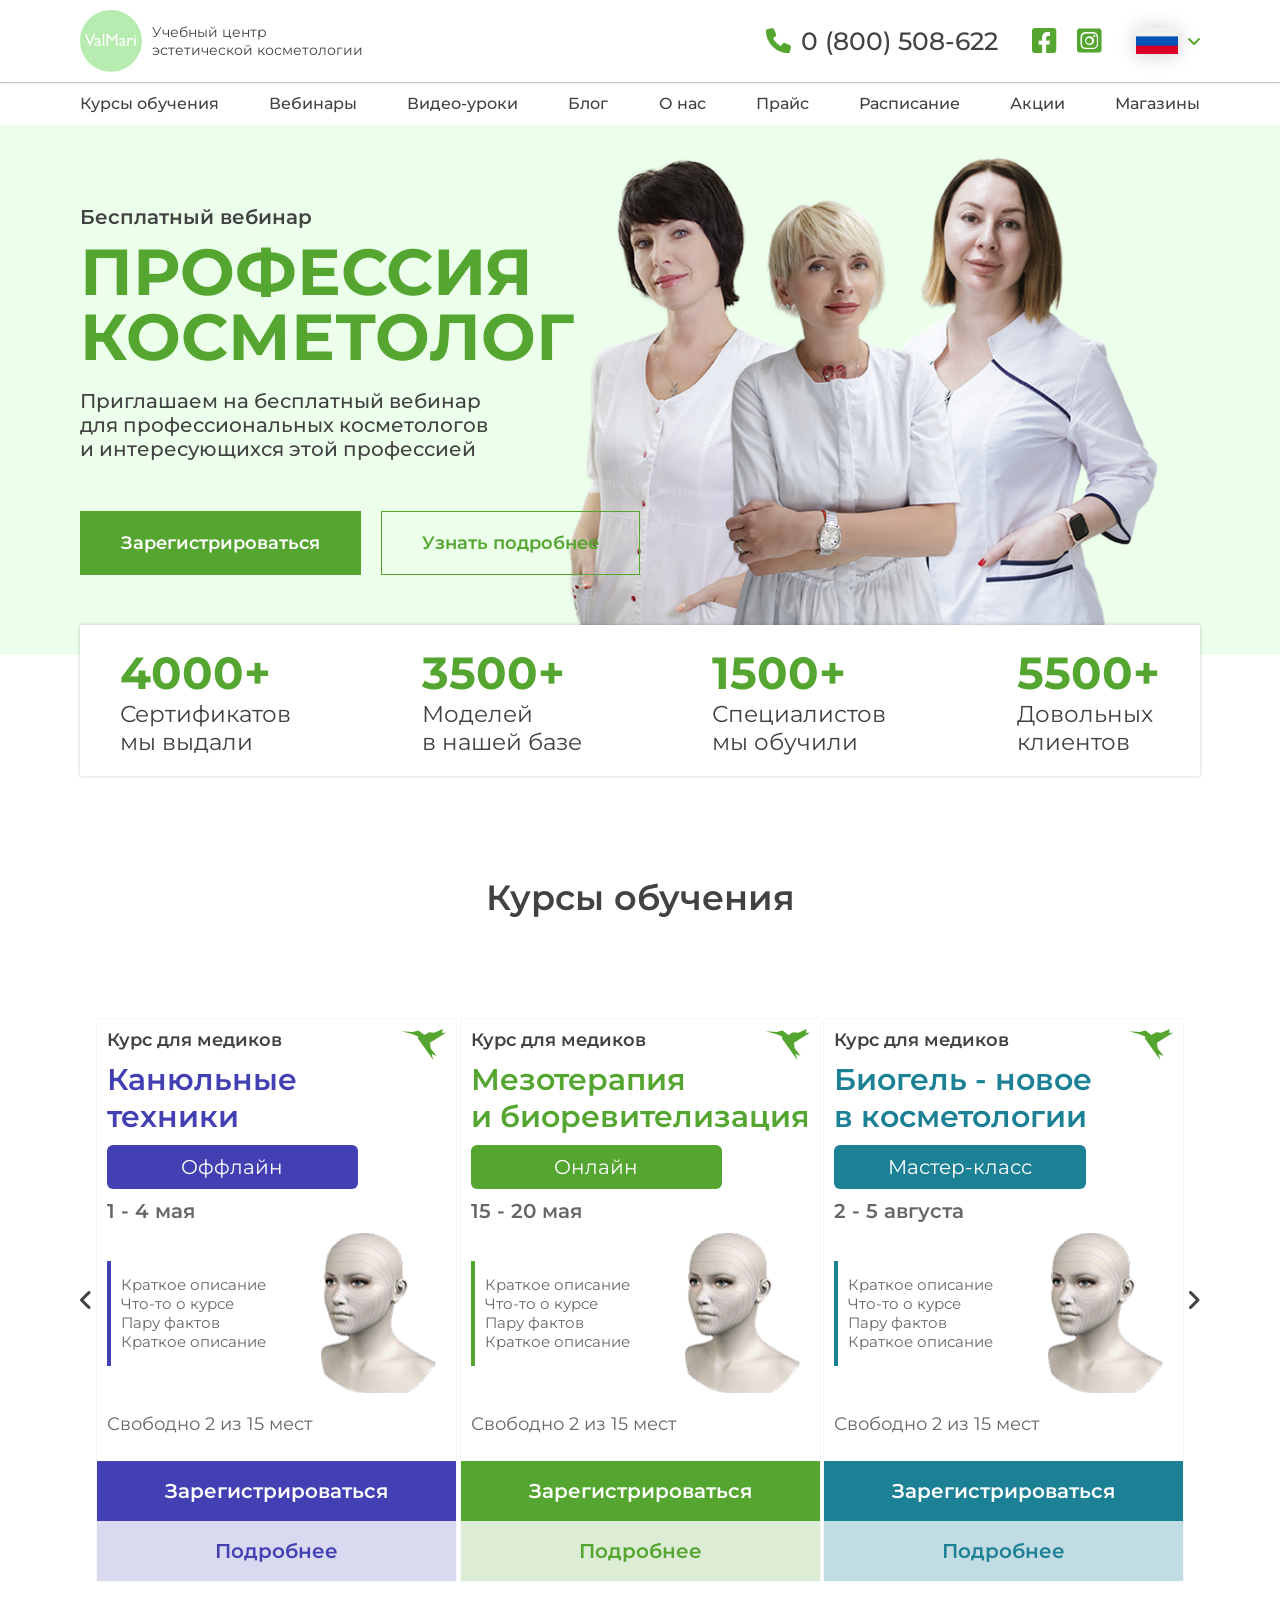
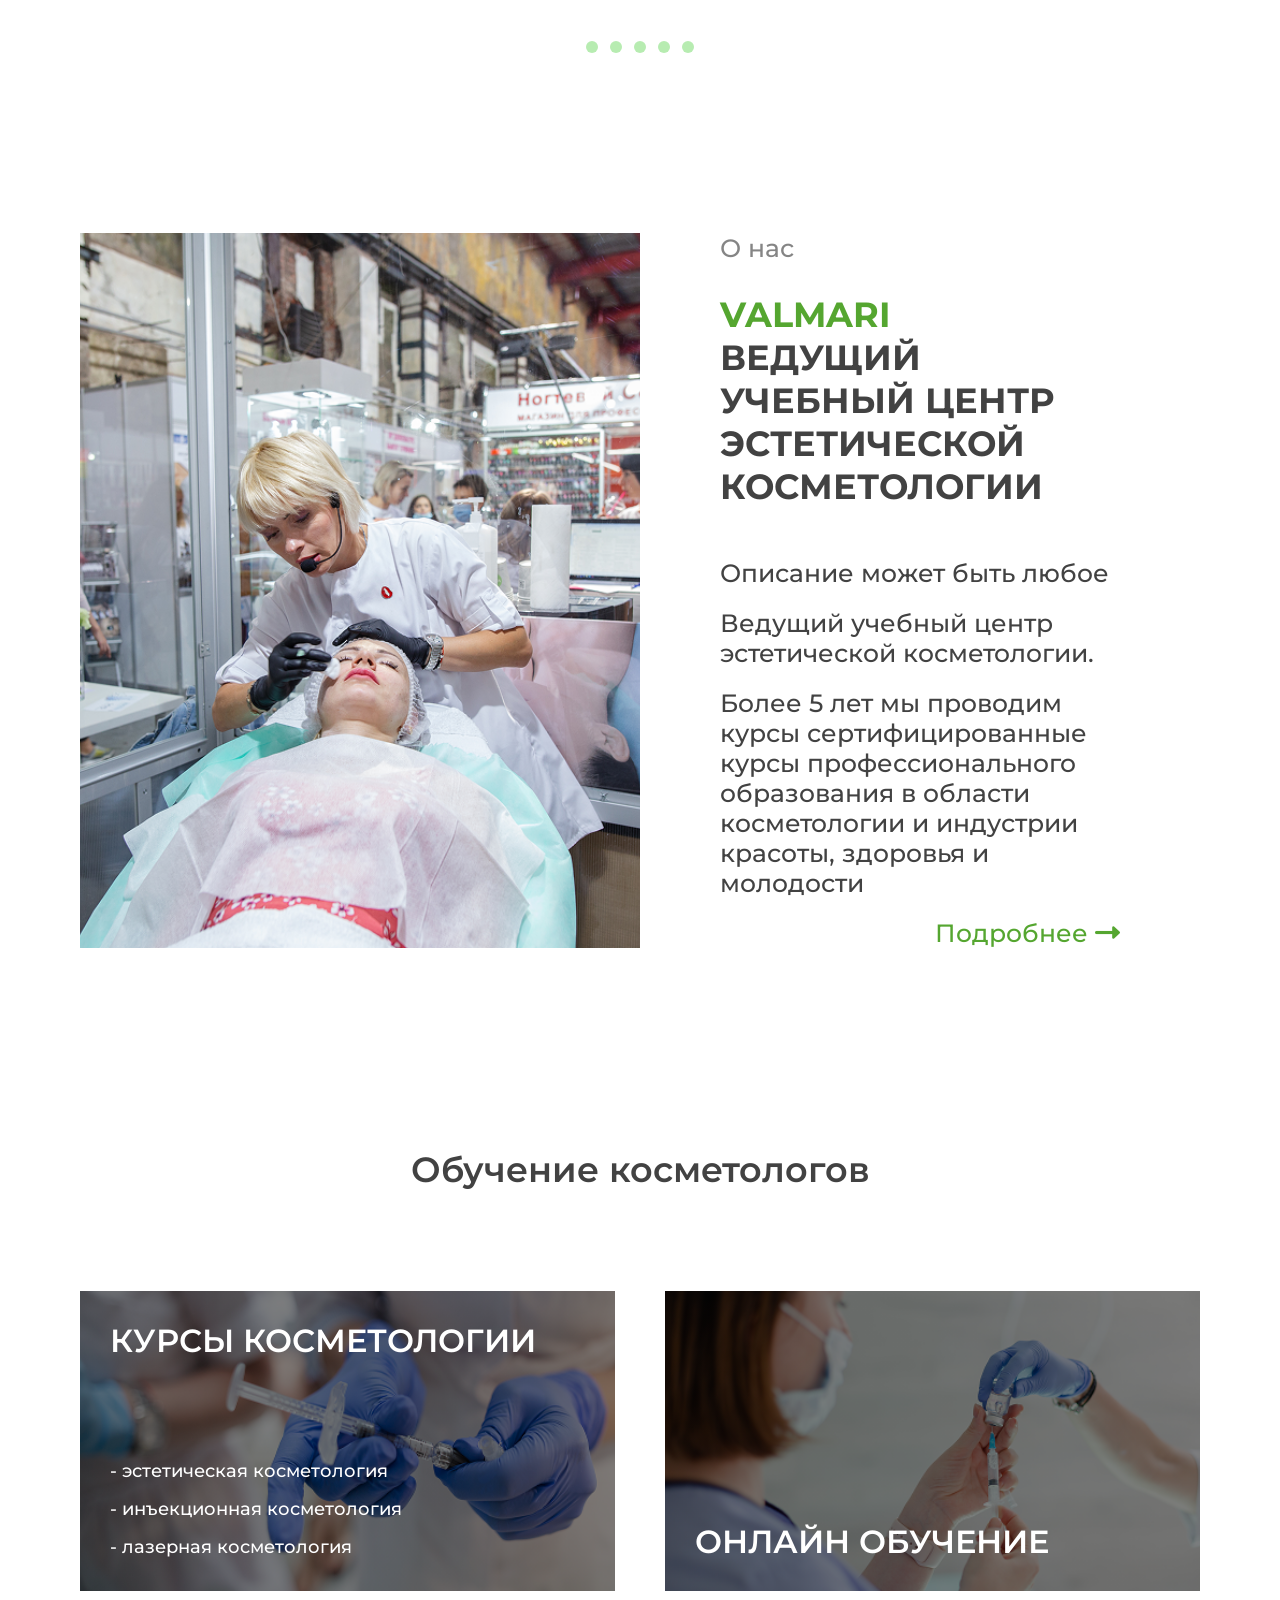
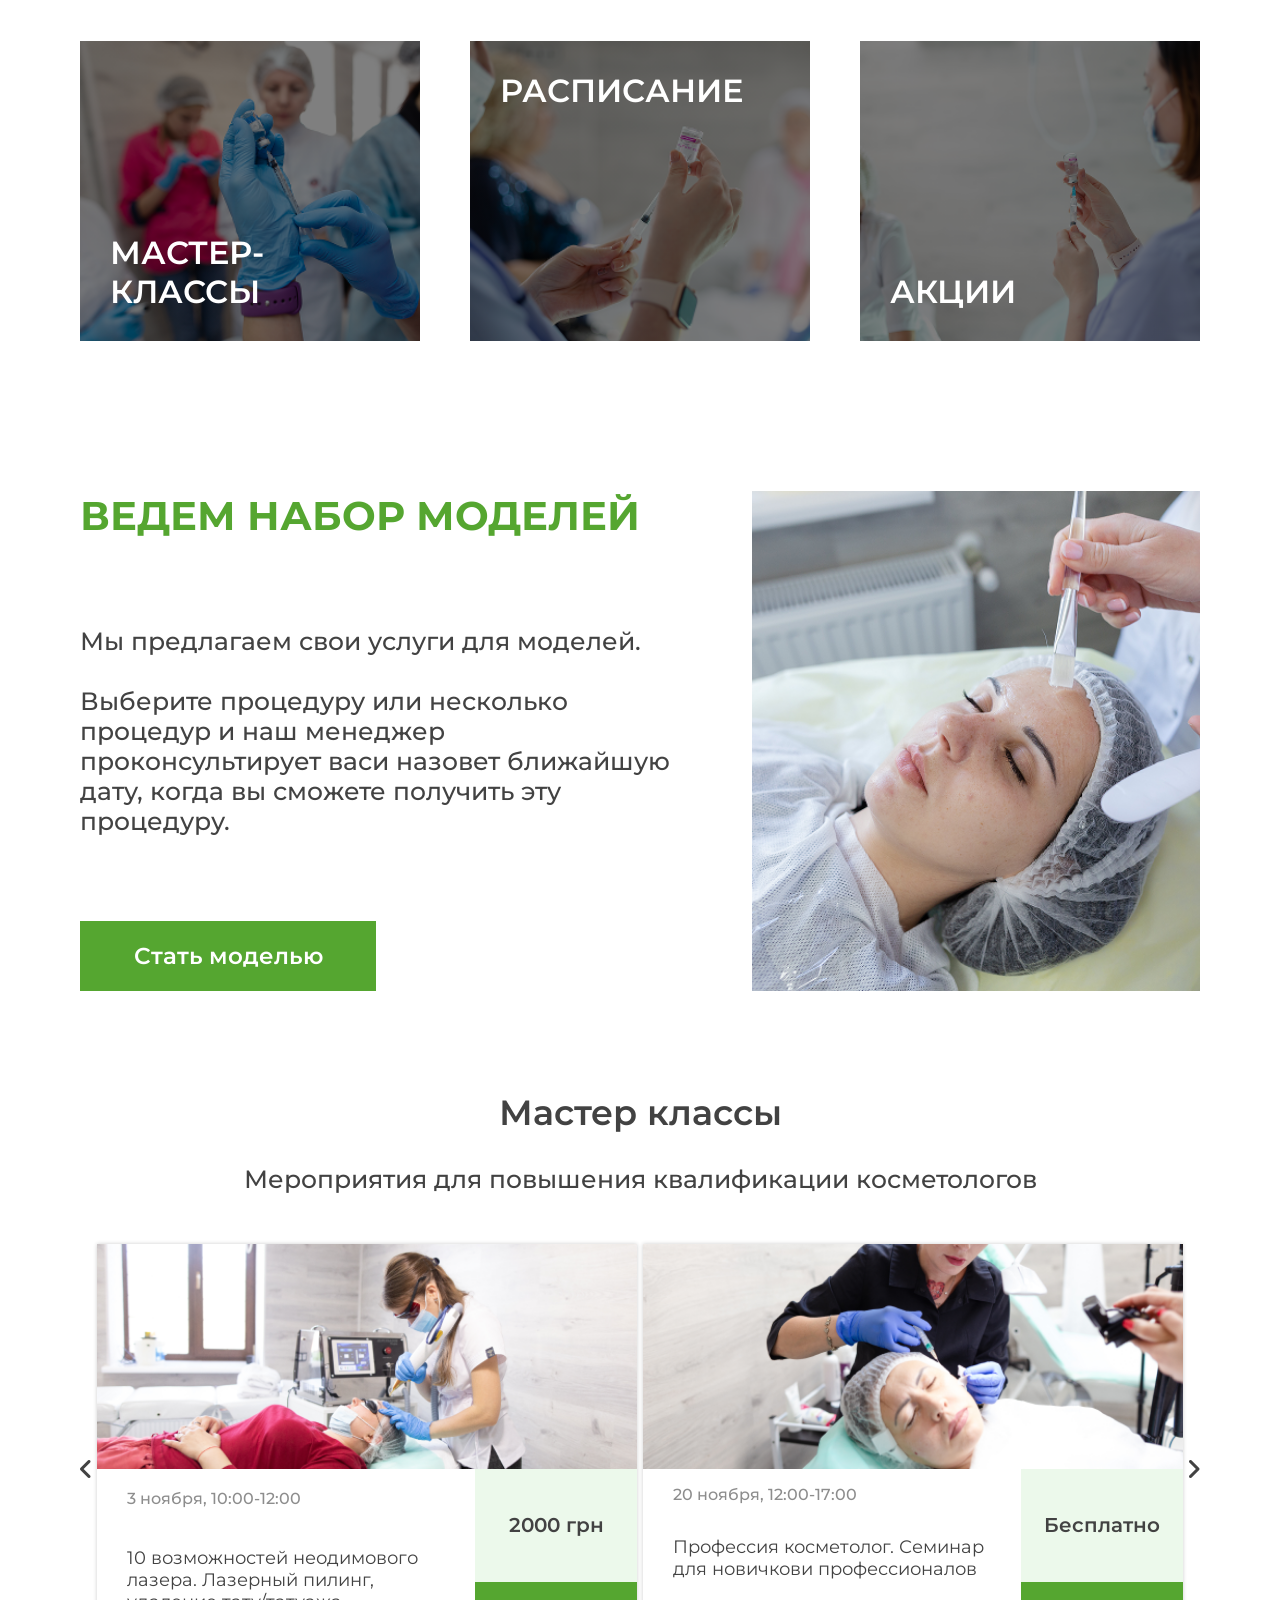
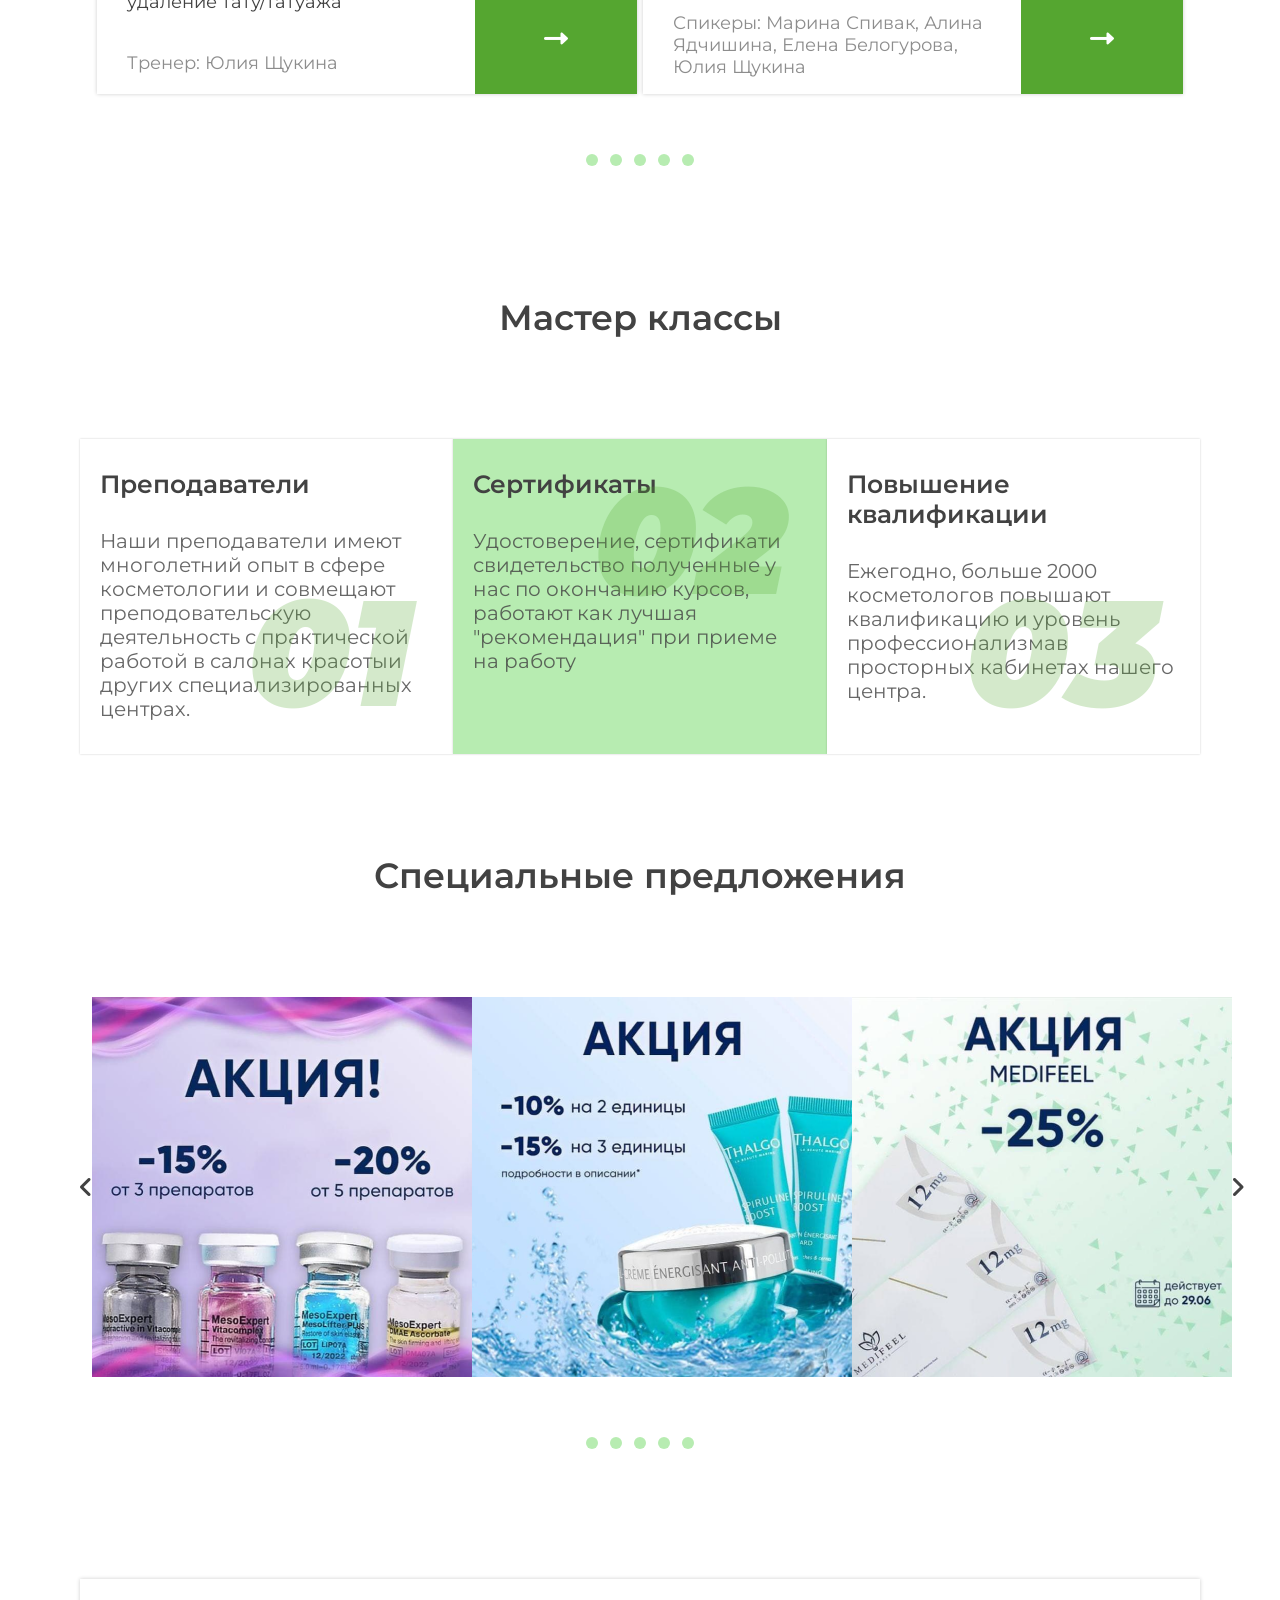
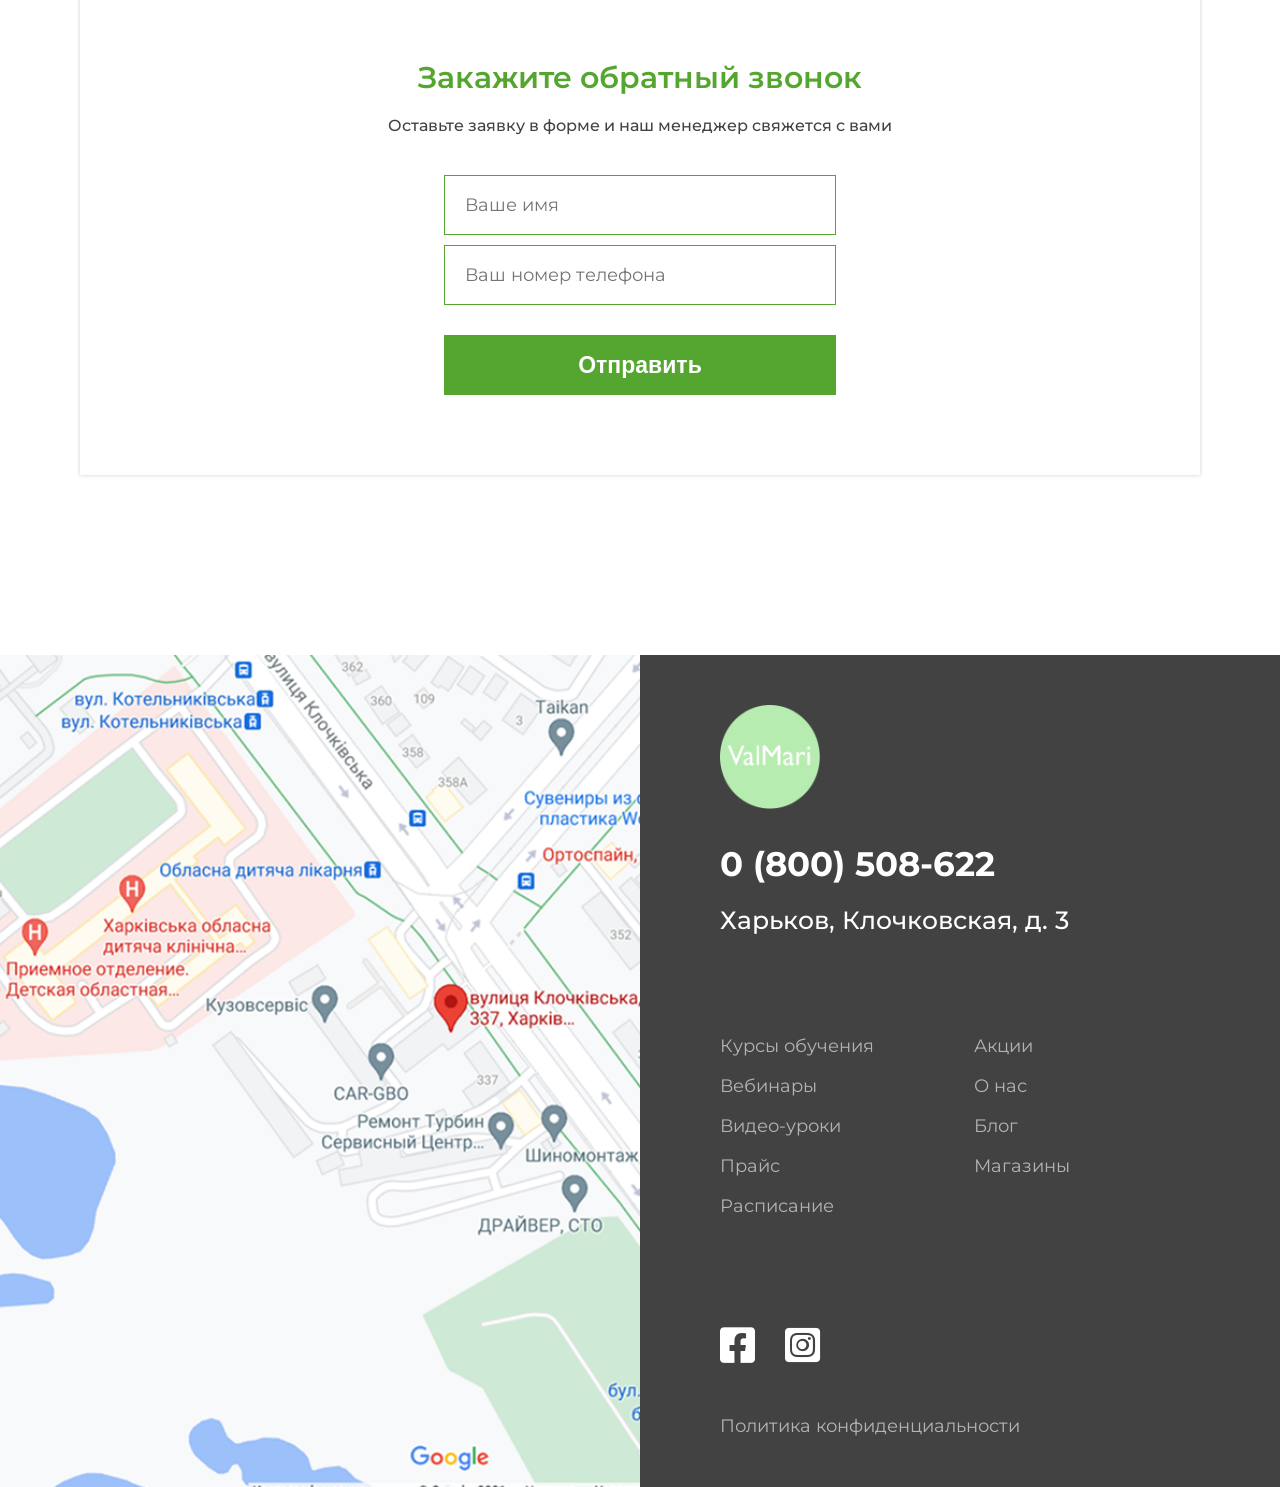
<file: index.html>
<!DOCTYPE html>
<html lang="en">

<head>
    <meta charset="UTF-8">
    <meta name="viewport" content="width=device-width, initial-scale=1.0">
    <title>Главная</title>
    <link rel="stylesheet" href="style.css">
    <link rel="icon" href="/img/icon.png">
    <link rel="stylesheet" href="https://cdnjs.cloudflare.com/ajax/libs/font-awesome/6.0.0-beta3/css/all.min.css">
    <link rel="preconnect" href="https://fonts.googleapis.com">
    <link rel="preconnect" href="https://fonts.gstatic.com" crossorigin>
    <link
        href="https://fonts.googleapis.com/css2?family=Montserrat:wght@100;200;300;400;500;600;700;800;900&display=swap"
        rel="stylesheet">
</head>

<body>
    <noscript>Пожалуйста, включите JS в своем браузере</noscript>
    <header>
        <div class="header-top">
            <div class="header-top-logo">
                <a href="index.html">
                    <img src="img/icon.png" alt="ValMari">
                    <p>Учебный центр <br> эстетической косметологии</p>
                </a>
            </div>
            <div class="header-top-right">
                <a href="error.html" class="header-top-right-phone"><i class="fas fa-phone"></i>0 (800) 508-622</a>
                <a href="error.html" class="header-top-right-facebook"><i class="fab fa-facebook-square"></i></a>
                <a href="error.html" class="header-top-right-instagram"><i class=" fab fa-instagram-square"></i></a>
                <a href="error.html" class="header-top-right-russia"><img src="img/russia_icon.png" alt="russia"><i
                        class="fas fa-angle-down"></i></a>
            </div>
        </div>
        <hr>
        <div class="header-bot">
            <ul>
                <li><a href="courses.html">Курсы обучения</a></li>
                <li><a href="webinars.html">Вебинары</a></li>
                <li><a href="tutorials.html">Видео-уроки</a></li>
                <li><a href="blog.html">Блог</a></li>
                <li><a href="about_us.html">О нас</a></li>
                <li><a href="price.html">Прайс</a></li>
                <li><a href="schedule.html">Расписание</a></li>
                <li><a href="sctock.html">Акции</a></li>
                <li><a href="shops.html">Магазины</a></li>
            </ul>
        </div>
    </header>
    <main>
        <div class="index-main-block-one">
            <div class="index-main-block-one-text">
                <p class="index-main-title-text-one">Бесплатный вебинар</p>
                <p class="index-main-title-text-two">ПРОФЕССИЯ <br> КОСМЕТОЛОГ</p>
                <p class="index-main-title-text-three">Приглашаем на бесплатный вебинар <br> для профессиональных
                    косметологов <br>
                    и интересующихся этой профессией</p>
            </div>
            <div class="index-main-block-one-button">
                <a href="error.html" class="index-main-block-one-button-reg">Зарегистрироваться</a>
                <a href="error.html" class="index-main-block-one-button-inf">Узнать подробнее</a>
            </div>
        </div>
        <div class="index-main-block-two">
            <div class="index-main-block-two-text">
                <p class="index-main-title-text-four">4000+</p>
                <p class="index-main-title-text-five">Сертификатов <br> мы выдали</p>
            </div>
            <div class="index-main-block-two-text">
                <p class="index-main-title-text-four">3500+</p>
                <p class="index-main-title-text-five">Моделей <br> в нашей базе</p>
            </div>
            <div class="index-main-block-two-text">
                <p class="index-main-title-text-four">1500+</p>
                <p class="index-main-title-text-five">Специалистов <br> мы обучили</p>
            </div>
            <div class="index-main-block-two-text">
                <p class="index-main-title-text-four">5500+</p>
                <p class="index-main-title-text-five">Довольных <br> клиентов</p>
            </div>
        </div>
        <p class="main-title-text">Курсы обучения</p>
        <div class="index-main-block-three">
            <a href="error.html"><i class="fas fa-angle-left"></i></a>
            <div class="block-card">
                <img class="block-card-bird-img" src="img/bird_card.svg" alt="Птица">
                <div class="index-main-block-three-card-one">
                    <p class="title-text-card-one">Курс для медиков</p>
                    <p class="title-text-card-two" id="blue-text">Канюльные <br> техники</p>
                    <p class="title-text-card-three" id="blue-format">Оффлайн</p>
                    <p class="title-text-card-date">1 - 4 мая</p>
                </div>
                <div class="index-main-block-three-card-two">
                    <hr id="blue">
                    <div class="block-card-inf-text">
                        <p>Краткое описание</p>
                        <p>Что-то о курсе</p>
                        <p>Пару фактов</p>
                        <p>Краткое описание</p>
                    </div>
                    <img src="img/image_card.png" alt="Картинка">
                </div>
                <div class="index-main-block-three-card-three">
                    <p class="title-text-card-free">Свободно 2 из 15 мест</p>
                </div>
                <div class="index-main-block-three-card-four">
                    <a href="error.html" class="block-card-btn-one" id="blue-btn-one">Зарегистрироваться</a>
                    <a href="error.html" class="block-card-btn-two" id="blue-btn-two">Подробнее</a>
                </div>
            </div>
            <div class="block-card">
                <img class="block-card-bird-img" src="img/bird_card.svg" alt="Птица">
                <div class="index-main-block-three-card-one">
                    <p class="title-text-card-one">Курс для медиков</p>
                    <p class="title-text-card-two" id="green-text">Мезотерапия <br> и биоревителизация</p>
                    <p class="title-text-card-three" id="green-format">Онлайн</p>
                    <p class="title-text-card-date">15 - 20 мая</p>
                </div>
                <div class="index-main-block-three-card-two">
                    <hr id="green">
                    <div class="block-card-inf-text">
                        <p>Краткое описание</p>
                        <p>Что-то о курсе</p>
                        <p>Пару фактов</p>
                        <p>Краткое описание</p>
                    </div>
                    <img src="img/image_card.png" alt="Картинка">
                </div>
                <div class="index-main-block-three-card-three">
                    <p class="title-text-card-free">Свободно 2 из 15 мест</p>
                </div>
                <div class="index-main-block-three-card-four">
                    <a href="error.html" class="block-card-btn-one" id="green-btn-one">Зарегистрироваться</a>
                    <a href="error.html" class="block-card-btn-two" id="green-btn-two">Подробнее</a>
                </div>
            </div>
            <div class="block-card">
                <img class="block-card-bird-img" src="img/bird_card.svg" alt="Птица">
                <div class="index-main-block-three-card-one">
                    <p class="title-text-card-one">Курс для медиков</p>
                    <p class="title-text-card-two" id="aqua-text">Биогель - новое <br> в косметологии</p>
                    <p class="title-text-card-three" id="aqua-format">Мастер-класс</p>
                    <p class="title-text-card-date">2 - 5 августа</p>
                </div>
                <div class="index-main-block-three-card-two">
                    <hr id="aqua">
                    <div class="block-card-inf-text">
                        <p>Краткое описание</p>
                        <p>Что-то о курсе</p>
                        <p>Пару фактов</p>
                        <p>Краткое описание</p>
                    </div>
                    <img src="img/image_card.png" alt="Картинка">
                </div>
                <div class="index-main-block-three-card-three">
                    <p class="title-text-card-free">Свободно 2 из 15 мест</p>
                </div>
                <div class="index-main-block-three-card-four">
                    <a href="error.html" class="block-card-btn-one" id="aqua-btn-one">Зарегистрироваться</a>
                    <a href="error.html" class="block-card-btn-two" id="aqua-btn-two">Подробнее</a>
                </div>
            </div>
            <a href="error.html"><i class="fas fa-angle-right"></i></a>
        </div>
        <div class="slider-btn">
            <a href="error.html"><i class="fas fa-circle"></i></a>
            <a href="error.html"><i class="fas fa-circle"></i></a>
            <a href="error.html"><i class="fas fa-circle"></i></a>
            <a href="error.html"><i class="fas fa-circle"></i></a>
            <a href="error.html"><i class="fas fa-circle"></i></a>
        </div>
        <div class="index-main-block-four">
            <div class="about-us-block-one">
                <img src="img/image_operation.png" alt="Процедура">
            </div>
            <div class="about-us-block-two">
                <p class="title-text-about-us-one">О нас</p>
                <p class="title-text-about-us-two">VALMARI</p>
                <p class="title-text-about-us-three">ВЕДУЩИЙ УЧЕБНЫЙ ЦЕНТР ЭСТЕТИЧЕСКОЙ КОСМЕТОЛОГИИ</p>
                <p class="title-text-about-us-four">Описание может быть любое</p>
                <p class="title-text-about-us-four">Ведущий учебный центр эстетической косметологии. </p>
                <p class="title-text-about-us-four">Более 5 лет мы проводим курсы сертифицированные курсы
                    профессионального образования в области косметологии и индустрии красоты, здоровья и молодости</p>
                <a href="error.html">Подробнее <i class="fas fa-long-arrow-alt-right"></i></a>
            </div>
        </div>
        <p class="main-title-text">Обучение косметологов</p>
        <div class="index-main-block-five">
            <div class="block-card-education-one">
                <div>
                    <p class="title-text-education-one" id="title-text-education-top">КУРСЫ КОСМЕТОЛОГИИ</p>
                    <hr class="title-text-education-hr">
                    <p class="title-text-education-two">- эстетическая косметология</p>
                    <p class="title-text-education-two">- инъекционная косметология</p>
                    <p class="title-text-education-two">- лазерная косметология</p>
                </div>
                <div>
                    <p class="title-text-education-one" id="title-text-education-bot">ОНЛАЙН ОБУЧЕНИЕ</p>
                </div>
            </div>
            <div class="block-card-education-two">
                <div>
                    <p class="title-text-education-one" id="title-text-education-bot">МАСТЕР-КЛАССЫ</p>
                </div>
                <div>
                    <p class="title-text-education-one" id="title-text-education-top">РАСПИСАНИЕ</p>
                </div>
                <div>
                    <p class="title-text-education-one" id="title-text-education-bot">АКЦИИ</p>
                </div>
            </div>
        </div>
        <div class="index-main-block-six">
            <div class="block-model-one">
                <p class="title-text-model-one">ВЕДЕМ НАБОР МОДЕЛЕЙ</p>
                <p class="title-text-model-two">Мы предлагаем свои услуги для моделей. <br><br> Выберите процедуру или
                    несколько процедур и наш менеджер проконсультирует васи назовет ближайшую дату, когда вы сможете
                    получить эту процедуру.</p>
                <a href="error.html" class="btn-model">Стать моделью</a>
            </div>
            <div class="block-model-two"></div>
        </div>
        <p class="main-title-text">Мастер классы</p>
        <p class="title-text-master-one">Мероприятия для повышения квалификации косметологов</p>
        <div class="index-main-block-seven">
            <a href="error.html"><i class="fas fa-angle-left"></i></a>
            <div class="block-master-card">
                <img src="img/master_card_one.png" alt="">
                <div class="master-card-bot">
                    <div class="master-card-bot-left">
                        <p class="title-text-master-card-one">3 ноября, 10:00-12:00</p>
                        <p class="title-text-master-card-two">10 возможностей неодимового лазера. Лазерный пилинг,
                            удаление тату/татуажа</p>
                        <p class="title-text-master-card-three">Тренер: Юлия Щукина</p>
                    </div>
                    <div class="master-card-bot-right">
                        <a href="error.html" class="btn-master-card-one">2000 грн</a>
                        <a href="error.html" class="btn-master-card-two"><i class="fas fa-long-arrow-alt-right"></i></a>
                    </div>
                </div>
            </div>
            <div class="block-master-card">
                <img src="img/master_card_two.png" alt="">
                <div class="master-card-bot">
                    <div class="master-card-bot-left">
                        <p class="title-text-master-card-one">20 ноября, 12:00-17:00</p>
                        <p class="title-text-master-card-two">Профессия косметолог. Семинар для новичкови профессионалов
                        </p>
                        <p class="title-text-master-card-three">Спикеры: Марина Спивак, Алина Ядчишина, Елена
                            Белогурова, Юлия Щукина</p>
                    </div>
                    <div class="master-card-bot-right">
                        <a href="error.html" class="btn-master-card-one">Бесплатно</a>
                        <a href="error.html" class="btn-master-card-two"><i class="fas fa-long-arrow-alt-right"></i></a>
                    </div>
                </div>
            </div>
            <a href="error.html"><i class="fas fa-angle-right"></i></a>
        </div>
        <div class="slider-btn">
            <a href="error.html"><i class="fas fa-circle"></i></a>
            <a href="error.html"><i class="fas fa-circle"></i></a>
            <a href="error.html"><i class="fas fa-circle"></i></a>
            <a href="error.html"><i class="fas fa-circle"></i></a>
            <a href="error.html"><i class="fas fa-circle"></i></a>
        </div>
        <p class="main-title-text">Мастер классы</p>
        <div class="index-main-block-eight">
            <div class="card-why-we-white-one">
                <p class="title-text-why-we-one">Преподаватели</p>
                <p class="title-text-why-we-two">Наши преподаватели имеют многолетний опыт в сфере косметологии и
                    совмещают преподовательскую деятельность с практической работой в салонах красотыи других
                    специализированных центрах.</p>
            </div>
            <div class="card-why-we-green">
                <p class="title-text-why-we-one">Сертификаты</p>
                <p class="title-text-why-we-two">Удостоверение, сертификати свидетельство полученные у нас по окончанию
                    курсов, работают как лучшая "рекомендация" при приеме на работу</p>
            </div>
            <div class="card-why-we-white-two">
                <p class="title-text-why-we-one">Повышение квалификации</p>
                <p class="title-text-why-we-two">Ежегодно, больше 2000 косметологов повышают квалификацию и уровень
                    профессионализмав просторных кабинетах нашего центра.</p>
            </div>
        </div>
        <p class="main-title-text">Специальные предложения</p>
        <div class="index-main-block-nine">
            <a href="error.html"><i class="fas fa-angle-left"></i></a>
            <img src="img/promotion_one.png" alt="Акция">
            <img src="img/promotion_two.png" alt="Акция">
            <img src="img/promotion_three.png" alt="Акция">
            <a href="error.html"><i class="fas fa-angle-right"></i></a>
        </div>
        <div class="slider-btn">
            <a href="error.html"><i class="fas fa-circle"></i></a>
            <a href="error.html"><i class="fas fa-circle"></i></a>
            <a href="error.html"><i class="fas fa-circle"></i></a>
            <a href="error.html"><i class="fas fa-circle"></i></a>
            <a href="error.html"><i class="fas fa-circle"></i></a>
        </div>
        <div class="index-main-block-ten">
            <p class="title-text-form-one">Закажите обратный звонок</p>
            <p class="title-text-form-two">Оставьте заявку в форме и наш менеджер свяжется с вами</p>
            <form action="error.html">
                <input type="text" placeholder="Ваше имя" required>
                <input type="text" placeholder="Ваш номер телефона" required>
                <button>Отправить</button>
            </form>
        </div>
    </main>
    <footer>
        <div class="footer-left">
            <a
                href="https://www.google.com/maps/place/%D0%B2%D1%83%D0%BB%D0%B8%D1%86%D1%8F+%D0%9A%D0%BB%D0%BE%D1%87%D0%BA%D1%96%D0%B2%D1%81%D1%8C%D0%BA%D0%B0,+3,+%D0%A5%D0%B0%D1%80%D0%BA%D1%96%D0%B2,+%D0%A5%D0%B0%D1%80%D0%BA%D1%96%D0%B2%D1%81%D1%8C%D0%BA%D0%B0+%D0%BE%D0%B1%D0%BB%D0%B0%D1%81%D1%82%D1%8C,+%D0%A3%D0%BA%D1%80%D0%B0%D0%B8%D0%BD%D0%B0,+61000/data=!4m2!3m1!1s0x4127a0fa755e45e7:0x65ec04f8b0410828?sa=X&ved=1t:242&ictx=111">
                <img src="img/location.png" alt="Точка на карте">
            </a>
        </div>
        <div class="footer-right">
            <div class="footer-right-one">
                <img src="img/icon.png" alt="ValMari">
                <p class="footer-number">0 (800) 508-622</p>
                <p class="footer-location">Харьков, Клочковская, д. 3</p>
            </div>
            <div class="footer-right-two">
                <ul class="footer-ul-one">
                    <li><a href="courses.html">Курсы обучения</a></li>
                    <li><a href="webinars.html">Вебинары</a></li>
                    <li><a href="tutorials.html">Видео-уроки</a></li>
                    <li><a href="price.html">Прайс</a></li>
                    <li><a href="schedule.html">Расписание</a></li>
                </ul>
                <ul class="footer-ul-two">
                    <li><a href="sctock.html">Акции</a></li>
                    <li><a href="about_us.html">О нас</a></li>
                    <li><a href="blog.html">Блог</a></li>
                    <li><a href="shops.html">Магазины</a></li>
                </ul>
            </div>
            <div class="footer-right-three">
                <a href="error.html"><i class="fab fa-facebook-square"></i></a>
                <div class="card-master">

                </div>
                <div class="card-master"></div>
                <a href="error.html"><i class=" fab fa-instagram-square"></i></a>
            </div>
            <div class="footer-right-four">
                <a href="error.html">Политика конфиденциальности</a>
            </div>
        </div>
    </footer>
    <script src="script.js"></script>
</body>

</html>
</file>
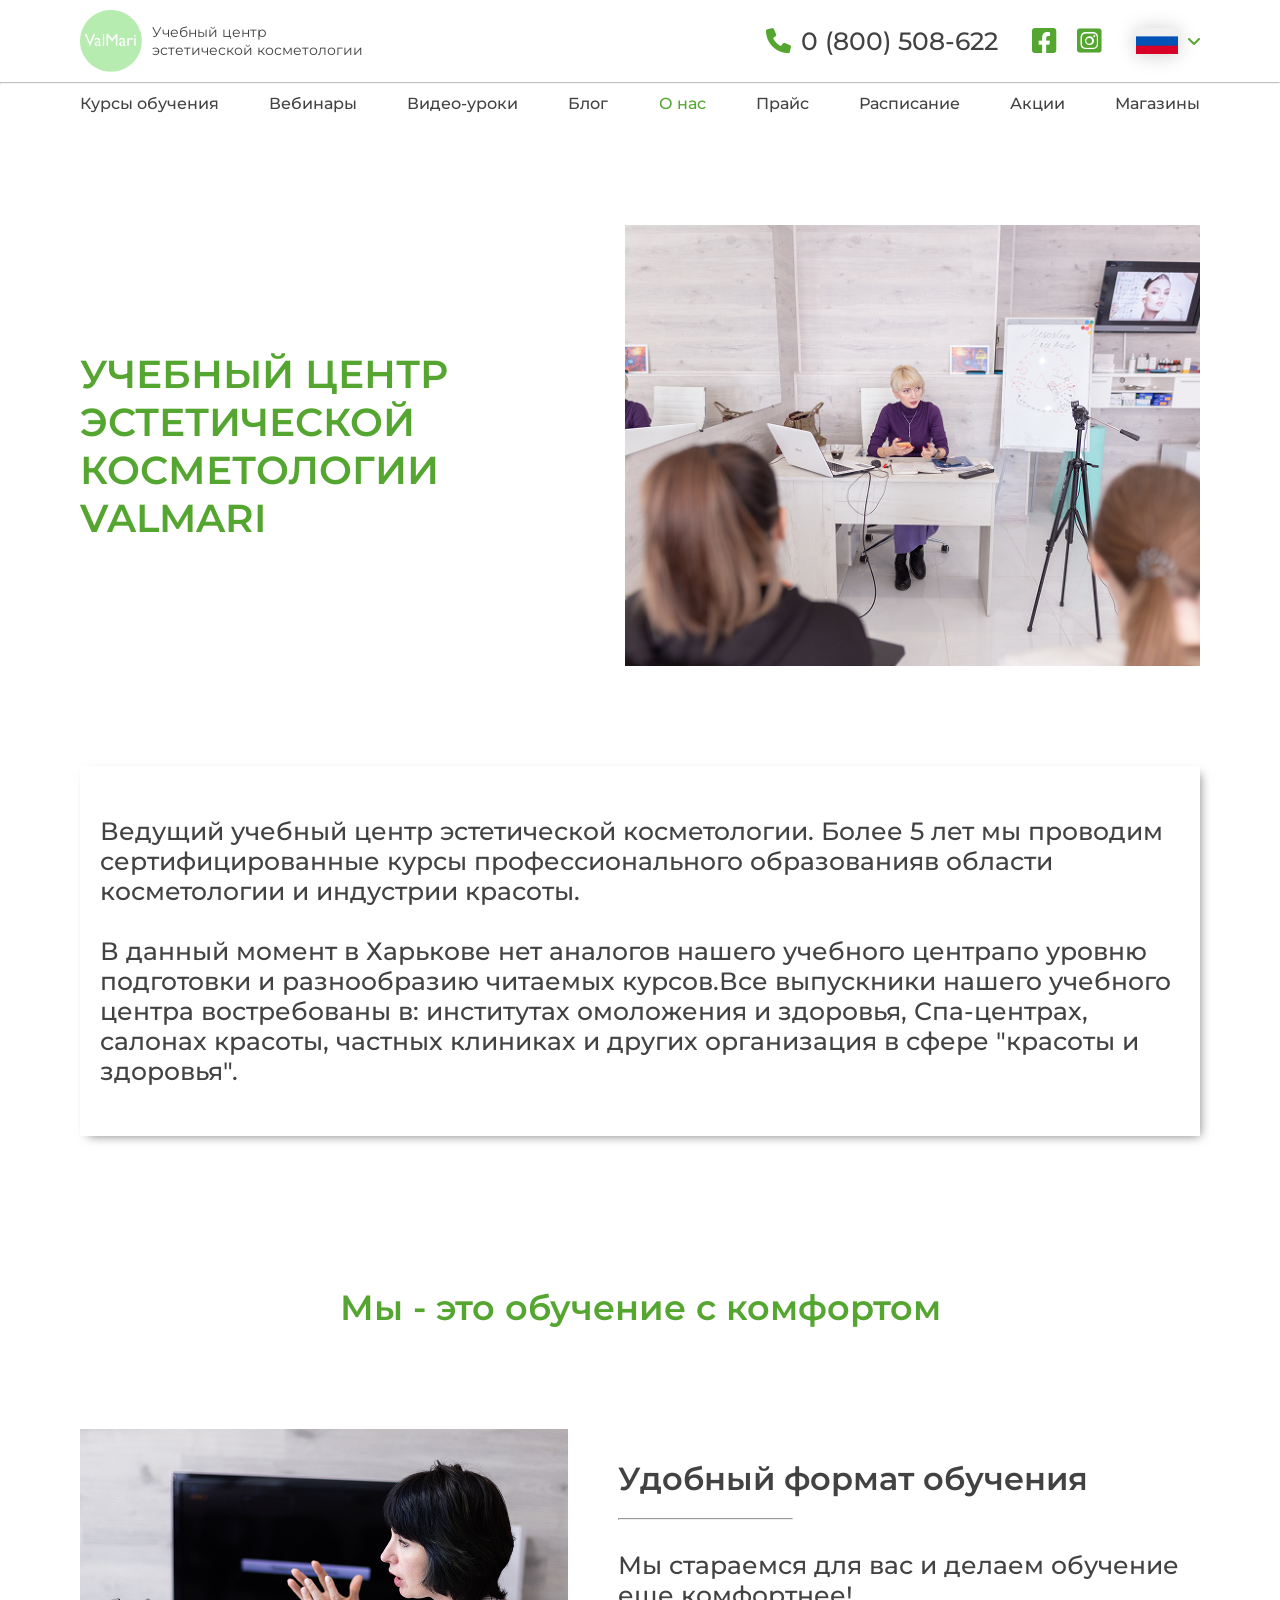
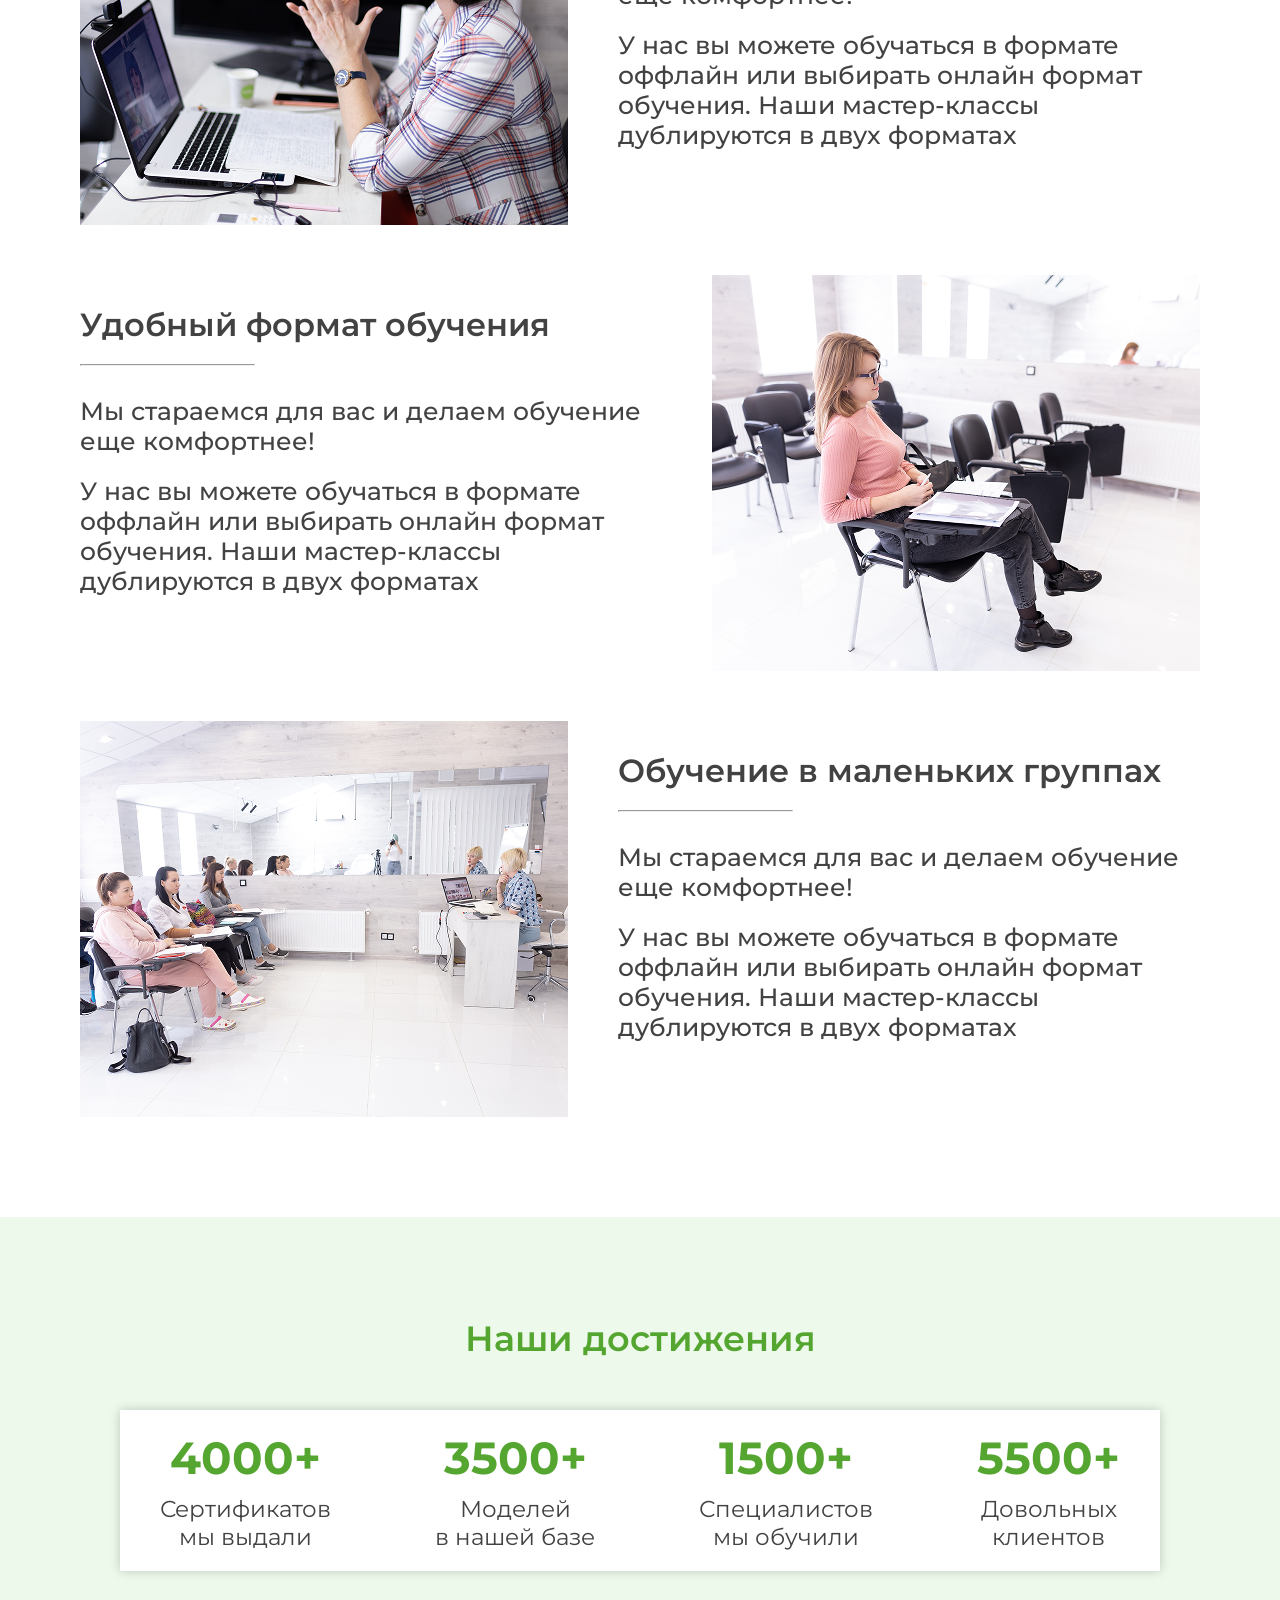
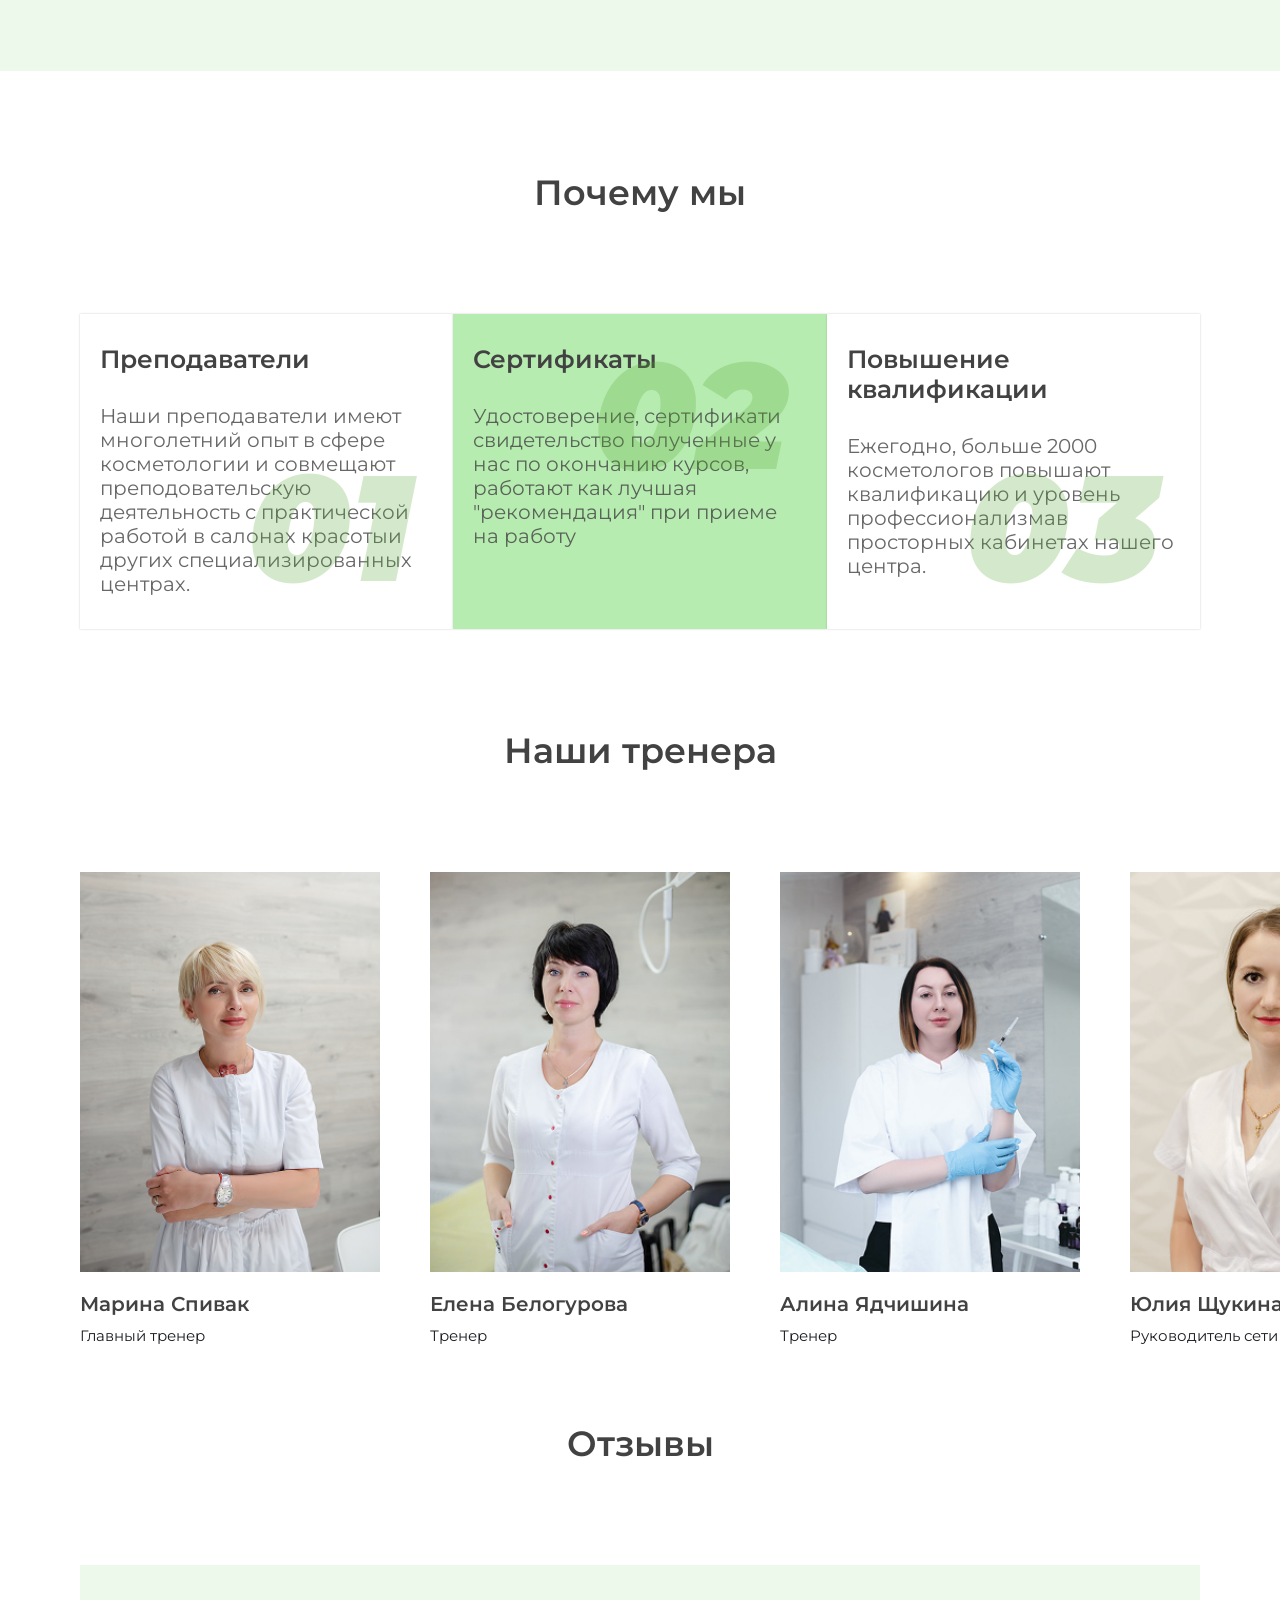
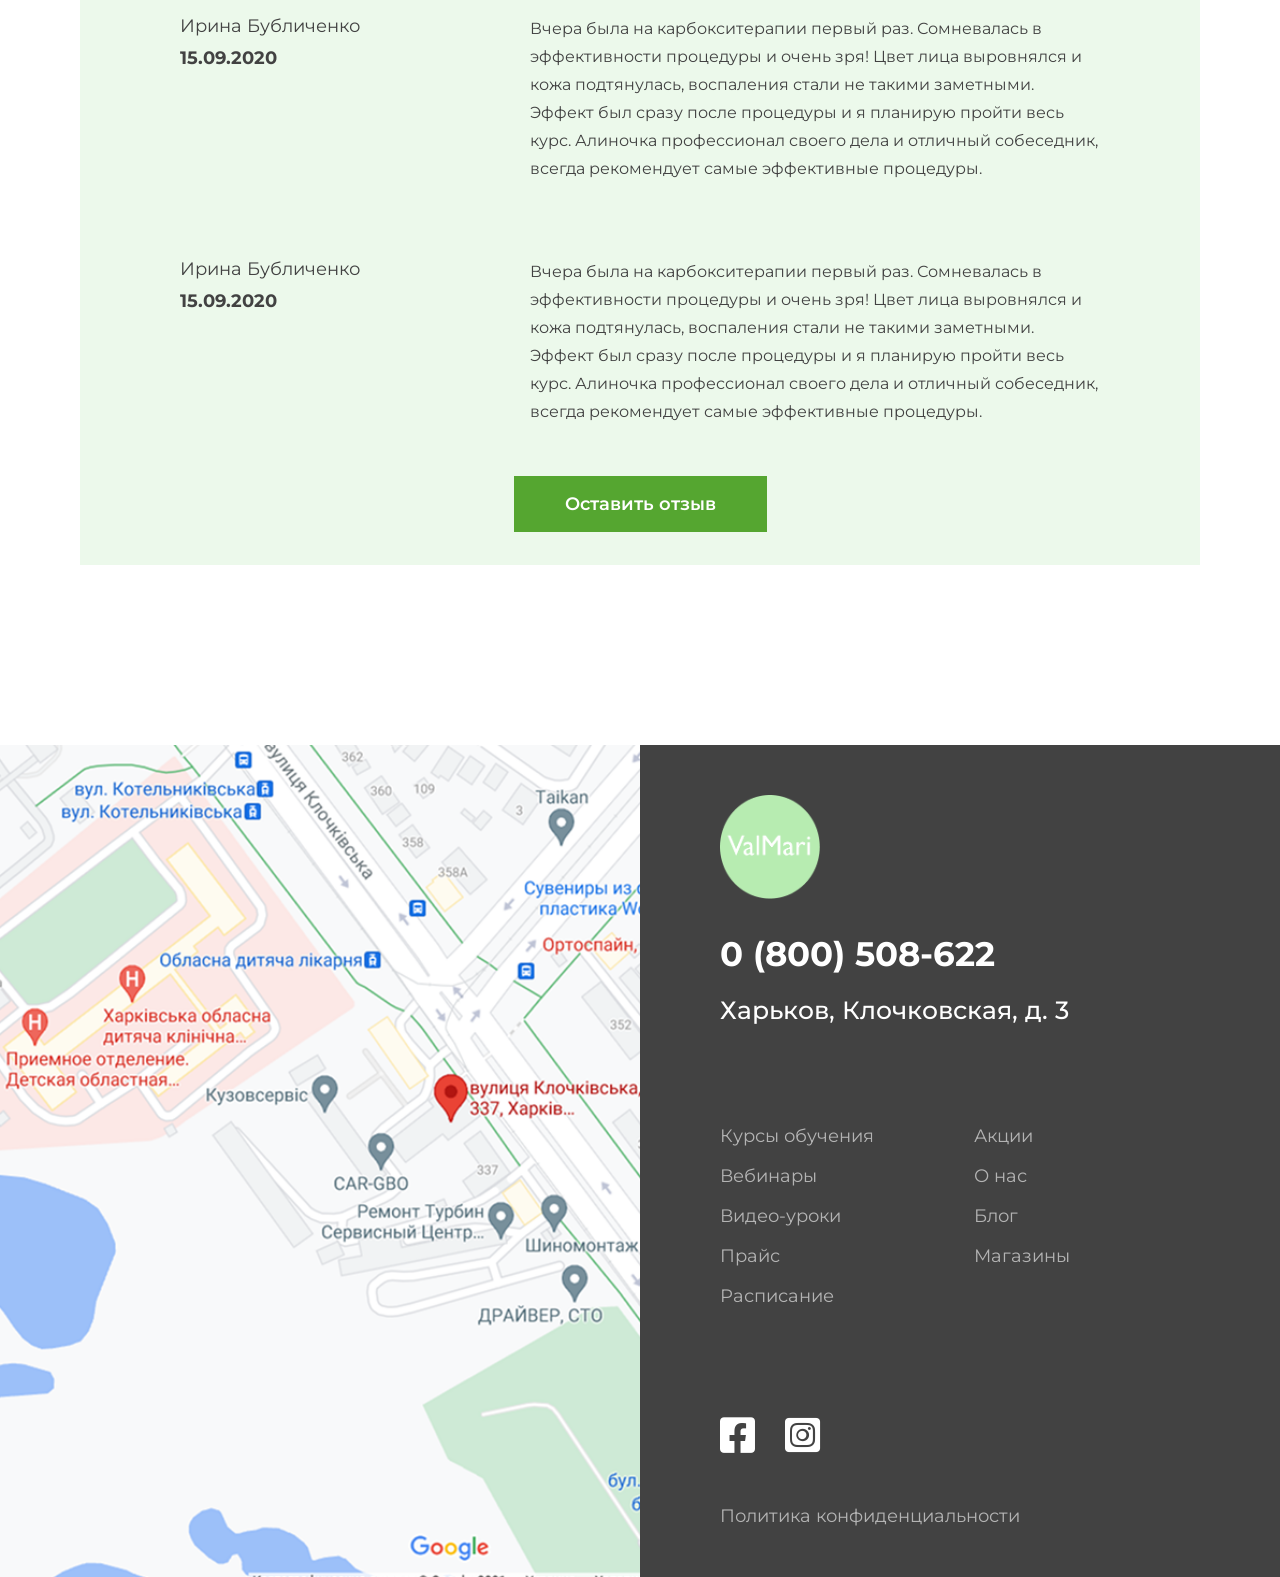
<file: about_us.html>
<!DOCTYPE html>
<html lang="en">

<head>
    <meta charset="UTF-8">
    <meta name="viewport" content="width=device-width, initial-scale=1.0">
    <title>О нас</title>
    <link rel="stylesheet" href="style.css">
    <link rel="icon" href="/img/icon.png">
    <link rel="stylesheet" href="https://cdnjs.cloudflare.com/ajax/libs/font-awesome/6.0.0-beta3/css/all.min.css">
    <link rel="preconnect" href="https://fonts.googleapis.com">
    <link rel="preconnect" href="https://fonts.gstatic.com" crossorigin>
    <link
        href="https://fonts.googleapis.com/css2?family=Montserrat:wght@100;200;300;400;500;600;700;800;900&display=swap"
        rel="stylesheet">
</head>

<body>
    <noscript>Пожалуйста, включите JS в своем браузере</noscript>
    <header>
        <div class="header-top">
            <div class="header-top-logo">
                <a href="index.html">
                    <img src="img/icon.png" alt="ValMari">
                    <p>Учебный центр <br> эстетической косметологии</p>
                </a>
            </div>
            <div class="header-top-right">
                <a href="#" class="header-top-right-phone"><i class="fas fa-phone"></i>0 (800) 508-622</a>
                <a href="#" class="header-top-right-facebook"><i class="fab fa-facebook-square"></i></a>
                <a href="#" class="header-top-right-instagram"><i class=" fab fa-instagram-square"></i></a>
                <a href="#" class="header-top-right-russia"><img src="img/russia_icon.png" alt="russia"><i
                        class="fas fa-angle-down"></i></a>
            </div>
        </div>
        <hr>
        <div class="header-bot">
            <ul>
                <li><a href="courses.html">Курсы обучения</a></li>
                <li><a href="webinars.html">Вебинары</a></li>
                <li><a href="tutorials.html">Видео-уроки</a></li>
                <li><a href="blog.html">Блог</a></li>
                <li><a href="about_us.html" class="active">О нас</a></li>
                <li><a href="price.html">Прайс</a></li>
                <li><a href="schedule.html">Расписание</a></li>
                <li><a href="sctock.html">Акции</a></li>
                <li><a href="shops.html">Магазины</a></li>
            </ul>
        </div>
    </header>
    <main>
        <div class="about_us-main-block-one">
            <p>УЧЕБНЫЙ ЦЕНТР <br> ЭСТЕТИЧЕСКОЙ <br> КОСМЕТОЛОГИИ VALMARI</p>
            <img src="img/about_us_banner.png" alt="О нас">
        </div>
        <div class="about_us-main-block-two">
            <p>Ведущий учебный центр эстетической косметологии. Более 5 лет мы проводим сертифицированные курсы
                профессионального образованияв области косметологии и индустрии красоты.</p>
            <p>В данный момент в Харькове нет аналогов нашего учебного центрапо уровню подготовки и разнообразию
                читаемых курсов.Все выпускники нашего учебного центра востребованы в: институтах омоложения и здоровья,
                Спа-центрах, салонах красоты, частных клиниках и других организация в сфере "красоты и здоровья". </p>
        </div>
        <p class="title-text-we-edu">Мы - это обучение с комфортом</p>
        <div class="about_us-main-block-three">
            <div class="we-edu-block">
                <img src="img/we_edu_one.png" alt="Формат">
                <div class="we-edu-block-text">
                    <p class="title-text-we-edu-one">Удобный формат обучения</p>
                    <hr>
                    <p class="title-text-we-edu-two">Мы стараемся для вас и делаем обучение еще комфортнее!</p>
                    <p class="title-text-we-edu-two">У нас вы можете обучаться в формате оффлайн или выбирать онлайн
                        формат обучения. Наши мастер-классы дублируются в двух форматах</p>
                </div>
            </div>
            <div class="we-edu-block">
                <div class="we-edu-block-text">
                    <p class="title-text-we-edu-one">Удобный формат обучения</p>
                    <hr>
                    <p class="title-text-we-edu-two">Мы стараемся для вас и делаем обучение еще комфортнее!</p>
                    <p class="title-text-we-edu-two">У нас вы можете обучаться в формате оффлайн или выбирать онлайн
                        формат обучения. Наши мастер-классы дублируются в двух форматах</p>
                </div>
                <img src="img/we_edu_two.png" alt="Формат">
            </div>
            <div class="we-edu-block">
                <img src="img/we_edu_three.png" alt="Формат">
                <div class="we-edu-block-text">
                    <p class="title-text-we-edu-one">Обучение в маленьких группах</p>
                    <hr>
                    <p class="title-text-we-edu-two">Мы стараемся для вас и делаем обучение еще комфортнее!</p>
                    <p class="title-text-we-edu-two">У нас вы можете обучаться в формате оффлайн или выбирать онлайн
                        формат обучения. Наши мастер-классы дублируются в двух форматах</p>
                </div>
            </div>
        </div>
        <div class="about_us-main-block-four">
            <p class="title-text-achievements">Наши достижения</p>
            <div class="block-achievements">
                <div class="achievements">
                    <p class="title-text-achievements-one">4000+</p>
                    <p class="title-text-achievements-two">Сертификатов <br> мы выдали</p>
                </div>
                <div class="achievements">
                    <p class="title-text-achievements-one">3500+</p>
                    <p class="title-text-achievements-two">Моделей <br> в нашей базе</p>
                </div>
                <div class="achievements">
                    <p class="title-text-achievements-one">1500+</p>
                    <p class="title-text-achievements-two">Специалистов <br> мы обучили</p>
                </div>
                <div class="achievements">
                    <p class="title-text-achievements-one">5500+</p>
                    <p class="title-text-achievements-two">Довольных <br> клиентов</p>
                </div>
            </div>
        </div>
        <p class="main-title-text">Почему мы</p>
        <div class="index-main-block-eight">
            <div class="card-why-we-white-one">
                <p class="title-text-why-we-one">Преподаватели</p>
                <p class="title-text-why-we-two">Наши преподаватели имеют многолетний опыт в сфере косметологии и
                    совмещают преподовательскую деятельность с практической работой в салонах красотыи других
                    специализированных центрах.</p>
            </div>
            <div class="card-why-we-green">
                <p class="title-text-why-we-one">Сертификаты</p>
                <p class="title-text-why-we-two">Удостоверение, сертификати свидетельство полученные у нас по окончанию
                    курсов, работают как лучшая "рекомендация" при приеме на работу</p>
            </div>
            <div class="card-why-we-white-two">
                <p class="title-text-why-we-one">Повышение квалификации</p>
                <p class="title-text-why-we-two">Ежегодно, больше 2000 косметологов повышают квалификацию и уровень
                    профессионализмав просторных кабинетах нашего центра.</p>
            </div>
        </div>
        <p class="main-title-text">Наши тренера</p>
        <div class="about_us-main-block-six">
            <div class="card-trainer">
                <img src="img/trainer_one.png" alt="Тренер 1">
                <p class="card-trainer-title-text-one">Марина Спивак</p>
                <p class="card-trainer-title-text-two">Главный тренер</p>
            </div>
            <div class="card-trainer">
                <img src="img/trainer_two.png" alt="Тренер 2">
                <p class="card-trainer-title-text-one">Елена Белогурова</p>
                <p class="card-trainer-title-text-two">Тренер</p>
            </div>
            <div class="card-trainer">
                <img src="img/trainer_three.png" alt="Тренер 3">
                <p class="card-trainer-title-text-one">Алина Ядчишина</p>
                <p class="card-trainer-title-text-two">Тренер</p>
            </div>
            <div class="card-trainer">
                <img src="img/trainer_four.png" alt="Тренер 4">
                <p class="card-trainer-title-text-one">Юлия Щукина</p>
                <p class="card-trainer-title-text-two">Руководитель сети клиник LAZERINI</p>
            </div>
        </div>
        <p class="main-title-text">Отзывы</p>
        <div class="about_us-main-block-seven">
            <div class="review-card">
                <div class="review-card-left">
                    <p class="review-card-title-text-one">Ирина Бубличенко</p>
                    <p class="review-card-title-text-two">15.09.2020</p>
                </div>
                <div class="review-card-right">
                    <p class="review-card-title-text-three">Вчера была на карбокситерапии первый раз. Сомневалась в
                        эффективности процедуры и очень зря! Цвет лица выровнялся и кожа подтянулась, воспаления стали
                        не такими заметными. Эффект был сразу после процедуры и я планирую пройти весь курс. Алиночка
                        профессионал своего дела и отличный собеседник, всегда рекомендует самые эффективные процедуры.
                    </p>
                </div>
            </div>
            <div class="review-card">
                <div class="review-card-left">
                    <p class="review-card-title-text-one">Ирина Бубличенко</p>
                    <p class="review-card-title-text-two">15.09.2020</p>
                </div>
                <div class="review-card-right">
                    <p class="review-card-title-text-three">Вчера была на карбокситерапии первый раз. Сомневалась в
                        эффективности процедуры и очень зря! Цвет лица выровнялся и кожа подтянулась, воспаления стали
                        не такими заметными. Эффект был сразу после процедуры и я планирую пройти весь курс. Алиночка
                        профессионал своего дела и отличный собеседник, всегда рекомендует самые эффективные процедуры.
                    </p>
                </div>
            </div>
            <div class="review-card">
                <div class="review-card-left">
                    <p class="review-card-title-text-one">Ирина Бубличенко</p>
                    <p class="review-card-title-text-two">15.09.2020</p>
                </div>
                <div class="review-card-right">
                    <p class="review-card-title-text-three">Вчера была на карбокситерапии первый раз. Сомневалась в
                        эффективности процедуры и очень зря! Цвет лица выровнялся и кожа подтянулась, воспаления стали
                        не такими заметными. Эффект был сразу после процедуры и я планирую пройти весь курс. Алиночка
                        профессионал своего дела и отличный собеседник, всегда рекомендует самые эффективные процедуры.
                    </p>
                </div>
            </div>
            <div class="review-card">
                <div class="review-card-left">
                    <p class="review-card-title-text-one">Ирина Бубличенко</p>
                    <p class="review-card-title-text-two">15.09.2020</p>
                </div>
                <div class="review-card-right">
                    <p class="review-card-title-text-three">Вчера была на карбокситерапии первый раз. Сомневалась в
                        эффективности процедуры и очень зря! Цвет лица выровнялся и кожа подтянулась, воспаления стали
                        не такими заметными. Эффект был сразу после процедуры и я планирую пройти весь курс. Алиночка
                        профессионал своего дела и отличный собеседник, всегда рекомендует самые эффективные процедуры.
                    </p>
                </div>
            </div>
            <div class="review-card">
                <div class="review-card-left">
                    <p class="review-card-title-text-one">Ирина Бубличенко</p>
                    <p class="review-card-title-text-two">15.09.2020</p>
                </div>
                <div class="review-card-right">
                    <p class="review-card-title-text-three">Вчера была на карбокситерапии первый раз. Сомневалась в
                        эффективности процедуры и очень зря! Цвет лица выровнялся и кожа подтянулась, воспаления стали
                        не такими заметными. Эффект был сразу после процедуры и я планирую пройти весь курс. Алиночка
                        профессионал своего дела и отличный собеседник, всегда рекомендует самые эффективные процедуры.
                    </p>
                </div>
            </div>
            <div class="review-card">
                <div class="review-card-left">
                    <p class="review-card-title-text-one">Ирина Бубличенко</p>
                    <p class="review-card-title-text-two">15.09.2020</p>
                </div>
                <div class="review-card-right">
                    <p class="review-card-title-text-three">Вчера была на карбокситерапии первый раз. Сомневалась в
                        эффективности процедуры и очень зря! Цвет лица выровнялся и кожа подтянулась, воспаления стали
                        не такими заметными. Эффект был сразу после процедуры и я планирую пройти весь курс. Алиночка
                        профессионал своего дела и отличный собеседник, всегда рекомендует самые эффективные процедуры.
                    </p>
                </div>
            </div>
            <div class="review-card">
                <div class="review-card-left">
                    <p class="review-card-title-text-one">Ирина Бубличенко</p>
                    <p class="review-card-title-text-two">15.09.2020</p>
                </div>
                <div class="review-card-right">
                    <p class="review-card-title-text-three">Вчера была на карбокситерапии первый раз. Сомневалась в
                        эффективности процедуры и очень зря! Цвет лица выровнялся и кожа подтянулась, воспаления стали
                        не такими заметными. Эффект был сразу после процедуры и я планирую пройти весь курс. Алиночка
                        профессионал своего дела и отличный собеседник, всегда рекомендует самые эффективные процедуры.
                    </p>
                </div>
            </div>
            <div class="review-card">
                <div class="review-card-left">
                    <p class="review-card-title-text-one">Ирина Бубличенко</p>
                    <p class="review-card-title-text-two">15.09.2020</p>
                </div>
                <div class="review-card-right">
                    <p class="review-card-title-text-three">Вчера была на карбокситерапии первый раз. Сомневалась в
                        эффективности процедуры и очень зря! Цвет лица выровнялся и кожа подтянулась, воспаления стали
                        не такими заметными. Эффект был сразу после процедуры и я планирую пройти весь курс. Алиночка
                        профессионал своего дела и отличный собеседник, всегда рекомендует самые эффективные процедуры.
                    </p>
                </div>
            </div>
            <div class="review-card">
                <div class="review-card-left">
                    <p class="review-card-title-text-one">Ирина Бубличенко</p>
                    <p class="review-card-title-text-two">15.09.2020</p>
                </div>
                <div class="review-card-right">
                    <p class="review-card-title-text-three">Вчера была на карбокситерапии первый раз. Сомневалась в
                        эффективности процедуры и очень зря! Цвет лица выровнялся и кожа подтянулась, воспаления стали
                        не такими заметными. Эффект был сразу после процедуры и я планирую пройти весь курс. Алиночка
                        профессионал своего дела и отличный собеседник, всегда рекомендует самые эффективные процедуры.
                    </p>
                </div>
            </div>
            <div class="review-card">
                <div class="review-card-left">
                    <p class="review-card-title-text-one">Ирина Бубличенко</p>
                    <p class="review-card-title-text-two">15.09.2020</p>
                </div>
                <div class="review-card-right">
                    <p class="review-card-title-text-three">Вчера была на карбокситерапии первый раз. Сомневалась в
                        эффективности процедуры и очень зря! Цвет лица выровнялся и кожа подтянулась, воспаления стали
                        не такими заметными. Эффект был сразу после процедуры и я планирую пройти весь курс. Алиночка
                        профессионал своего дела и отличный собеседник, всегда рекомендует самые эффективные процедуры.
                    </p>
                </div>
            </div>
            <div class="review-card">
                <div class="review-card-left">
                    <p class="review-card-title-text-one">Ирина Бубличенко</p>
                    <p class="review-card-title-text-two">15.09.2020</p>
                </div>
                <div class="review-card-right">
                    <p class="review-card-title-text-three">Вчера была на карбокситерапии первый раз. Сомневалась в
                        эффективности процедуры и очень зря! Цвет лица выровнялся и кожа подтянулась, воспаления стали
                        не такими заметными. Эффект был сразу после процедуры и я планирую пройти весь курс. Алиночка
                        профессионал своего дела и отличный собеседник, всегда рекомендует самые эффективные процедуры.
                    </p>
                </div>
            </div>
            <div class="review-card">
                <div class="review-card-left">
                    <p class="review-card-title-text-one">Ирина Бубличенко</p>
                    <p class="review-card-title-text-two">15.09.2020</p>
                </div>
                <div class="review-card-right">
                    <p class="review-card-title-text-three">Вчера была на карбокситерапии первый раз. Сомневалась в
                        эффективности процедуры и очень зря! Цвет лица выровнялся и кожа подтянулась, воспаления стали
                        не такими заметными. Эффект был сразу после процедуры и я планирую пройти весь курс. Алиночка
                        профессионал своего дела и отличный собеседник, всегда рекомендует самые эффективные процедуры.
                    </p>
                </div>
            </div>
            <div class="review-card-footer">
                <a href="error.html">Оставить отзыв</a>
            </div>
        </div>
    </main>
    <footer>
        <div class="footer-left">
            <a
                href="https://www.google.com/maps/place/%D0%B2%D1%83%D0%BB%D0%B8%D1%86%D1%8F+%D0%9A%D0%BB%D0%BE%D1%87%D0%BA%D1%96%D0%B2%D1%81%D1%8C%D0%BA%D0%B0,+3,+%D0%A5%D0%B0%D1%80%D0%BA%D1%96%D0%B2,+%D0%A5%D0%B0%D1%80%D0%BA%D1%96%D0%B2%D1%81%D1%8C%D0%BA%D0%B0+%D0%BE%D0%B1%D0%BB%D0%B0%D1%81%D1%82%D1%8C,+%D0%A3%D0%BA%D1%80%D0%B0%D0%B8%D0%BD%D0%B0,+61000/data=!4m2!3m1!1s0x4127a0fa755e45e7:0x65ec04f8b0410828?sa=X&ved=1t:242&ictx=111">
                <img src="img/location.png" alt="Точка на карте">
            </a>
        </div>
        <div class="footer-right">
            <div class="footer-right-one">
                <img src="img/icon.png" alt="ValMari">
                <p class="footer-number">0 (800) 508-622</p>
                <p class="footer-location">Харьков, Клочковская, д. 3</p>
            </div>
            <div class="footer-right-two">
                <ul class="footer-ul-one">
                    <li><a href="courses.html">Курсы обучения</a></li>
                    <li><a href="webinars.html">Вебинары</a></li>
                    <li><a href="tutorials.html">Видео-уроки</a></li>
                    <li><a href="price.html">Прайс</a></li>
                    <li><a href="schedule.html">Расписание</a></li>
                </ul>
                <ul class="footer-ul-two">
                    <li><a href="sctock.html">Акции</a></li>
                    <li><a href="about_us.html">О нас</a></li>
                    <li><a href="blog.html">Блог</a></li>
                    <li><a href="shops.html">Магазины</a></li>
                </ul>
            </div>
            <div class="footer-right-three">
                <a href="#"><i class="fab fa-facebook-square"></i></a>
                <div class="card-master">

                </div>
                <div class="card-master"></div>
                <a href="#"><i class=" fab fa-instagram-square"></i></a>
            </div>
            <div class="footer-right-four">
                <a href="#">Политика конфиденциальности</a>
            </div>
        </div>
    </footer>
    <script src="script.js"></script>
</body>

</html>
</file>
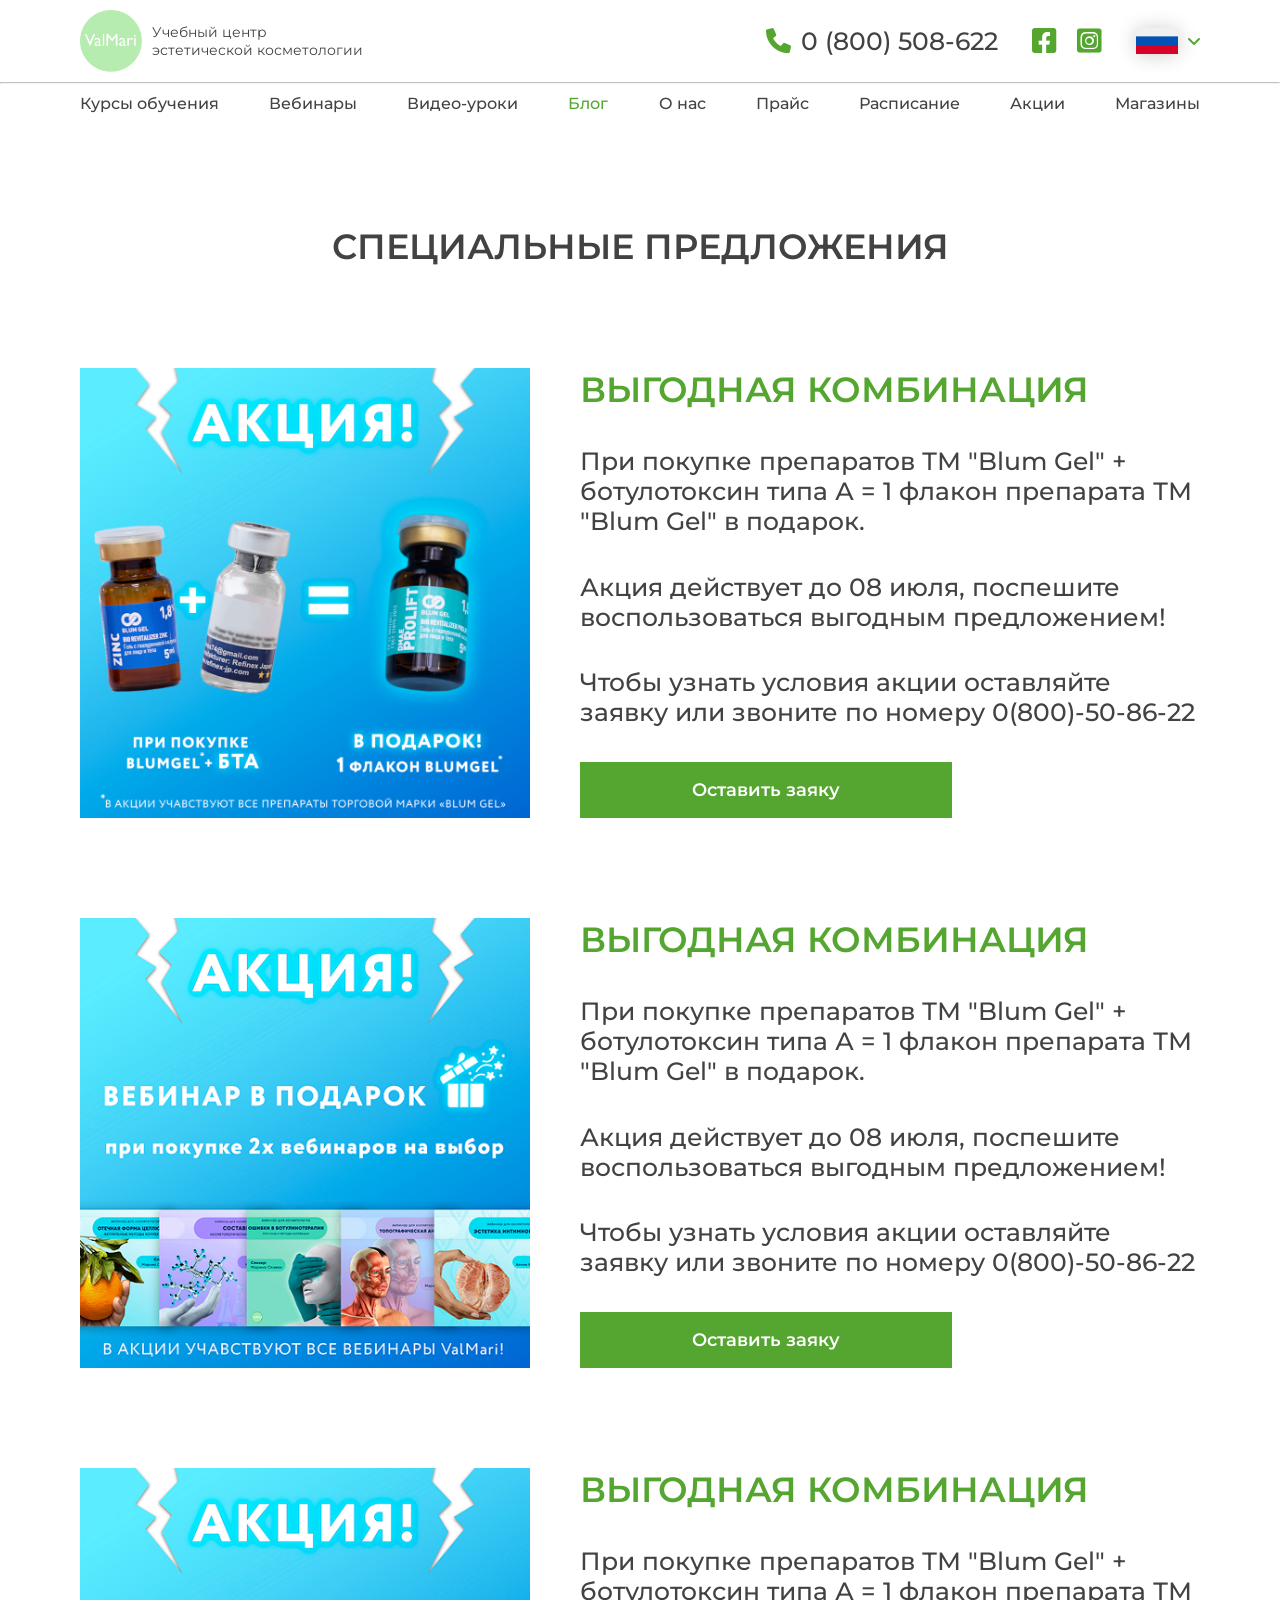
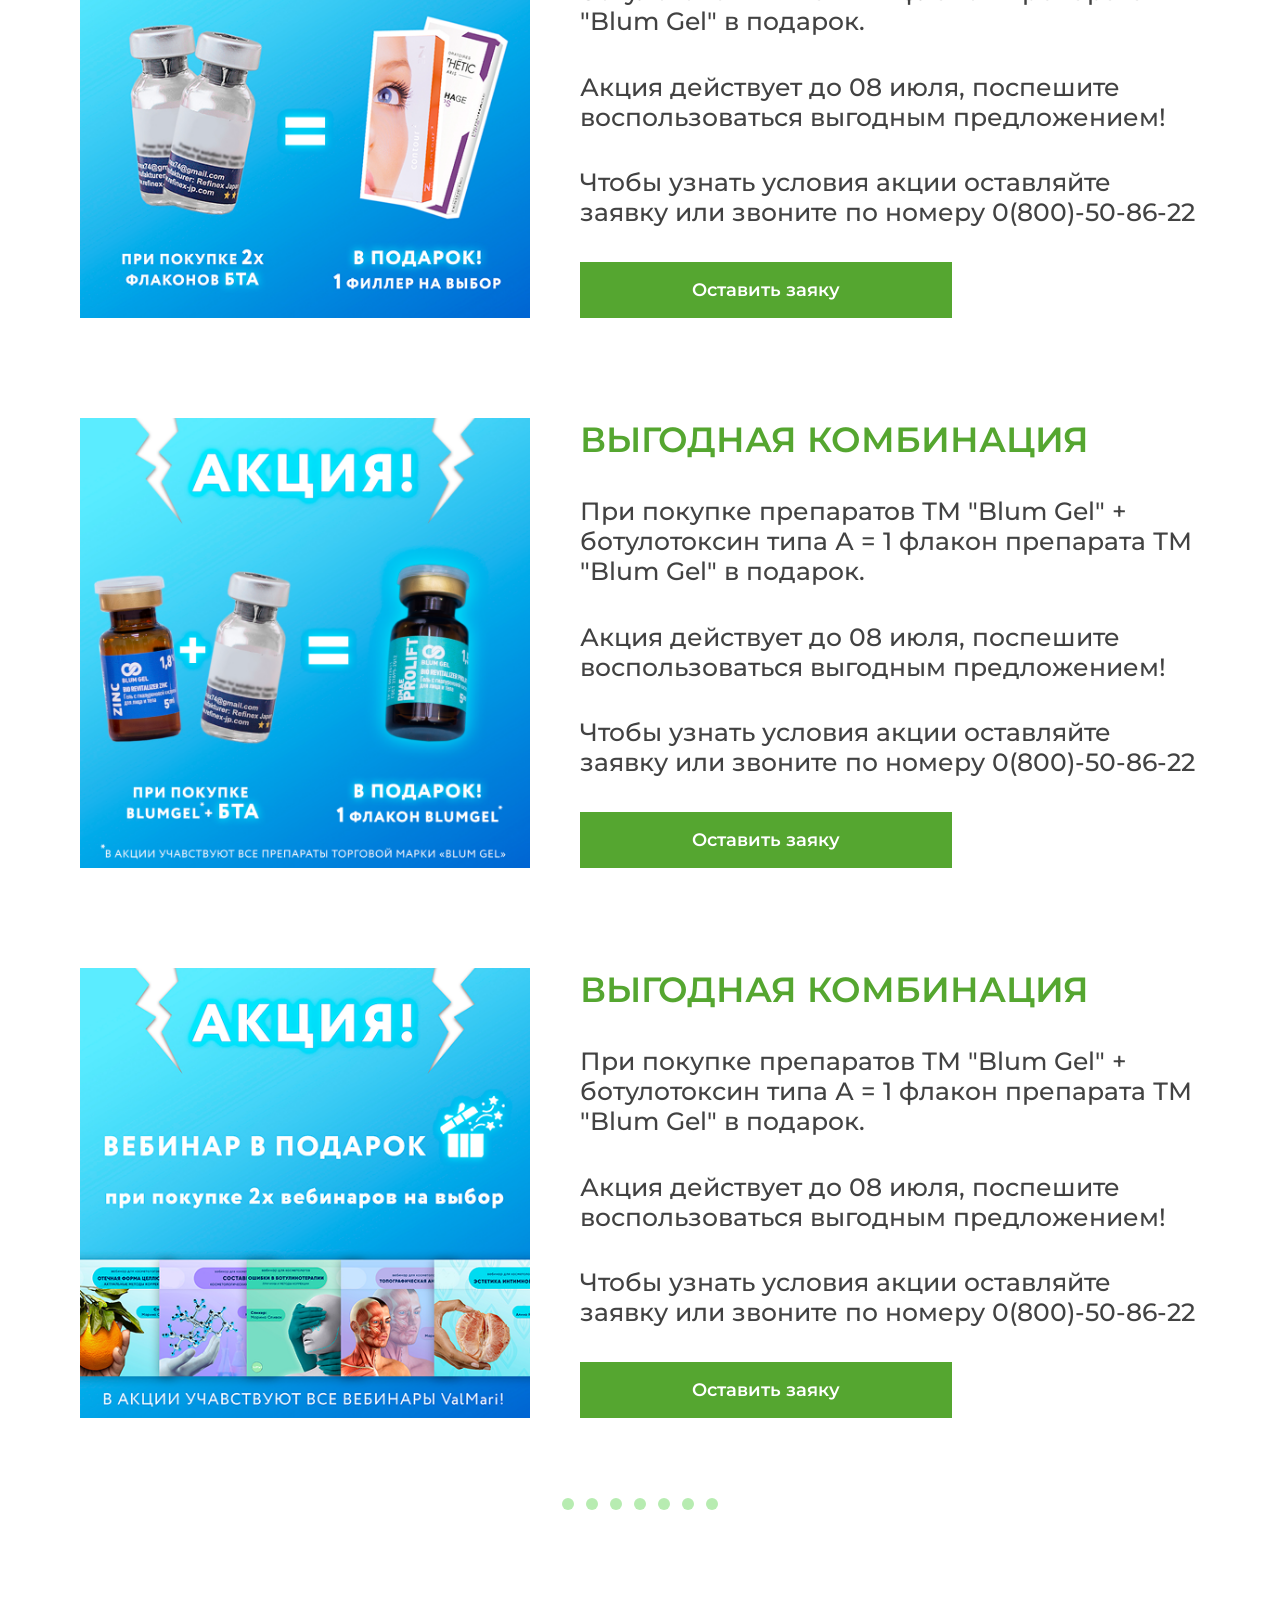
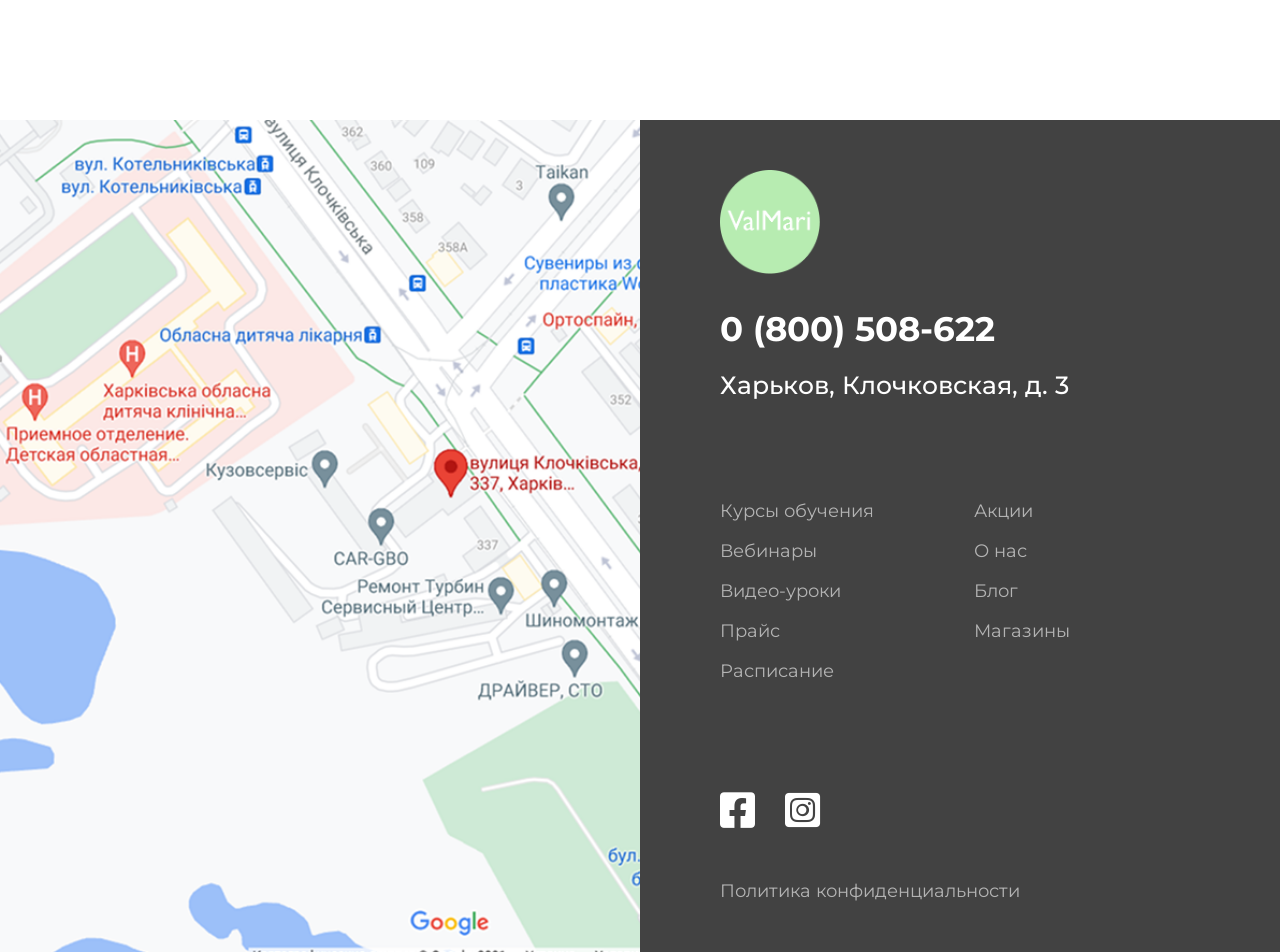
<file: blog.html>
<!DOCTYPE html>
<html lang="en">

<head>
    <meta charset="UTF-8">
    <meta name="viewport" content="width=device-width, initial-scale=1.0">
    <title>Блог</title>
    <link rel="stylesheet" href="style.css">
    <link rel="icon" href="/img/icon.png">
    <link rel="stylesheet" href="https://cdnjs.cloudflare.com/ajax/libs/font-awesome/6.0.0-beta3/css/all.min.css">
    <link rel="preconnect" href="https://fonts.googleapis.com">
    <link rel="preconnect" href="https://fonts.gstatic.com" crossorigin>
    <link
        href="https://fonts.googleapis.com/css2?family=Montserrat:wght@100;200;300;400;500;600;700;800;900&display=swap"
        rel="stylesheet">
</head>

<body>
    <noscript>Пожалуйста, включите JS в своем браузере</noscript>
    <header>
        <div class="header-top">
            <div class="header-top-logo">
                <a href="index.html">
                    <img src="img/icon.png" alt="ValMari">
                    <p>Учебный центр <br> эстетической косметологии</p>
                </a>
            </div>
            <div class="header-top-right">
                <a href="error.html" class="header-top-right-phone"><i class="fas fa-phone"></i>0 (800) 508-622</a>
                <a href="error.html" class="header-top-right-facebook"><i class="fab fa-facebook-square"></i></a>
                <a href="error.html" class="header-top-right-instagram"><i class=" fab fa-instagram-square"></i></a>
                <a href="error.html" class="header-top-right-russia"><img src="img/russia_icon.png" alt="russia"><i
                        class="fas fa-angle-down"></i></a>
            </div>
        </div>
        <hr>
        <div class="header-bot">
            <ul>
                <li><a href="courses.html">Курсы обучения</a></li>
                <li><a href="webinars.html">Вебинары</a></li>
                <li><a href="tutorials.html">Видео-уроки</a></li>
                <li><a href="blog.html" class="active">Блог</a></li>
                <li><a href="about_us.html">О нас</a></li>
                <li><a href="price.html">Прайс</a></li>
                <li><a href="schedule.html">Расписание</a></li>
                <li><a href="sctock.html">Акции</a></li>
                <li><a href="shops.html">Магазины</a></li>
            </ul>
        </div>
    </header>
    <main>
        <p class="main-title-text">СПЕЦИАЛЬНЫЕ ПРЕДЛОЖЕНИЯ</p>
        <div class="blog-main-block-one">
            <div class="card-special-offer">
                <img src="img/special_offer_one.png" alt="Специальное предложение">
                <div class="text-special-offer">
                    <p class="title-text-special-offer-one">ВЫГОДНАЯ КОМБИНАЦИЯ</p>
                    <p class="title-text-special-offer-two">При покупке препаратов ТМ "Blum Gel" + ботулотоксин типа А =
                        1 флакон препарата ТМ "Blum Gel" в подарок.
                    </p>
                    <p class="title-text-special-offer-two">Акция действует до 08 июля, поспешите воспользоваться
                        выгодным предложением!
                    </p>
                    <p class="title-text-special-offer-two">Чтобы узнать условия акции оставляйте заявку или звоните по
                        номеру 0(800)-50-86-22
                    </p>
                    <a href="error.html">Оставить заяку</a>
                </div>
            </div>
            <div class="card-special-offer">
                <img src="img/special_offer_two.png" alt="Специальное предложение">
                <div class="text-special-offer">
                    <p class="title-text-special-offer-one">ВЫГОДНАЯ КОМБИНАЦИЯ</p>
                    <p class="title-text-special-offer-two">При покупке препаратов ТМ "Blum Gel" + ботулотоксин типа А =
                        1 флакон препарата ТМ "Blum Gel" в подарок.
                    </p>
                    <p class="title-text-special-offer-two">Акция действует до 08 июля, поспешите воспользоваться
                        выгодным предложением!
                    </p>
                    <p class="title-text-special-offer-two">Чтобы узнать условия акции оставляйте заявку или звоните по
                        номеру 0(800)-50-86-22
                    </p>
                    <a href="error.html">Оставить заяку</a>
                </div>
            </div>
            <div class="card-special-offer">
                <img src="img/special_offer_three.png" alt="Специальное предложение">
                <div class="text-special-offer">
                    <p class="title-text-special-offer-one">ВЫГОДНАЯ КОМБИНАЦИЯ</p>
                    <p class="title-text-special-offer-two">При покупке препаратов ТМ "Blum Gel" + ботулотоксин типа А =
                        1 флакон препарата ТМ "Blum Gel" в подарок.
                    </p>
                    <p class="title-text-special-offer-two">Акция действует до 08 июля, поспешите воспользоваться
                        выгодным предложением!
                    </p>
                    <p class="title-text-special-offer-two">Чтобы узнать условия акции оставляйте заявку или звоните по
                        номеру 0(800)-50-86-22
                    </p>
                    <a href="error.html">Оставить заяку</a>
                </div>
            </div>
            <div class="card-special-offer">
                <img src="img/special_offer_one.png" alt="Специальное предложение">
                <div class="text-special-offer">
                    <p class="title-text-special-offer-one">ВЫГОДНАЯ КОМБИНАЦИЯ</p>
                    <p class="title-text-special-offer-two">При покупке препаратов ТМ "Blum Gel" + ботулотоксин типа А =
                        1 флакон препарата ТМ "Blum Gel" в подарок.
                    </p>
                    <p class="title-text-special-offer-two">Акция действует до 08 июля, поспешите воспользоваться
                        выгодным предложением!
                    </p>
                    <p class="title-text-special-offer-two">Чтобы узнать условия акции оставляйте заявку или звоните по
                        номеру 0(800)-50-86-22
                    </p>
                    <a href="error.html">Оставить заяку</a>
                </div>
            </div>
            <div class="card-special-offer">
                <img src="img/special_offer_two.png" alt="Специальное предложение">
                <div class="text-special-offer">
                    <p class="title-text-special-offer-one">ВЫГОДНАЯ КОМБИНАЦИЯ</p>
                    <p class="title-text-special-offer-two">При покупке препаратов ТМ "Blum Gel" + ботулотоксин типа А =
                        1 флакон препарата ТМ "Blum Gel" в подарок.
                    </p>
                    <p class="title-text-special-offer-two">Акция действует до 08 июля, поспешите воспользоваться
                        выгодным предложением!
                    </p>
                    <p class="title-text-special-offer-two">Чтобы узнать условия акции оставляйте заявку или звоните по
                        номеру 0(800)-50-86-22
                    </p>
                    <a href="error.html">Оставить заяку</a>
                </div>
            </div>
        </div>
        <div class="slider-btn">
            <a href="error.html"></a>
            <a href="error.html"></a>
            <a href="error.html"></a>
            <a href="error.html"></a>
            <a href="error.html"></a>
            <a href="error.html"></a>
            <a href="error.html"></a>
        </div>
    </main>
    <footer>
        <div class="footer-left">
            <a
                href="https://www.google.com/maps/place/%D0%B2%D1%83%D0%BB%D0%B8%D1%86%D1%8F+%D0%9A%D0%BB%D0%BE%D1%87%D0%BA%D1%96%D0%B2%D1%81%D1%8C%D0%BA%D0%B0,+3,+%D0%A5%D0%B0%D1%80%D0%BA%D1%96%D0%B2,+%D0%A5%D0%B0%D1%80%D0%BA%D1%96%D0%B2%D1%81%D1%8C%D0%BA%D0%B0+%D0%BE%D0%B1%D0%BB%D0%B0%D1%81%D1%82%D1%8C,+%D0%A3%D0%BA%D1%80%D0%B0%D0%B8%D0%BD%D0%B0,+61000/data=!4m2!3m1!1s0x4127a0fa755e45e7:0x65ec04f8b0410828?sa=X&ved=1t:242&ictx=111">
                <img src="img/location.png" alt="Точка на карте">
            </a>
        </div>
        <div class="footer-right">
            <div class="footer-right-one">
                <img src="img/icon.png" alt="ValMari">
                <p class="footer-number">0 (800) 508-622</p>
                <p class="footer-location">Харьков, Клочковская, д. 3</p>
            </div>
            <div class="footer-right-two">
                <ul class="footer-ul-one">
                    <li><a href="courses.html">Курсы обучения</a></li>
                    <li><a href="webinars.html">Вебинары</a></li>
                    <li><a href="tutorials.html">Видео-уроки</a></li>
                    <li><a href="price.html">Прайс</a></li>
                    <li><a href="schedule.html">Расписание</a></li>
                </ul>
                <ul class="footer-ul-two">
                    <li><a href="sctock.html">Акции</a></li>
                    <li><a href="about_us.html">О нас</a></li>
                    <li><a href="blog.html">Блог</a></li>
                    <li><a href="shops.html">Магазины</a></li>
                </ul>
            </div>
            <div class="footer-right-three">
                <a href="error.html"><i class="fab fa-facebook-square"></i></a>
                <div class="card-master">

                </div>
                <div class="card-master"></div>
                <a href="error.html"><i class=" fab fa-instagram-square"></i></a>
            </div>
            <div class="footer-right-four">
                <a href="error.html">Политика конфиденциальности</a>
            </div>
        </div>
    </footer>
    <script src="script.js"></script>
</body>

</html>
</file>
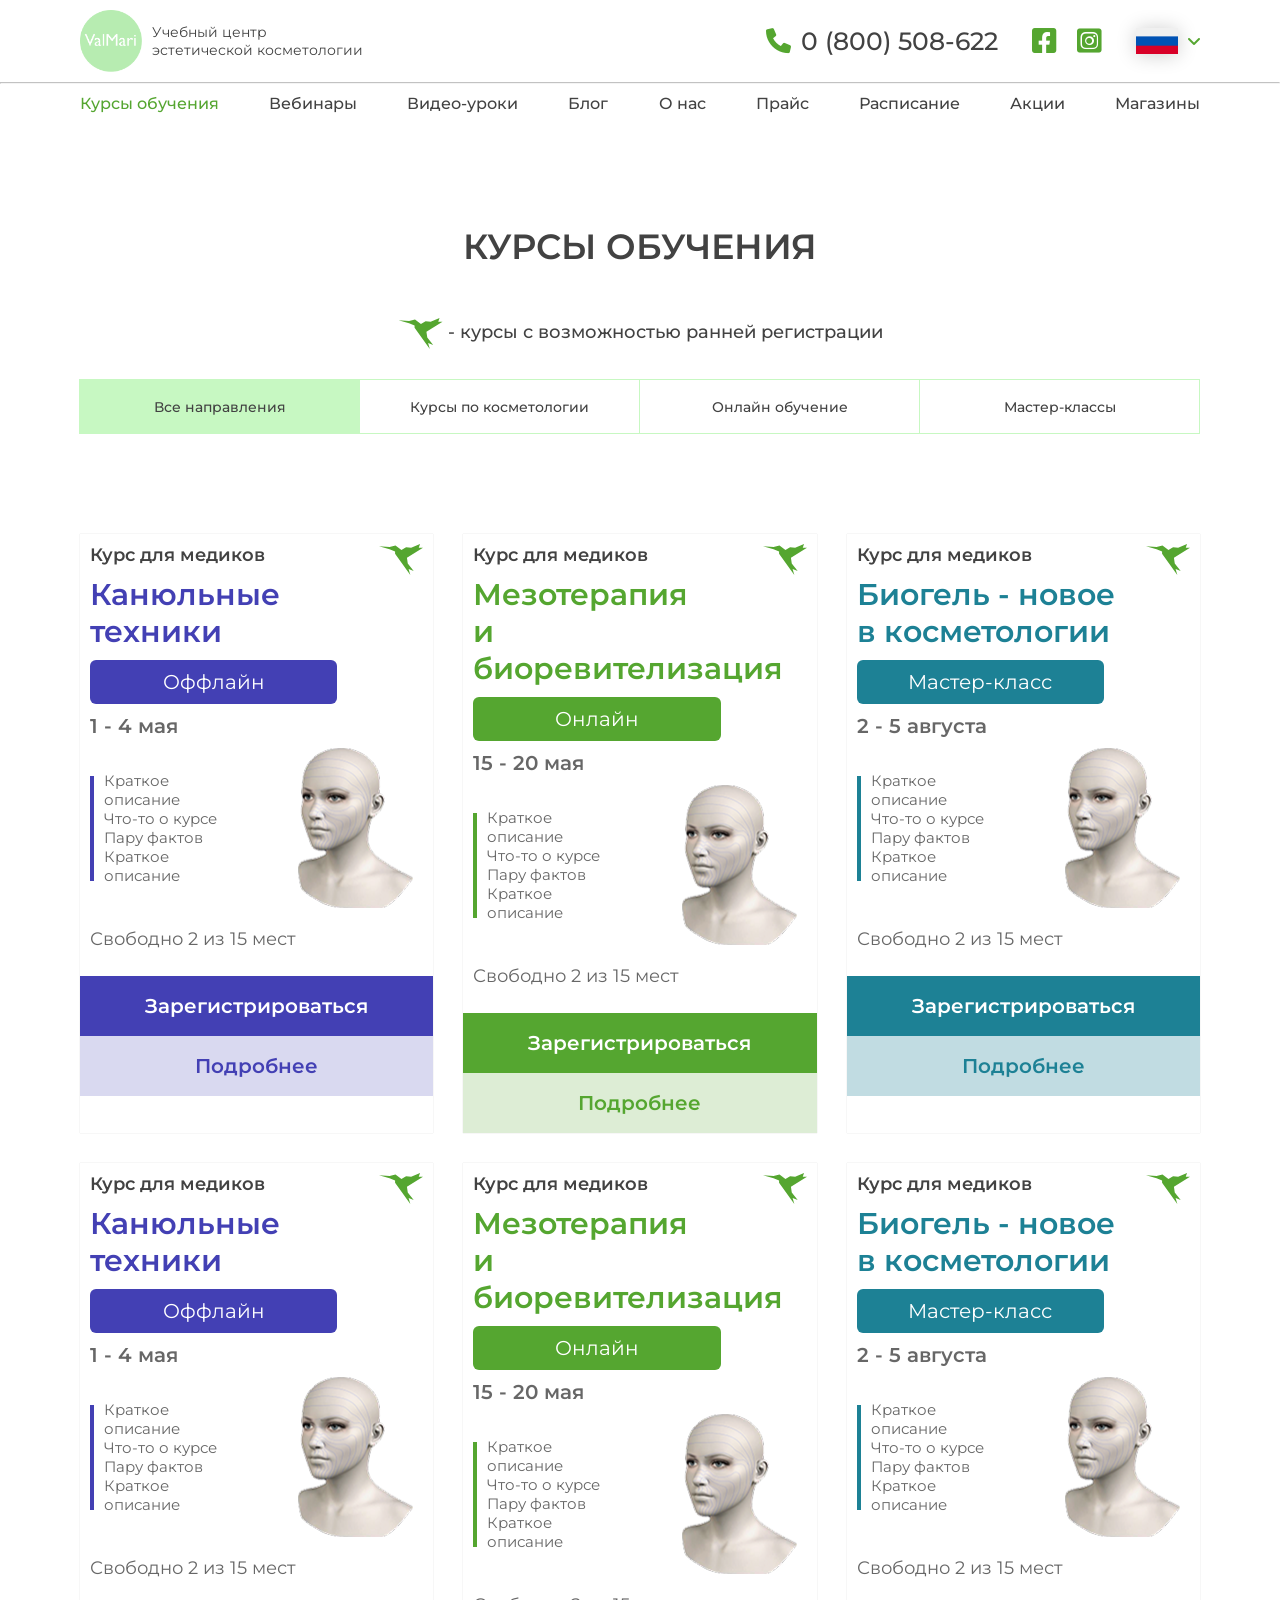
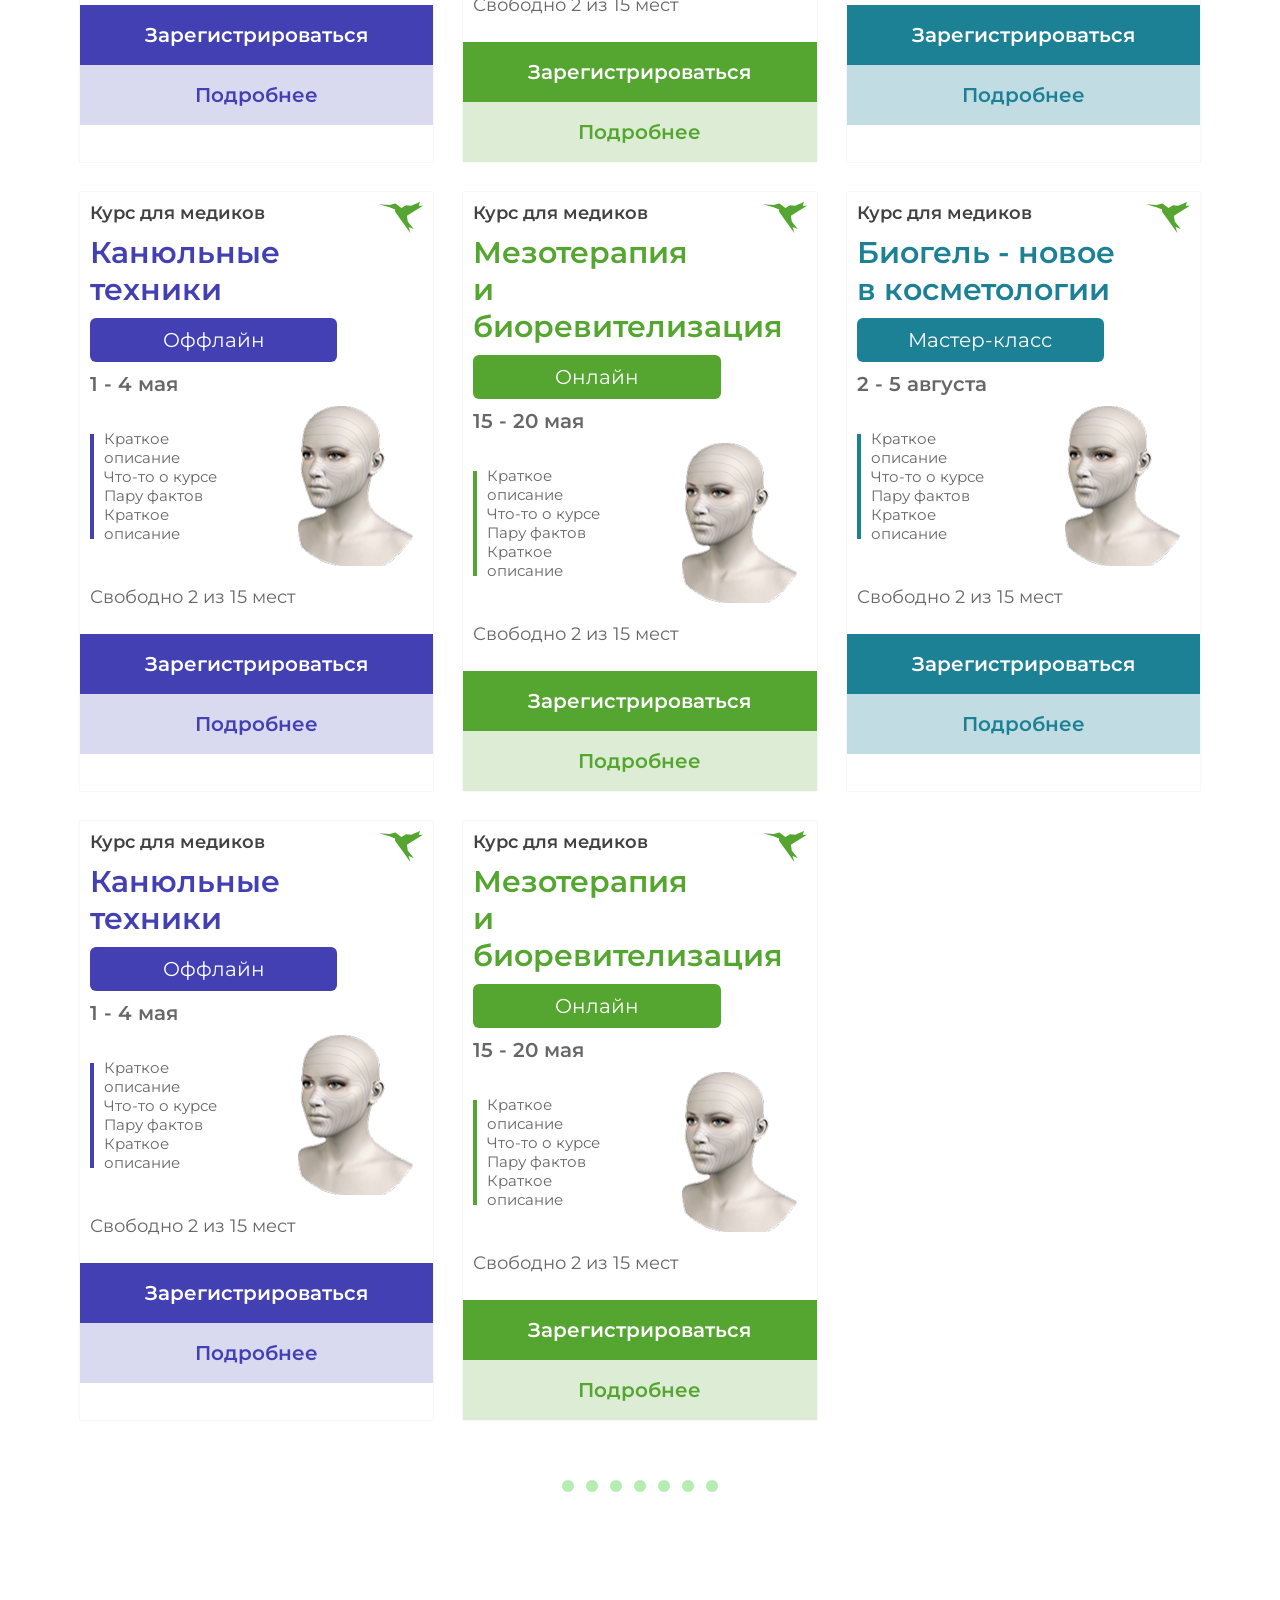
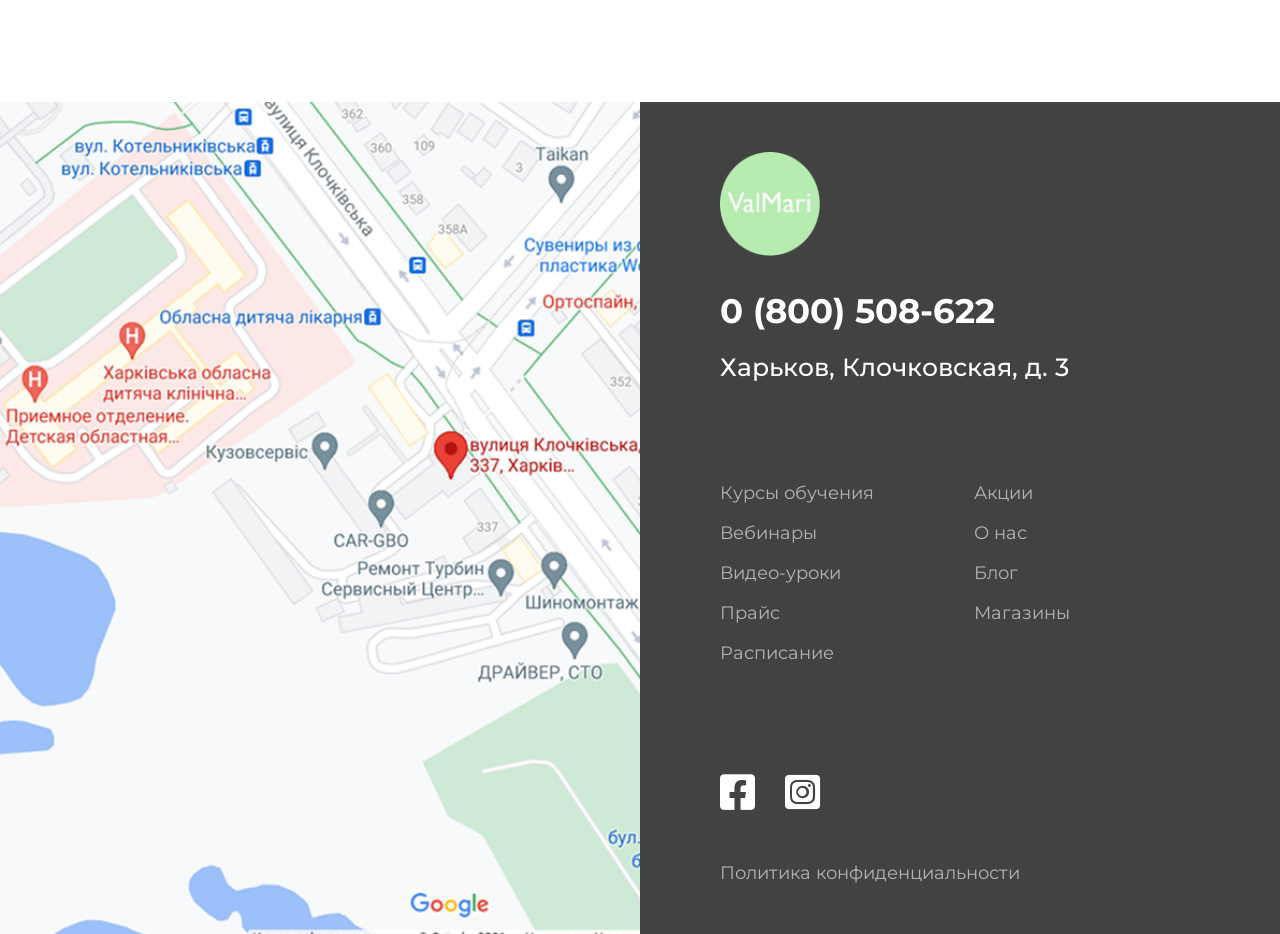
<file: courses.html>
<!DOCTYPE html>
<html lang="en">

<head>
    <meta charset="UTF-8">
    <meta name="viewport" content="width=device-width, initial-scale=1.0">
    <title>Курсы</title>
    <link rel="stylesheet" href="style.css">
    <link rel="icon" href="/img/icon.png">
    <link rel="stylesheet" href="https://cdnjs.cloudflare.com/ajax/libs/font-awesome/6.0.0-beta3/css/all.min.css">
    <link rel="preconnect" href="https://fonts.googleapis.com">
    <link rel="preconnect" href="https://fonts.gstatic.com" crossorigin>
    <link
        href="https://fonts.googleapis.com/css2?family=Montserrat:wght@100;200;300;400;500;600;700;800;900&display=swap"
        rel="stylesheet">
</head>

<body>
    <noscript>Пожалуйста, включите JS в своем браузере</noscript>
    <header>
        <div class="header-top">
            <div class="header-top-logo">
                <a href="index.html">
                    <img src="img/icon.png" alt="ValMari">
                    <p>Учебный центр <br> эстетической косметологии</p>
                </a>
            </div>
            <div class="header-top-right">
                <a href="error.html" class="header-top-right-phone"><i class="fas fa-phone"></i>0 (800) 508-622</a>
                <a href="error.html" class="header-top-right-facebook"><i class="fab fa-facebook-square"></i></a>
                <a href="error.html" class="header-top-right-instagram"><i class=" fab fa-instagram-square"></i></a>
                <a href="error.html" class="header-top-right-russia"><img src="img/russia_icon.png" alt="russia"><i
                        class="fas fa-angle-down"></i></a>
            </div>
        </div>
        <hr>
        <div class="header-bot">
            <ul>
                <li><a href="courses.html" class="active">Курсы обучения</a></li>
                <li><a href="webinars.html">Вебинары</a></li>
                <li><a href="tutorials.html">Видео-уроки</a></li>
                <li><a href="blog.html">Блог</a></li>
                <li><a href="about_us.html">О нас</a></li>
                <li><a href="price.html">Прайс</a></li>
                <li><a href="schedule.html">Расписание</a></li>
                <li><a href="sctock.html">Акции</a></li>
                <li><a href="shops.html">Магазины</a></li>
            </ul>
        </div>
    </header>
    <main>
        <p class="courses-title-text">КУРСЫ ОБУЧЕНИЯ</p>
        <p class="courses-title-text-one"><img src="img/bird_card.svg" alt="Птица"> - курсы с возможностью ранней
            регистрации</p>
        <div class="courses-main-block-one">
            <ul>
                <li class="active-link"><a href="error.html">Все направления</a></li>
                <li><a href="error.html">Курсы по косметологии</a></li>
                <li><a href="error.html">Онлайн обучение</a></li>
                <li><a href="error.html">Мастер-классы</a></li>
            </ul>
        </div>
        <div class="courses-main-block-two">
            <div class="block-card">
                <img class="block-card-bird-img" src="img/bird_card.svg" alt="Птица">
                <div class="index-main-block-three-card-one">
                    <p class="title-text-card-one">Курс для медиков</p>
                    <p class="title-text-card-two" id="blue-text">Канюльные <br> техники</p>
                    <p class="title-text-card-three" id="blue-format">Оффлайн</p>
                    <p class="title-text-card-date">1 - 4 мая</p>
                </div>
                <div class="index-main-block-three-card-two">
                    <hr id="blue">
                    <div class="block-card-inf-text">
                        <p>Краткое описание</p>
                        <p>Что-то о курсе</p>
                        <p>Пару фактов</p>
                        <p>Краткое описание</p>
                    </div>
                    <img src="img/image_card.png" alt="Картинка">
                </div>
                <div class="index-main-block-three-card-three">
                    <p class="title-text-card-free">Свободно 2 из 15 мест</p>
                </div>
                <div class="index-main-block-three-card-four">
                    <a href="error.html" class="block-card-btn-one" id="blue-btn-one">Зарегистрироваться</a>
                    <a href="error.html" class="block-card-btn-two" id="blue-btn-two">Подробнее</a>
                </div>
            </div>
            <div class="block-card">
                <img class="block-card-bird-img" src="img/bird_card.svg" alt="Птица">
                <div class="index-main-block-three-card-one">
                    <p class="title-text-card-one">Курс для медиков</p>
                    <p class="title-text-card-two" id="green-text">Мезотерапия <br> и биоревителизация</p>
                    <p class="title-text-card-three" id="green-format">Онлайн</p>
                    <p class="title-text-card-date">15 - 20 мая</p>
                </div>
                <div class="index-main-block-three-card-two">
                    <hr id="green">
                    <div class="block-card-inf-text">
                        <p>Краткое описание</p>
                        <p>Что-то о курсе</p>
                        <p>Пару фактов</p>
                        <p>Краткое описание</p>
                    </div>
                    <img src="img/image_card.png" alt="Картинка">
                </div>
                <div class="index-main-block-three-card-three">
                    <p class="title-text-card-free">Свободно 2 из 15 мест</p>
                </div>
                <div class="index-main-block-three-card-four">
                    <a href="error.html" class="block-card-btn-one" id="green-btn-one">Зарегистрироваться</a>
                    <a href="error.html" class="block-card-btn-two" id="green-btn-two">Подробнее</a>
                </div>
            </div>
            <div class="block-card">
                <img class="block-card-bird-img" src="img/bird_card.svg" alt="Птица">
                <div class="index-main-block-three-card-one">
                    <p class="title-text-card-one">Курс для медиков</p>
                    <p class="title-text-card-two" id="aqua-text">Биогель - новое <br> в косметологии</p>
                    <p class="title-text-card-three" id="aqua-format">Мастер-класс</p>
                    <p class="title-text-card-date">2 - 5 августа</p>
                </div>
                <div class="index-main-block-three-card-two">
                    <hr id="aqua">
                    <div class="block-card-inf-text">
                        <p>Краткое описание</p>
                        <p>Что-то о курсе</p>
                        <p>Пару фактов</p>
                        <p>Краткое описание</p>
                    </div>
                    <img src="img/image_card.png" alt="Картинка">
                </div>
                <div class="index-main-block-three-card-three">
                    <p class="title-text-card-free">Свободно 2 из 15 мест</p>
                </div>
                <div class="index-main-block-three-card-four">
                    <a href="error.html" class="block-card-btn-one" id="aqua-btn-one">Зарегистрироваться</a>
                    <a href="error.html" class="block-card-btn-two" id="aqua-btn-two">Подробнее</a>
                </div>
            </div>
            <div class="block-card">
                <img class="block-card-bird-img" src="img/bird_card.svg" alt="Птица">
                <div class="index-main-block-three-card-one">
                    <p class="title-text-card-one">Курс для медиков</p>
                    <p class="title-text-card-two" id="blue-text">Канюльные <br> техники</p>
                    <p class="title-text-card-three" id="blue-format">Оффлайн</p>
                    <p class="title-text-card-date">1 - 4 мая</p>
                </div>
                <div class="index-main-block-three-card-two">
                    <hr id="blue">
                    <div class="block-card-inf-text">
                        <p>Краткое описание</p>
                        <p>Что-то о курсе</p>
                        <p>Пару фактов</p>
                        <p>Краткое описание</p>
                    </div>
                    <img src="img/image_card.png" alt="Картинка">
                </div>
                <div class="index-main-block-three-card-three">
                    <p class="title-text-card-free">Свободно 2 из 15 мест</p>
                </div>
                <div class="index-main-block-three-card-four">
                    <a href="error.html" class="block-card-btn-one" id="blue-btn-one">Зарегистрироваться</a>
                    <a href="error.html" class="block-card-btn-two" id="blue-btn-two">Подробнее</a>
                </div>
            </div>
            <div class="block-card">
                <img class="block-card-bird-img" src="img/bird_card.svg" alt="Птица">
                <div class="index-main-block-three-card-one">
                    <p class="title-text-card-one">Курс для медиков</p>
                    <p class="title-text-card-two" id="green-text">Мезотерапия <br> и биоревителизация</p>
                    <p class="title-text-card-three" id="green-format">Онлайн</p>
                    <p class="title-text-card-date">15 - 20 мая</p>
                </div>
                <div class="index-main-block-three-card-two">
                    <hr id="green">
                    <div class="block-card-inf-text">
                        <p>Краткое описание</p>
                        <p>Что-то о курсе</p>
                        <p>Пару фактов</p>
                        <p>Краткое описание</p>
                    </div>
                    <img src="img/image_card.png" alt="Картинка">
                </div>
                <div class="index-main-block-three-card-three">
                    <p class="title-text-card-free">Свободно 2 из 15 мест</p>
                </div>
                <div class="index-main-block-three-card-four">
                    <a href="error.html" class="block-card-btn-one" id="green-btn-one">Зарегистрироваться</a>
                    <a href="error.html" class="block-card-btn-two" id="green-btn-two">Подробнее</a>
                </div>
            </div>
            <div class="block-card">
                <img class="block-card-bird-img" src="img/bird_card.svg" alt="Птица">
                <div class="index-main-block-three-card-one">
                    <p class="title-text-card-one">Курс для медиков</p>
                    <p class="title-text-card-two" id="aqua-text">Биогель - новое <br> в косметологии</p>
                    <p class="title-text-card-three" id="aqua-format">Мастер-класс</p>
                    <p class="title-text-card-date">2 - 5 августа</p>
                </div>
                <div class="index-main-block-three-card-two">
                    <hr id="aqua">
                    <div class="block-card-inf-text">
                        <p>Краткое описание</p>
                        <p>Что-то о курсе</p>
                        <p>Пару фактов</p>
                        <p>Краткое описание</p>
                    </div>
                    <img src="img/image_card.png" alt="Картинка">
                </div>
                <div class="index-main-block-three-card-three">
                    <p class="title-text-card-free">Свободно 2 из 15 мест</p>
                </div>
                <div class="index-main-block-three-card-four">
                    <a href="error.html" class="block-card-btn-one" id="aqua-btn-one">Зарегистрироваться</a>
                    <a href="error.html" class="block-card-btn-two" id="aqua-btn-two">Подробнее</a>
                </div>
            </div>
            <div class="block-card">
                <img class="block-card-bird-img" src="img/bird_card.svg" alt="Птица">
                <div class="index-main-block-three-card-one">
                    <p class="title-text-card-one">Курс для медиков</p>
                    <p class="title-text-card-two" id="blue-text">Канюльные <br> техники</p>
                    <p class="title-text-card-three" id="blue-format">Оффлайн</p>
                    <p class="title-text-card-date">1 - 4 мая</p>
                </div>
                <div class="index-main-block-three-card-two">
                    <hr id="blue">
                    <div class="block-card-inf-text">
                        <p>Краткое описание</p>
                        <p>Что-то о курсе</p>
                        <p>Пару фактов</p>
                        <p>Краткое описание</p>
                    </div>
                    <img src="img/image_card.png" alt="Картинка">
                </div>
                <div class="index-main-block-three-card-three">
                    <p class="title-text-card-free">Свободно 2 из 15 мест</p>
                </div>
                <div class="index-main-block-three-card-four">
                    <a href="error.html" class="block-card-btn-one" id="blue-btn-one">Зарегистрироваться</a>
                    <a href="error.html" class="block-card-btn-two" id="blue-btn-two">Подробнее</a>
                </div>
            </div>
            <div class="block-card">
                <img class="block-card-bird-img" src="img/bird_card.svg" alt="Птица">
                <div class="index-main-block-three-card-one">
                    <p class="title-text-card-one">Курс для медиков</p>
                    <p class="title-text-card-two" id="green-text">Мезотерапия <br> и биоревителизация</p>
                    <p class="title-text-card-three" id="green-format">Онлайн</p>
                    <p class="title-text-card-date">15 - 20 мая</p>
                </div>
                <div class="index-main-block-three-card-two">
                    <hr id="green">
                    <div class="block-card-inf-text">
                        <p>Краткое описание</p>
                        <p>Что-то о курсе</p>
                        <p>Пару фактов</p>
                        <p>Краткое описание</p>
                    </div>
                    <img src="img/image_card.png" alt="Картинка">
                </div>
                <div class="index-main-block-three-card-three">
                    <p class="title-text-card-free">Свободно 2 из 15 мест</p>
                </div>
                <div class="index-main-block-three-card-four">
                    <a href="error.html" class="block-card-btn-one" id="green-btn-one">Зарегистрироваться</a>
                    <a href="error.html" class="block-card-btn-two" id="green-btn-two">Подробнее</a>
                </div>
            </div>
            <div class="block-card">
                <img class="block-card-bird-img" src="img/bird_card.svg" alt="Птица">
                <div class="index-main-block-three-card-one">
                    <p class="title-text-card-one">Курс для медиков</p>
                    <p class="title-text-card-two" id="aqua-text">Биогель - новое <br> в косметологии</p>
                    <p class="title-text-card-three" id="aqua-format">Мастер-класс</p>
                    <p class="title-text-card-date">2 - 5 августа</p>
                </div>
                <div class="index-main-block-three-card-two">
                    <hr id="aqua">
                    <div class="block-card-inf-text">
                        <p>Краткое описание</p>
                        <p>Что-то о курсе</p>
                        <p>Пару фактов</p>
                        <p>Краткое описание</p>
                    </div>
                    <img src="img/image_card.png" alt="Картинка">
                </div>
                <div class="index-main-block-three-card-three">
                    <p class="title-text-card-free">Свободно 2 из 15 мест</p>
                </div>
                <div class="index-main-block-three-card-four">
                    <a href="error.html" class="block-card-btn-one" id="aqua-btn-one">Зарегистрироваться</a>
                    <a href="error.html" class="block-card-btn-two" id="aqua-btn-two">Подробнее</a>
                </div>
            </div>
            <div class="block-card">
                <img class="block-card-bird-img" src="img/bird_card.svg" alt="Птица">
                <div class="index-main-block-three-card-one">
                    <p class="title-text-card-one">Курс для медиков</p>
                    <p class="title-text-card-two" id="blue-text">Канюльные <br> техники</p>
                    <p class="title-text-card-three" id="blue-format">Оффлайн</p>
                    <p class="title-text-card-date">1 - 4 мая</p>
                </div>
                <div class="index-main-block-three-card-two">
                    <hr id="blue">
                    <div class="block-card-inf-text">
                        <p>Краткое описание</p>
                        <p>Что-то о курсе</p>
                        <p>Пару фактов</p>
                        <p>Краткое описание</p>
                    </div>
                    <img src="img/image_card.png" alt="Картинка">
                </div>
                <div class="index-main-block-three-card-three">
                    <p class="title-text-card-free">Свободно 2 из 15 мест</p>
                </div>
                <div class="index-main-block-three-card-four">
                    <a href="error.html" class="block-card-btn-one" id="blue-btn-one">Зарегистрироваться</a>
                    <a href="error.html" class="block-card-btn-two" id="blue-btn-two">Подробнее</a>
                </div>
            </div>
            <div class="block-card">
                <img class="block-card-bird-img" src="img/bird_card.svg" alt="Птица">
                <div class="index-main-block-three-card-one">
                    <p class="title-text-card-one">Курс для медиков</p>
                    <p class="title-text-card-two" id="green-text">Мезотерапия <br> и биоревителизация</p>
                    <p class="title-text-card-three" id="green-format">Онлайн</p>
                    <p class="title-text-card-date">15 - 20 мая</p>
                </div>
                <div class="index-main-block-three-card-two">
                    <hr id="green">
                    <div class="block-card-inf-text">
                        <p>Краткое описание</p>
                        <p>Что-то о курсе</p>
                        <p>Пару фактов</p>
                        <p>Краткое описание</p>
                    </div>
                    <img src="img/image_card.png" alt="Картинка">
                </div>
                <div class="index-main-block-three-card-three">
                    <p class="title-text-card-free">Свободно 2 из 15 мест</p>
                </div>
                <div class="index-main-block-three-card-four">
                    <a href="error.html" class="block-card-btn-one" id="green-btn-one">Зарегистрироваться</a>
                    <a href="error.html" class="block-card-btn-two" id="green-btn-two">Подробнее</a>
                </div>
            </div>
        </div>
        <div class="slider-btn">
            <a href="error.html"></a>
            <a href="error.html"></a>
            <a href="error.html"></a>
            <a href="error.html"></a>
            <a href="error.html"></a>
            <a href="error.html"></a>
            <a href="error.html"></a>
        </div>
    </main>
    <footer>
        <div class="footer-left">
            <a
                href="https://www.google.com/maps/place/%D0%B2%D1%83%D0%BB%D0%B8%D1%86%D1%8F+%D0%9A%D0%BB%D0%BE%D1%87%D0%BA%D1%96%D0%B2%D1%81%D1%8C%D0%BA%D0%B0,+3,+%D0%A5%D0%B0%D1%80%D0%BA%D1%96%D0%B2,+%D0%A5%D0%B0%D1%80%D0%BA%D1%96%D0%B2%D1%81%D1%8C%D0%BA%D0%B0+%D0%BE%D0%B1%D0%BB%D0%B0%D1%81%D1%82%D1%8C,+%D0%A3%D0%BA%D1%80%D0%B0%D0%B8%D0%BD%D0%B0,+61000/data=!4m2!3m1!1s0x4127a0fa755e45e7:0x65ec04f8b0410828?sa=X&ved=1t:242&ictx=111">
                <img src="img/location.png" alt="Точка на карте">
            </a>
        </div>
        <div class="footer-right">
            <div class="footer-right-one">
                <img src="img/icon.png" alt="ValMari">
                <p class="footer-number">0 (800) 508-622</p>
                <p class="footer-location">Харьков, Клочковская, д. 3</p>
            </div>
            <div class="footer-right-two">
                <ul class="footer-ul-one">
                    <li><a href="courses.html">Курсы обучения</a></li>
                    <li><a href="webinars.html">Вебинары</a></li>
                    <li><a href="tutorials.html">Видео-уроки</a></li>
                    <li><a href="price.html">Прайс</a></li>
                    <li><a href="schedule.html">Расписание</a></li>
                </ul>
                <ul class="footer-ul-two">
                    <li><a href="sctock.html">Акции</a></li>
                    <li><a href="about_us.html">О нас</a></li>
                    <li><a href="blog.html">Блог</a></li>
                    <li><a href="shops.html">Магазины</a></li>
                </ul>
            </div>
            <div class="footer-right-three">
                <a href="error.html"><i class="fab fa-facebook-square"></i></a>
                <div class="card-master">

                </div>
                <div class="card-master"></div>
                <a href="error.html"><i class=" fab fa-instagram-square"></i></a>
            </div>
            <div class="footer-right-four">
                <a href="error.html">Политика конфиденциальности</a>
            </div>
        </div>
    </footer>
    <script src="script.js"></script>
</body>

</html>
</file>
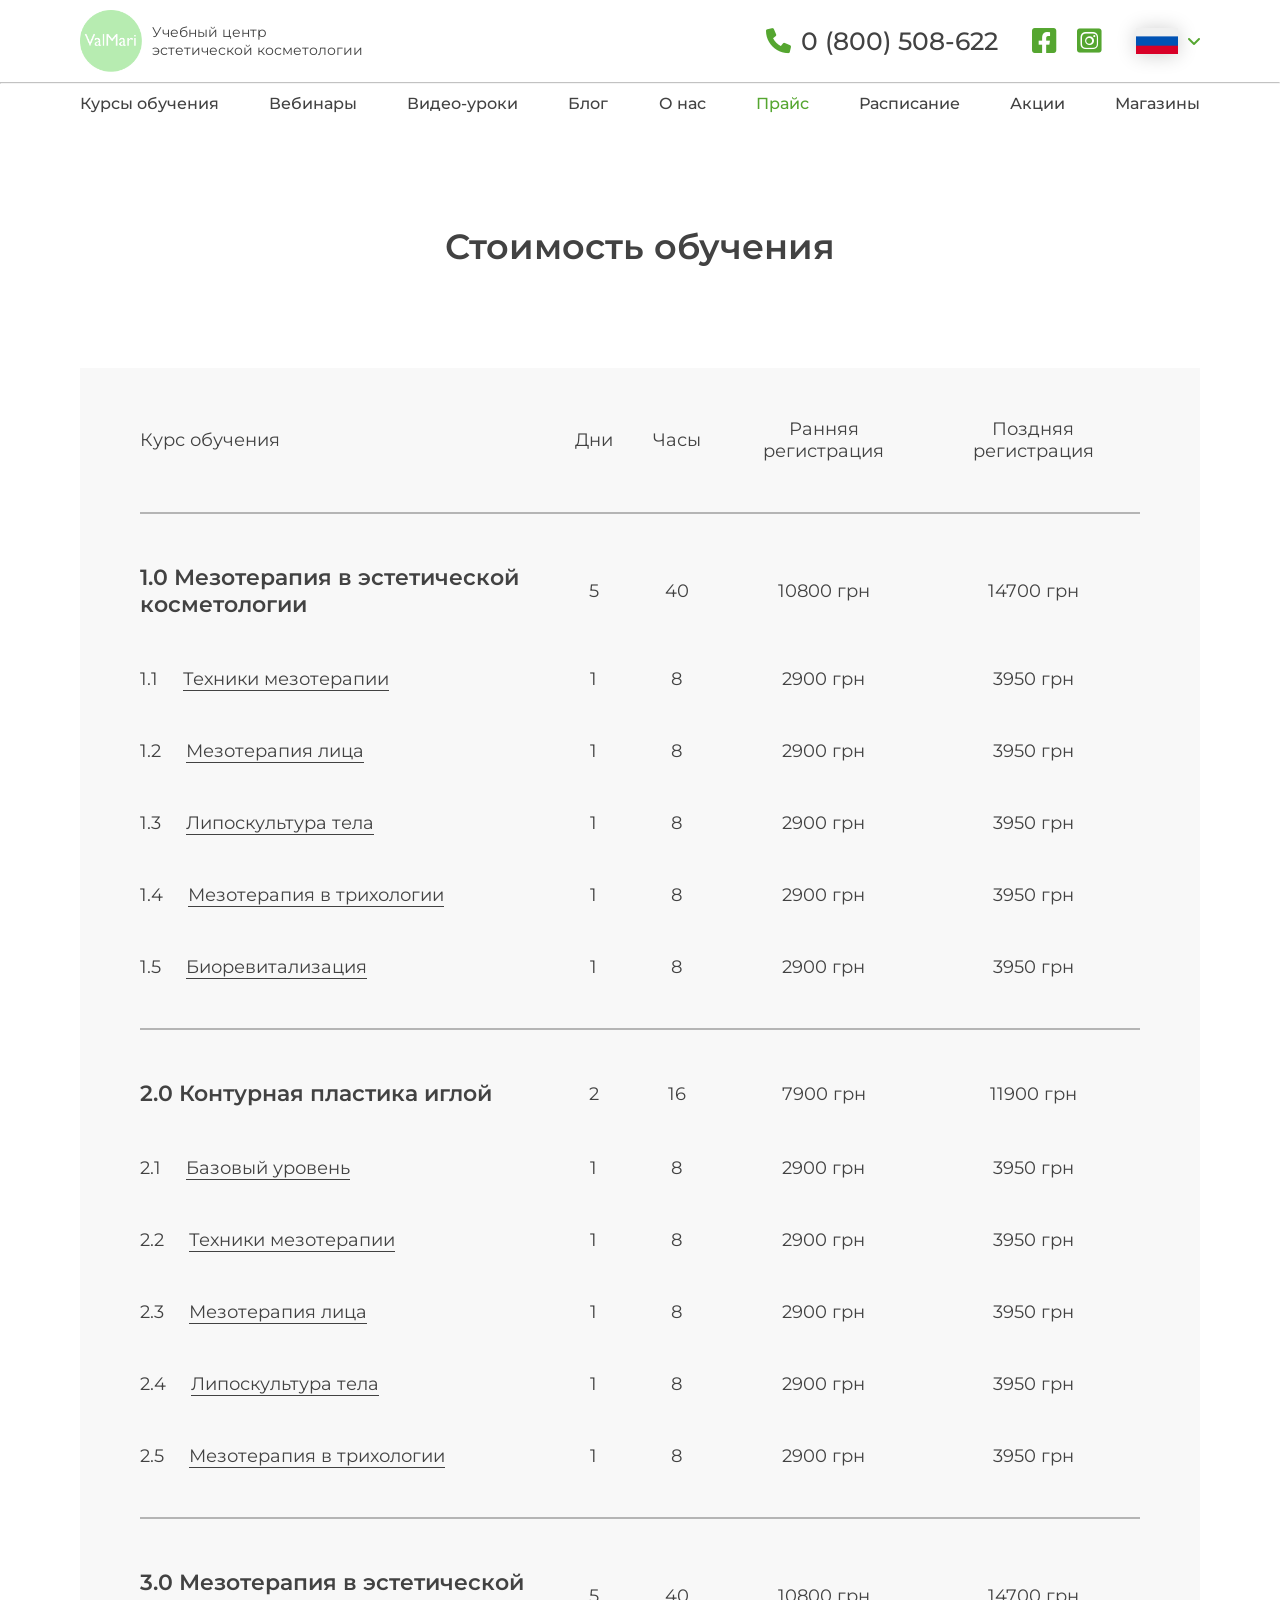
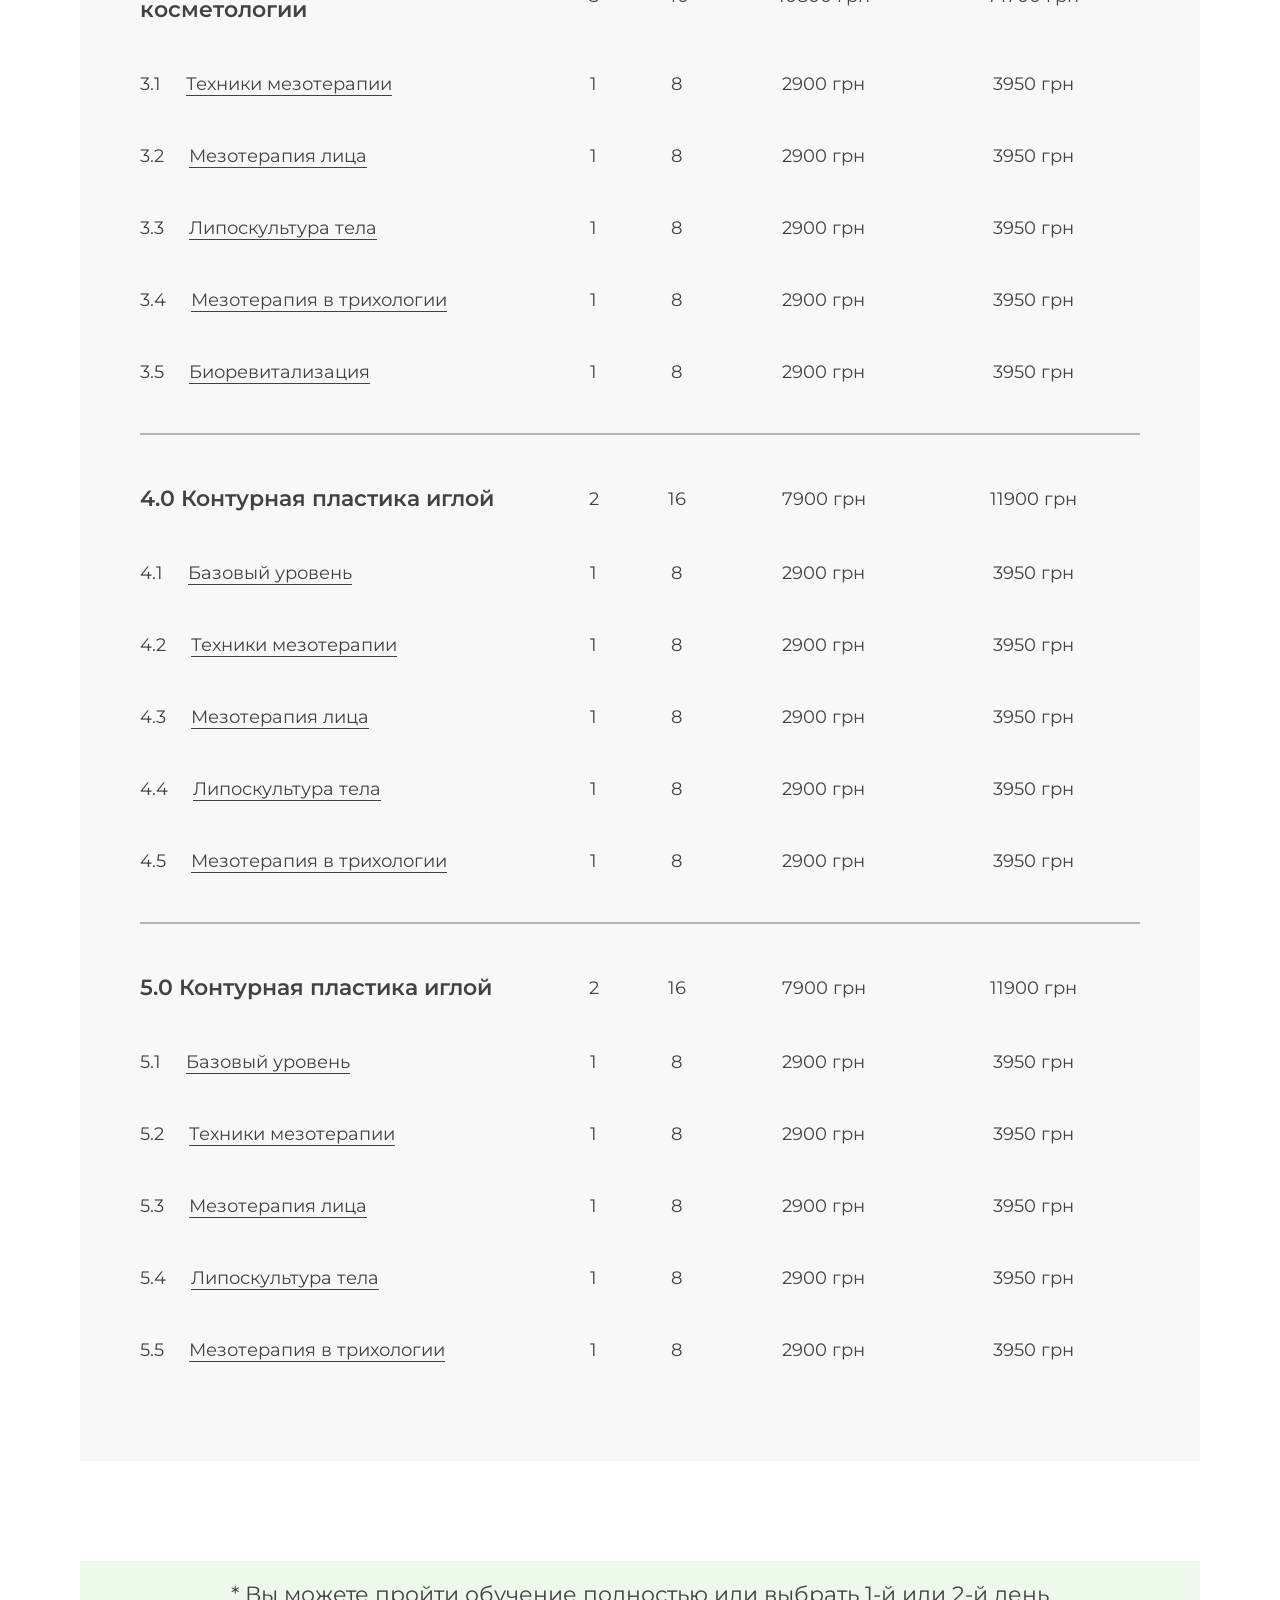
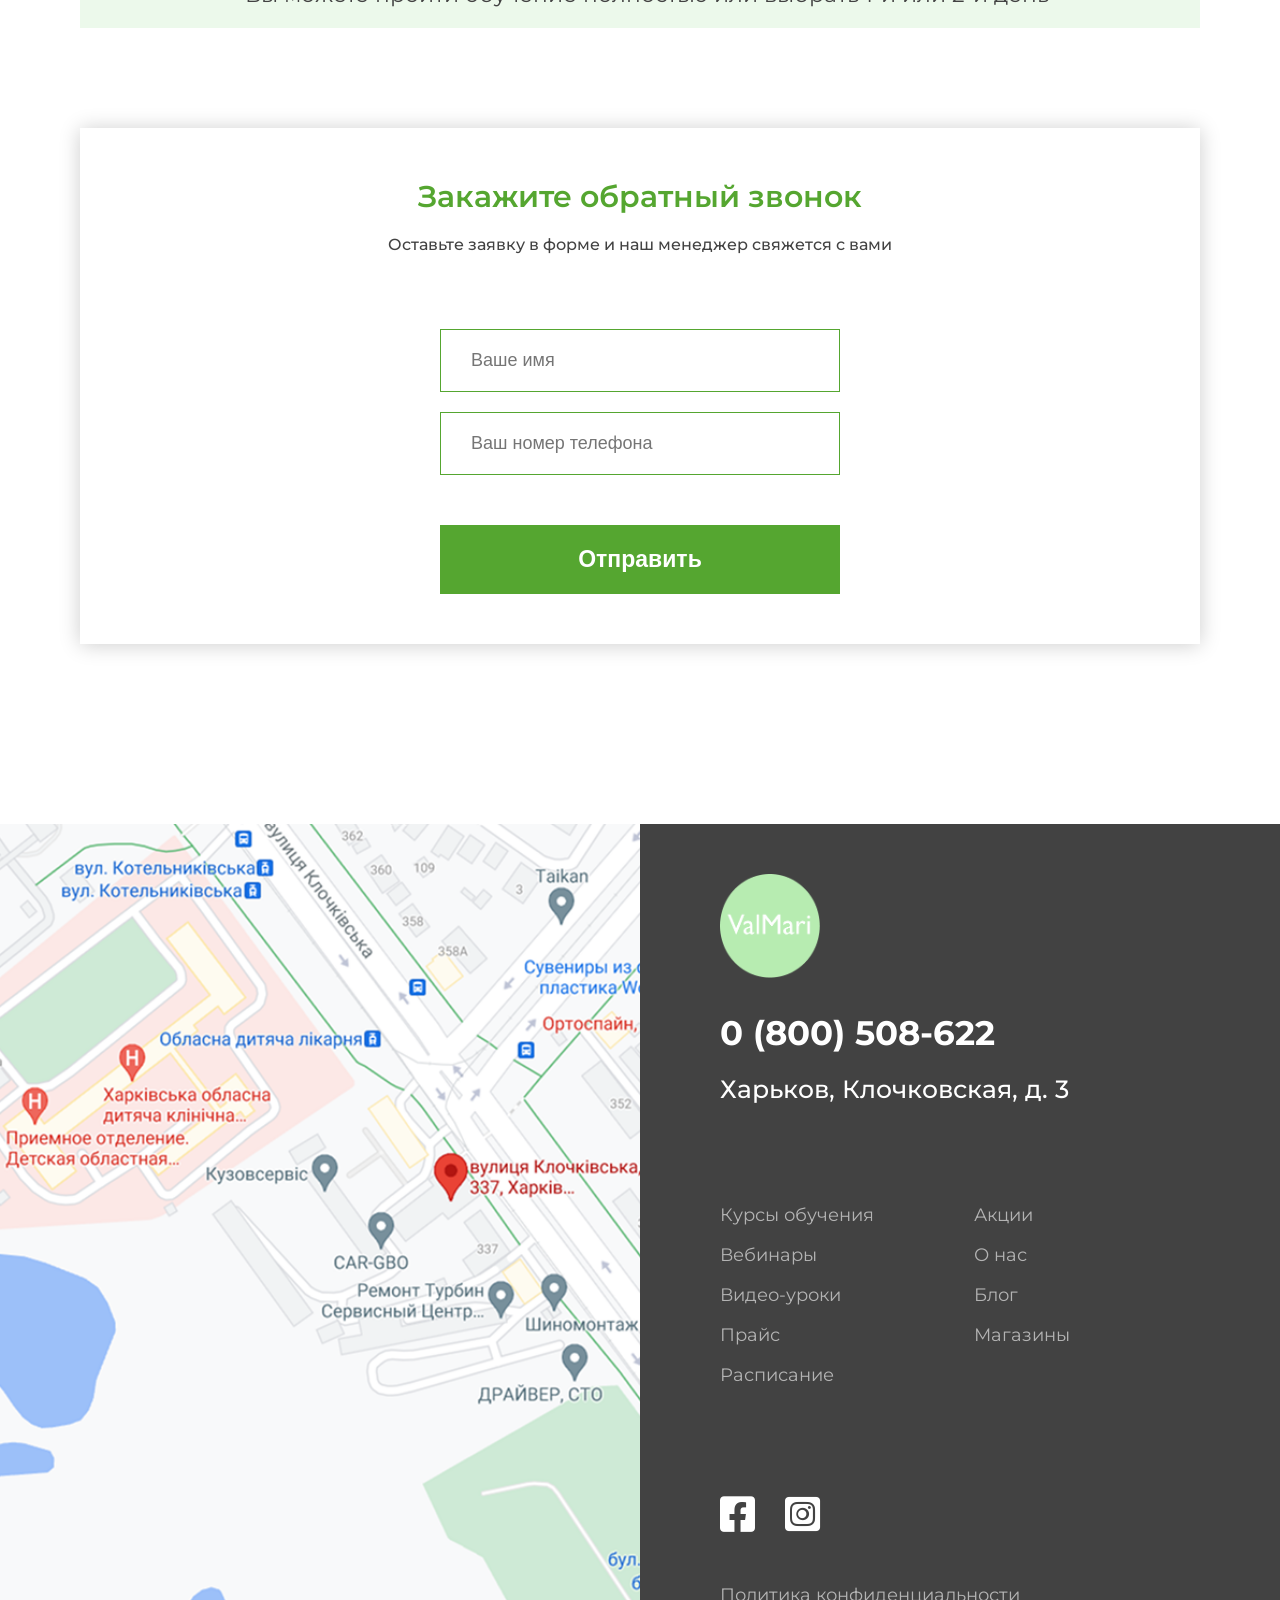
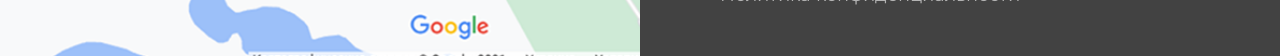
<file: price.html>
<!DOCTYPE html>
<html lang="en">

<head>
    <meta charset="UTF-8">
    <meta name="viewport" content="width=device-width, initial-scale=1.0">
    <title>Прайс</title>
    <link rel="stylesheet" href="style.css">
    <link rel="icon" href="/img/icon.png">
    <link rel="stylesheet" href="https://cdnjs.cloudflare.com/ajax/libs/font-awesome/6.0.0-beta3/css/all.min.css">
    <link rel="preconnect" href="https://fonts.googleapis.com">
    <link rel="preconnect" href="https://fonts.gstatic.com" crossorigin>
    <link
        href="https://fonts.googleapis.com/css2?family=Montserrat:wght@100;200;300;400;500;600;700;800;900&display=swap"
        rel="stylesheet">
</head>

<body>
    <noscript>Пожалуйста, включите JS в своем браузере</noscript>
    <header>
        <div class="header-top">
            <div class="header-top-logo">
                <a href="index.html">
                    <img src="img/icon.png" alt="ValMari">
                    <p>Учебный центр <br> эстетической косметологии</p>
                </a>
            </div>
            <div class="header-top-right">
                <a href="error.html" class="header-top-right-phone"><i class="fas fa-phone"></i>0 (800) 508-622</a>
                <a href="error.html" class="header-top-right-facebook"><i class="fab fa-facebook-square"></i></a>
                <a href="error.html" class="header-top-right-instagram"><i class=" fab fa-instagram-square"></i></a>
                <a href="error.html" class="header-top-right-russia"><img src="img/russia_icon.png" alt="russia"><i
                        class="fas fa-angle-down"></i></a>
            </div>
        </div>
        <hr>
        <div class="header-bot">
            <ul>
                <li><a href="courses.html">Курсы обучения</a></li>
                <li><a href="webinars.html">Вебинары</a></li>
                <li><a href="tutorials.html">Видео-уроки</a></li>
                <li><a href="blog.html">Блог</a></li>
                <li><a href="about_us.html">О нас</a></li>
                <li><a href="price.html" class="active">Прайс</a></li>
                <li><a href="schedule.html">Расписание</a></li>
                <li><a href="sctock.html">Акции</a></li>
                <li><a href="shops.html">Магазины</a></li>
            </ul>
        </div>
    </header>
    <main>
        <p class="main-title-text">Стоимость обучения</p>
        <div class="price-main-block-one">
            <table>
                <thead>
                    <tr>
                        <th class="price-course-text">Курс обучения</th>
                        <th>Дни</th>
                        <th>Часы</th>
                        <th>Ранняя регистрация</th>
                        <th>Поздняя регистрация</th>
                    </tr>
                </thead>
                <tbody>
                    <tr class="hr-table-padding-top">
                        <td>
                            <strong>1.0 <a href="error.html" class="price-table-btn">Мезотерапия в эстетической
                                    косметологии</a></strong>
                        </td>
                        <td>5</td>
                        <td>40</td>
                        <td>10800 грн</td>
                        <td>14700 грн</td>
                    </tr>
                    <tr>
                        <td>1.1 <span class="price-table-border-bottom"><a href="error.html"
                                    class="price-table-btn">Техники мезотерапии</a></span></td>
                        <td>1</td>
                        <td>8</td>
                        <td>2900 грн</td>
                        <td>3950 грн</td>
                    </tr>
                    <tr>
                        <td>1.2 <span class="price-table-border-bottom"><a href="error.html"
                                    class="price-table-btn">Мезотерапия лица</a></span></td>
                        <td>1</td>
                        <td>8</td>
                        <td>2900 грн</td>
                        <td>3950 грн</td>
                    </tr>
                    <tr>
                        <td>1.3 <span class="price-table-border-bottom"><a href="error.html"
                                    class="price-table-btn">Липоскультура тела</a></span></td>
                        <td>1</td>
                        <td>8</td>
                        <td>2900 грн</td>
                        <td>3950 грн</td>
                    </tr>
                    <tr>
                        <td>1.4 <span class="price-table-border-bottom"><a href="error.html"
                                    class="price-table-btn">Мезотерапия в трихологии</a></span></td>
                        <td>1</td>
                        <td>8</td>
                        <td>2900 грн</td>
                        <td>3950 грн</td>
                    </tr>
                    <tr class="hr-table-padding">
                        <td>1.5 <span class="price-table-border-bottom"><a href="error.html"
                                    class="price-table-btn">Биоревитализация</a></span></td>
                        <td>1</td>
                        <td>8</td>
                        <td>2900 грн</td>
                        <td>3950 грн</td>
                    </tr>
                    <tr class="hr-table">
                        <td>
                            <strong>2.0 <a href="error.html" class="price-table-btn">Контурная пластика
                                    иглой</a></strong>
                        </td>
                        <td>2</td>
                        <td>16</td>
                        <td>7900 грн</td>
                        <td>11900 грн</td>
                    </tr>
                    <tr>
                        <td>2.1 <span class="price-table-border-bottom"><a href="error.html"
                                    class="price-table-btn">Базовый уровень</a></span></td>
                        <td>1</td>
                        <td>8</td>
                        <td>2900 грн</td>
                        <td>3950 грн</td>
                    </tr>
                    <tr>
                        <td>2.2 <span class="price-table-border-bottom"><a href="error.html"
                                    class="price-table-btn">Техники мезотерапии</a></span></td>
                        <td>1</td>
                        <td>8</td>
                        <td>2900 грн</td>
                        <td>3950 грн</td>
                    </tr>
                    <tr>
                        <td>2.3 <span class="price-table-border-bottom"><a href="error.html"
                                    class="price-table-btn">Мезотерапия лица</a></span></td>
                        <td>1</td>
                        <td>8</td>
                        <td>2900 грн</td>
                        <td>3950 грн</td>
                    </tr>
                    <tr>
                        <td>2.4 <span class="price-table-border-bottom"><a href="error.html"
                                    class="price-table-btn">Липоскультура тела</a></span></td>
                        <td>1</td>
                        <td>8</td>
                        <td>2900 грн</td>
                        <td>3950 грн</td>
                    </tr>
                    <tr class="hr-table-padding">
                        <td>2.5 <span class="price-table-border-bottom"><a href="error.html"
                                    class="price-table-btn">Мезотерапия в трихологии</a></span></td>
                        <td>1</td>
                        <td>8</td>
                        <td>2900 грн</td>
                        <td>3950 грн</td>
                    </tr>
                    <tr class="hr-table">
                        <td>
                            <strong>3.0 <a href="error.html" class="price-table-btn">Мезотерапия в эстетической
                                    косметологии</a></strong>
                        </td>
                        <td>5</td>
                        <td>40</td>
                        <td>10800 грн</td>
                        <td>14700 грн</td>
                    </tr>
                    <tr>
                        <td>3.1 <span class="price-table-border-bottom"><a href="error.html"
                                    class="price-table-btn">Техники мезотерапии</a></span></td>
                        <td>1</td>
                        <td>8</td>
                        <td>2900 грн</td>
                        <td>3950 грн</td>
                    </tr>
                    <tr>
                        <td>3.2 <span class="price-table-border-bottom"><a href="error.html"
                                    class="price-table-btn">Мезотерапия лица</a></span></td>
                        <td>1</td>
                        <td>8</td>
                        <td>2900 грн</td>
                        <td>3950 грн</td>
                    </tr>
                    <tr>
                        <td>3.3 <span class="price-table-border-bottom"><a href="error.html"
                                    class="price-table-btn">Липоскультура тела</a></span></td>
                        <td>1</td>
                        <td>8</td>
                        <td>2900 грн</td>
                        <td>3950 грн</td>
                    </tr>
                    <tr>
                        <td>3.4 <span class="price-table-border-bottom"><a href="error.html"
                                    class="price-table-btn">Мезотерапия в трихологии</a></span></td>
                        <td>1</td>
                        <td>8</td>
                        <td>2900 грн</td>
                        <td>3950 грн</td>
                    </tr>
                    <tr class="hr-table-padding">
                        <td>3.5 <span class="price-table-border-bottom"><a href="error.html"
                                    class="price-table-btn">Биоревитализация</a></span></td>
                        <td>1</td>
                        <td>8</td>
                        <td>2900 грн</td>
                        <td>3950 грн</td>
                    </tr>
                    <tr class="hr-table">
                        <td>
                            <strong>4.0 <a href="error.html" class="price-table-btn">Контурная пластика
                                    иглой</a></strong>
                        </td>
                        <td>2</td>
                        <td>16</td>
                        <td>7900 грн</td>
                        <td>11900 грн</td>
                    </tr>
                    <tr>
                        <td>4.1 <span class="price-table-border-bottom"><a href="error.html"
                                    class="price-table-btn">Базовый уровень</a></span></td>
                        <td>1</td>
                        <td>8</td>
                        <td>2900 грн</td>
                        <td>3950 грн</td>
                    </tr>
                    <tr>
                        <td>4.2 <span class="price-table-border-bottom"><a href="error.html"
                                    class="price-table-btn">Техники мезотерапии</a></span></td>
                        <td>1</td>
                        <td>8</td>
                        <td>2900 грн</td>
                        <td>3950 грн</td>
                    </tr>
                    <tr>
                        <td>4.3 <span class="price-table-border-bottom"><a href="error.html"
                                    class="price-table-btn">Мезотерапия лица</a></span></td>
                        <td>1</td>
                        <td>8</td>
                        <td>2900 грн</td>
                        <td>3950 грн</td>
                    </tr>
                    <tr>
                        <td>4.4 <span class="price-table-border-bottom"><a href="error.html"
                                    class="price-table-btn">Липоскультура тела</a></span></td>
                        <td>1</td>
                        <td>8</td>
                        <td>2900 грн</td>
                        <td>3950 грн</td>
                    </tr>
                    <tr class="hr-table-padding">
                        <td>4.5 <span class="price-table-border-bottom"><a href="error.html"
                                    class="price-table-btn">Мезотерапия в трихологии</a></span></td>
                        <td>1</td>
                        <td>8</td>
                        <td>2900 грн</td>
                        <td>3950 грн</td>
                    </tr>
                    <tr class="hr-table">
                        <td>
                            <strong>5.0 <a href="error.html" class="price-table-btn">Контурная пластика
                                    иглой</a></strong>
                        </td>
                        <td>2</td>
                        <td>16</td>
                        <td>7900 грн</td>
                        <td>11900 грн</td>
                    </tr>
                    <tr>
                        <td>5.1 <span class="price-table-border-bottom"><a href="error.html"
                                    class="price-table-btn">Базовый уровень</a></span></td>
                        <td>1</td>
                        <td>8</td>
                        <td>2900 грн</td>
                        <td>3950 грн</td>
                    </tr>
                    <tr>
                        <td>5.2 <span class="price-table-border-bottom"><a href="error.html"
                                    class="price-table-btn">Техники мезотерапии</a></span></td>
                        <td>1</td>
                        <td>8</td>
                        <td>2900 грн</td>
                        <td>3950 грн</td>
                    </tr>
                    <tr>
                        <td>5.3 <span class="price-table-border-bottom"><a href="error.html"
                                    class="price-table-btn">Мезотерапия лица</a></span></td>
                        <td>1</td>
                        <td>8</td>
                        <td>2900 грн</td>
                        <td>3950 грн</td>
                    </tr>
                    <tr>
                        <td>5.4 <span class="price-table-border-bottom"><a href="error.html"
                                    class="price-table-btn">Липоскультура тела</a></span></td>
                        <td>1</td>
                        <td>8</td>
                        <td>2900 грн</td>
                        <td>3950 грн</td>
                    </tr>
                    <tr>
                        <td>5.5 <span class="price-table-border-bottom"><a href="error.html"
                                    class="price-table-btn">Мезотерапия в трихологии</a></span></td>
                        <td>1</td>
                        <td>8</td>
                        <td>2900 грн</td>
                        <td>3950 грн</td>
                    </tr>
                </tbody>
            </table>
        </div>
        <div class="price-main-block-two">
            <p>* Вы можете пройти обучение полностью или выбрать 1-й или 2-й день
            </p>
        </div>
        <div class="price-main-block-three">
            <p class="price-form-title-text-one">Закажите обратный звонок</p>
            <p class="price-form-title-text-two">Оставьте заявку в форме и наш менеджер свяжется с вами</p>
            <form action="error.html">
                <input type="text" placeholder="Ваше имя" required>
                <input type="text" placeholder="Ваш номер телефона" required>
                <button>Отправить</button>
            </form>
        </div>
    </main>
    <footer>
        <div class="footer-left">
            <a
                href="https://www.google.com/maps/place/%D0%B2%D1%83%D0%BB%D0%B8%D1%86%D1%8F+%D0%9A%D0%BB%D0%BE%D1%87%D0%BA%D1%96%D0%B2%D1%81%D1%8C%D0%BA%D0%B0,+3,+%D0%A5%D0%B0%D1%80%D0%BA%D1%96%D0%B2,+%D0%A5%D0%B0%D1%80%D0%BA%D1%96%D0%B2%D1%81%D1%8C%D0%BA%D0%B0+%D0%BE%D0%B1%D0%BB%D0%B0%D1%81%D1%82%D1%8C,+%D0%A3%D0%BA%D1%80%D0%B0%D0%B8%D0%BD%D0%B0,+61000/data=!4m2!3m1!1s0x4127a0fa755e45e7:0x65ec04f8b0410828?sa=X&ved=1t:242&ictx=111">
                <img src="img/location.png" alt="Точка на карте">
            </a>
        </div>
        <div class="footer-right">
            <div class="footer-right-one">
                <img src="img/icon.png" alt="ValMari">
                <p class="footer-number">0 (800) 508-622</p>
                <p class="footer-location">Харьков, Клочковская, д. 3</p>
            </div>
            <div class="footer-right-two">
                <ul class="footer-ul-one">
                    <li><a href="courses.html">Курсы обучения</a></li>
                    <li><a href="webinars.html">Вебинары</a></li>
                    <li><a href="tutorials.html">Видео-уроки</a></li>
                    <li><a href="price.html">Прайс</a></li>
                    <li><a href="schedule.html">Расписание</a></li>
                </ul>
                <ul class="footer-ul-two">
                    <li><a href="sctock.html">Акции</a></li>
                    <li><a href="about_us.html">О нас</a></li>
                    <li><a href="blog.html">Блог</a></li>
                    <li><a href="shops.html">Магазины</a></li>
                </ul>
            </div>
            <div class="footer-right-three">
                <a href="error.html"><i class="fab fa-facebook-square"></i></a>
                <div class="card-master">

                </div>
                <div class="card-master"></div>
                <a href="error.html"><i class=" fab fa-instagram-square"></i></a>
            </div>
            <div class="footer-right-four">
                <a href="error.html">Политика конфиденциальности</a>
            </div>
        </div>
    </footer>
    <script src="script.js"></script>
</body>

</html>
</file>
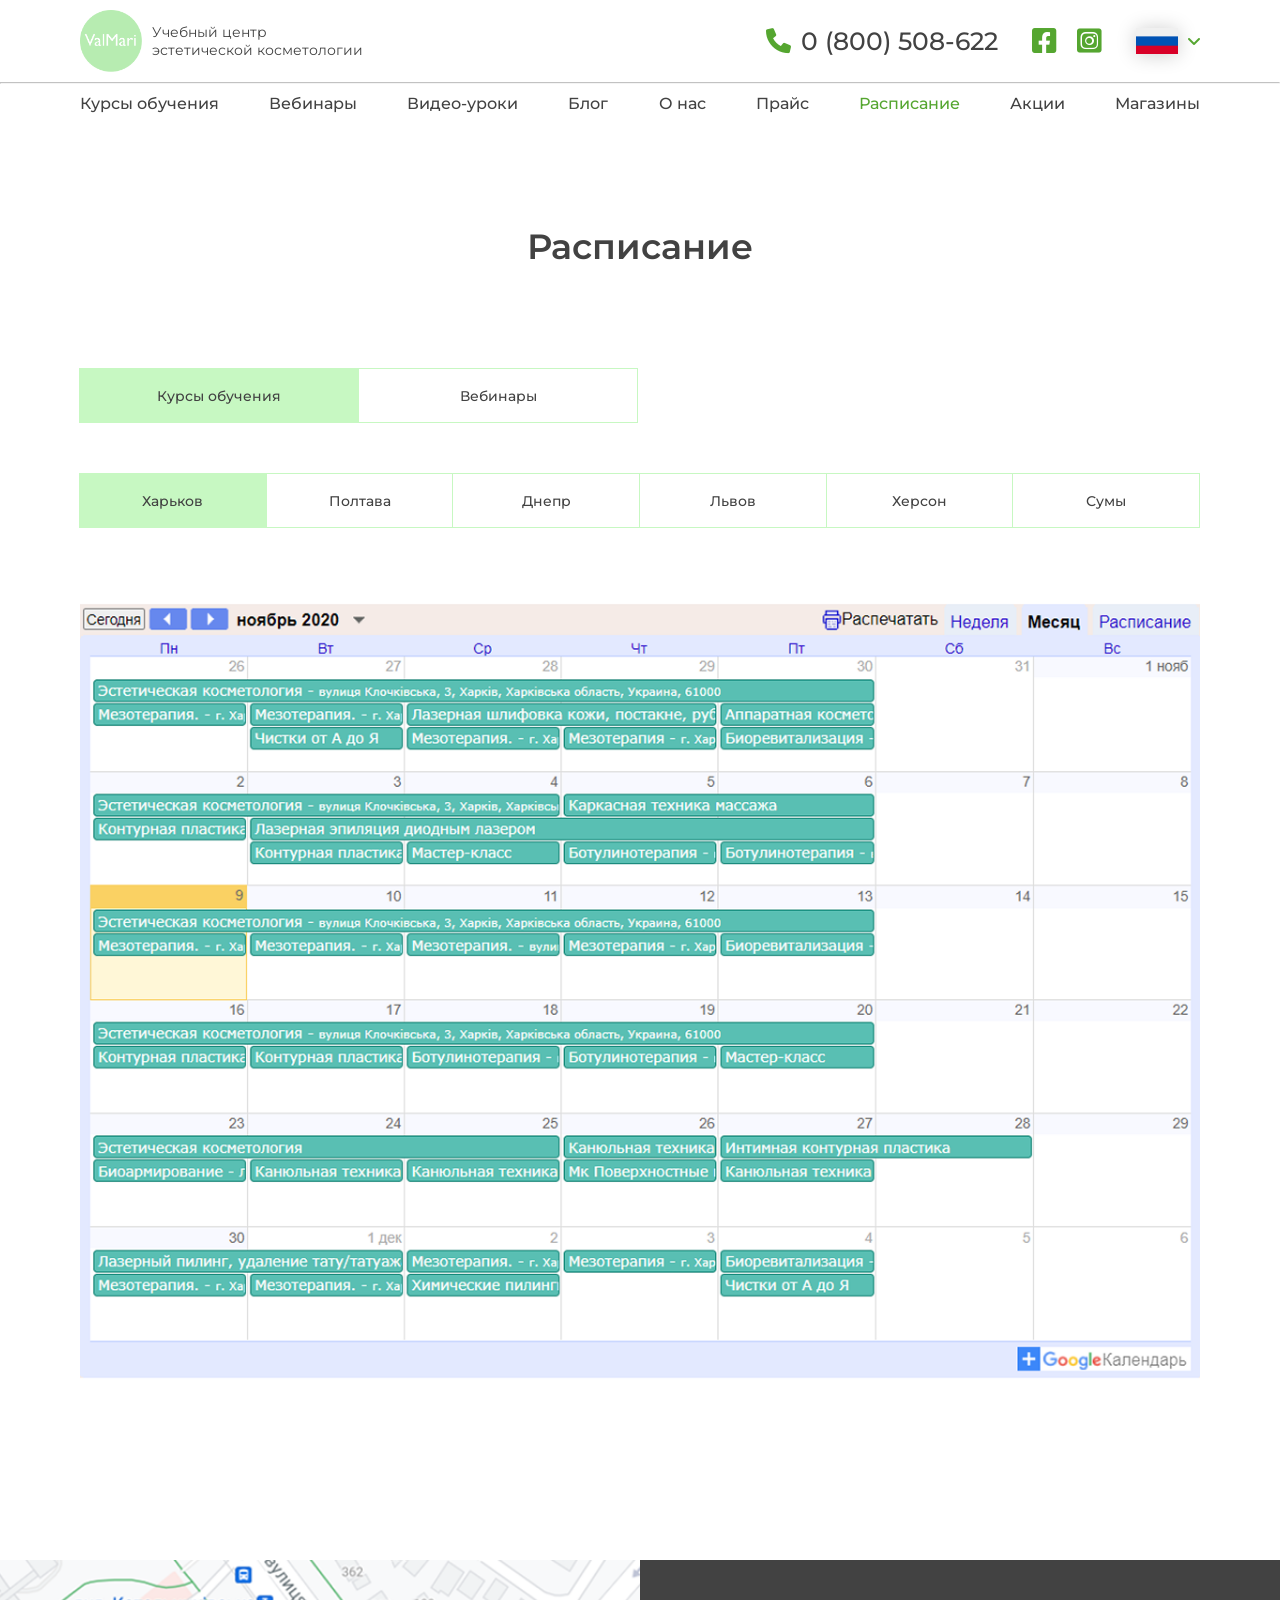
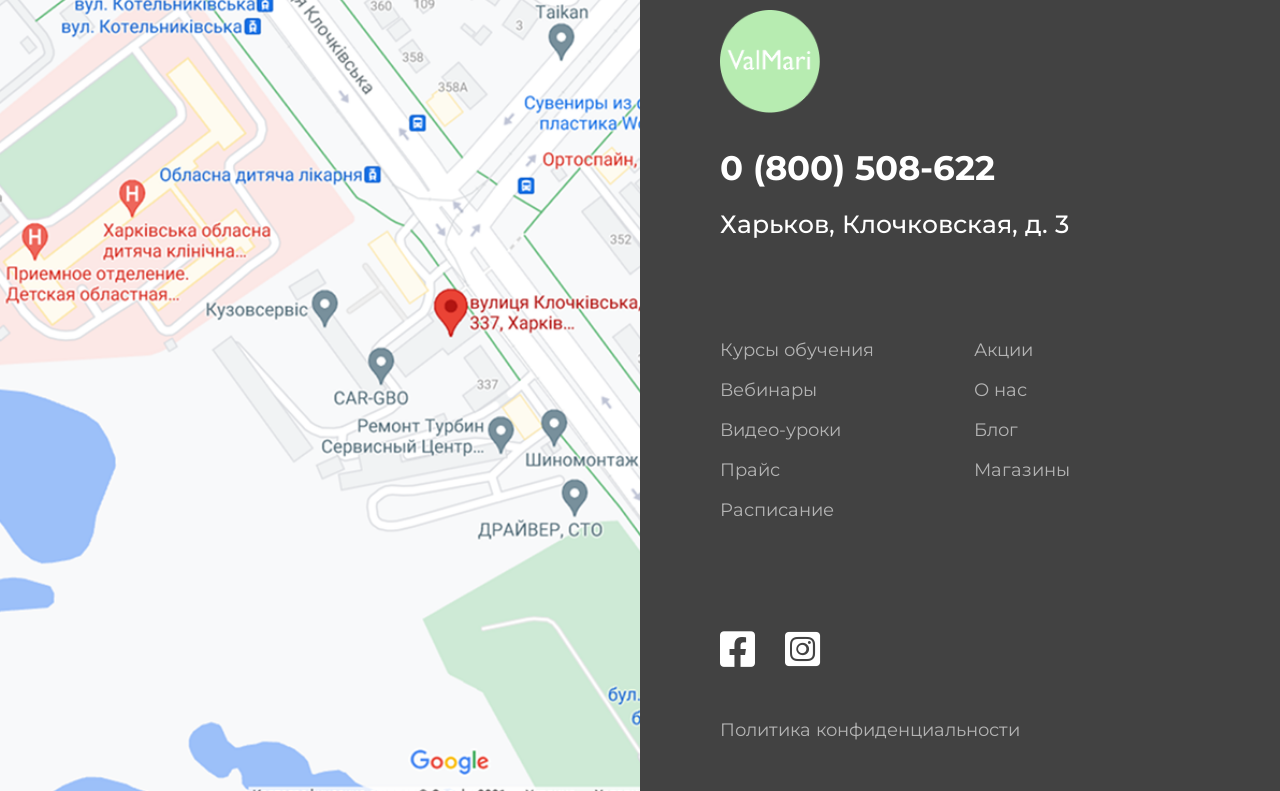
<file: schedule.html>
<!DOCTYPE html>
<html lang="en">

<head>
    <meta charset="UTF-8">
    <meta name="viewport" content="width=device-width, initial-scale=1.0">
    <title>Расписание</title>
    <link rel="stylesheet" href="style.css">
    <link rel="icon" href="/img/icon.png">
    <link rel="stylesheet" href="https://cdnjs.cloudflare.com/ajax/libs/font-awesome/6.0.0-beta3/css/all.min.css">
    <link rel="preconnect" href="https://fonts.googleapis.com">
    <link rel="preconnect" href="https://fonts.gstatic.com" crossorigin>
    <link
        href="https://fonts.googleapis.com/css2?family=Montserrat:wght@100;200;300;400;500;600;700;800;900&display=swap"
        rel="stylesheet">
</head>

<body>
    <noscript>Пожалуйста, включите JS в своем браузере</noscript>
    <header>
        <div class="header-top">
            <div class="header-top-logo">
                <a href="index.html">
                    <img src="img/icon.png" alt="ValMari">
                    <p>Учебный центр <br> эстетической косметологии</p>
                </a>
            </div>
            <div class="header-top-right">
                <a href="error.html" class="header-top-right-phone"><i class="fas fa-phone"></i>0 (800) 508-622</a>
                <a href="error.html" class="header-top-right-facebook"><i class="fab fa-facebook-square"></i></a>
                <a href="error.html" class="header-top-right-instagram"><i class=" fab fa-instagram-square"></i></a>
                <a href="error.html" class="header-top-right-russia"><img src="img/russia_icon.png" alt="russia"><i
                        class="fas fa-angle-down"></i></a>
            </div>
        </div>
        <hr>
        <div class="header-bot">
            <ul>
                <li><a href="courses.html">Курсы обучения</a></li>
                <li><a href="webinars.html">Вебинары</a></li>
                <li><a href="tutorials.html">Видео-уроки</a></li>
                <li><a href="blog.html">Блог</a></li>
                <li><a href="about_us.html">О нас</a></li>
                <li><a href="price.html">Прайс</a></li>
                <li><a href="schedule.html" class="active">Расписание</a></li>
                <li><a href="sctock.html">Акции</a></li>
                <li><a href="shops.html">Магазины</a></li>
            </ul>
        </div>
    </header>
    <main>
        <p class="main-title-text">Расписание</p>
        <div class="schedule-main-block-one">
            <div class="schedule-links-bar-one">
                <ul>
                    <li class="active-link"><a href="error.html">Курсы обучения</a></li>
                    <li><a href="error.html">Вебинары</a></li>
                </ul>
            </div>
            <div class="schedule-links-bar-two">
                <ul>
                    <li class="active-link"><a href="error.html">Харьков</a></li>
                    <li><a href="error.html">Полтава</a></li>
                    <li><a href="error.html">Днепр</a></li>
                    <li><a href="error.html">Львов</a></li>
                    <li><a href="error.html">Херсон</a></li>
                    <li><a href="error.html">Сумы</a></li>
                </ul>
            </div>
            <img src="img/shedule.png" alt="Расписание">
        </div>
    </main>
    <footer>
        <div class="footer-left">
            <a
                href="https://www.google.com/maps/place/%D0%B2%D1%83%D0%BB%D0%B8%D1%86%D1%8F+%D0%9A%D0%BB%D0%BE%D1%87%D0%BA%D1%96%D0%B2%D1%81%D1%8C%D0%BA%D0%B0,+3,+%D0%A5%D0%B0%D1%80%D0%BA%D1%96%D0%B2,+%D0%A5%D0%B0%D1%80%D0%BA%D1%96%D0%B2%D1%81%D1%8C%D0%BA%D0%B0+%D0%BE%D0%B1%D0%BB%D0%B0%D1%81%D1%82%D1%8C,+%D0%A3%D0%BA%D1%80%D0%B0%D0%B8%D0%BD%D0%B0,+61000/data=!4m2!3m1!1s0x4127a0fa755e45e7:0x65ec04f8b0410828?sa=X&ved=1t:242&ictx=111">
                <img src="img/location.png" alt="Точка на карте">
            </a>
        </div>
        <div class="footer-right">
            <div class="footer-right-one">
                <img src="img/icon.png" alt="ValMari">
                <p class="footer-number">0 (800) 508-622</p>
                <p class="footer-location">Харьков, Клочковская, д. 3</p>
            </div>
            <div class="footer-right-two">
                <ul class="footer-ul-one">
                    <li><a href="courses.html">Курсы обучения</a></li>
                    <li><a href="webinars.html">Вебинары</a></li>
                    <li><a href="tutorials.html">Видео-уроки</a></li>
                    <li><a href="price.html">Прайс</a></li>
                    <li><a href="schedule.html">Расписание</a></li>
                </ul>
                <ul class="footer-ul-two">
                    <li><a href="sctock.html">Акции</a></li>
                    <li><a href="about_us.html">О нас</a></li>
                    <li><a href="blog.html">Блог</a></li>
                    <li><a href="shops.html">Магазины</a></li>
                </ul>
            </div>
            <div class="footer-right-three">
                <a href="error.html"><i class="fab fa-facebook-square"></i></a>
                <div class="card-master">

                </div>
                <div class="card-master"></div>
                <a href="error.html"><i class=" fab fa-instagram-square"></i></a>
            </div>
            <div class="footer-right-four">
                <a href="error.html">Политика конфиденциальности</a>
            </div>
        </div>
    </footer>
    <script src="script.js"></script>
</body>

</html>
</file>
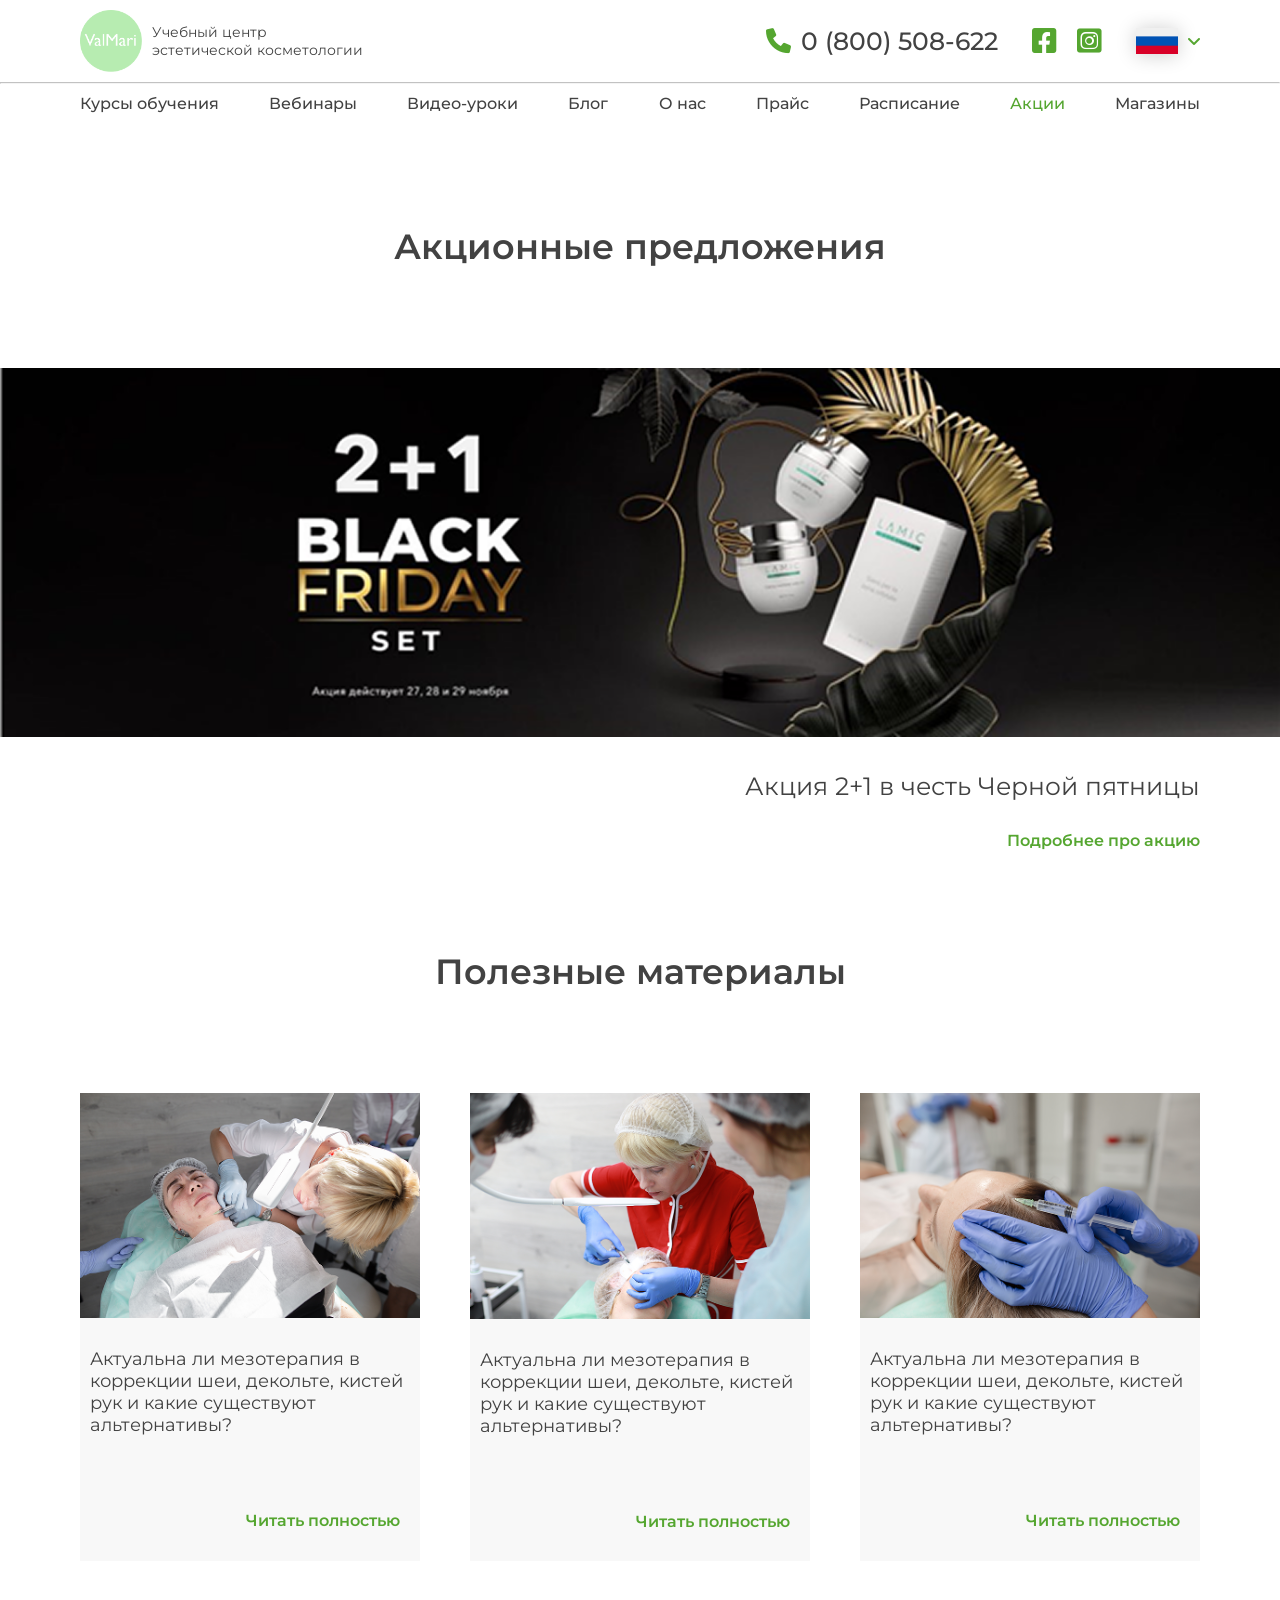
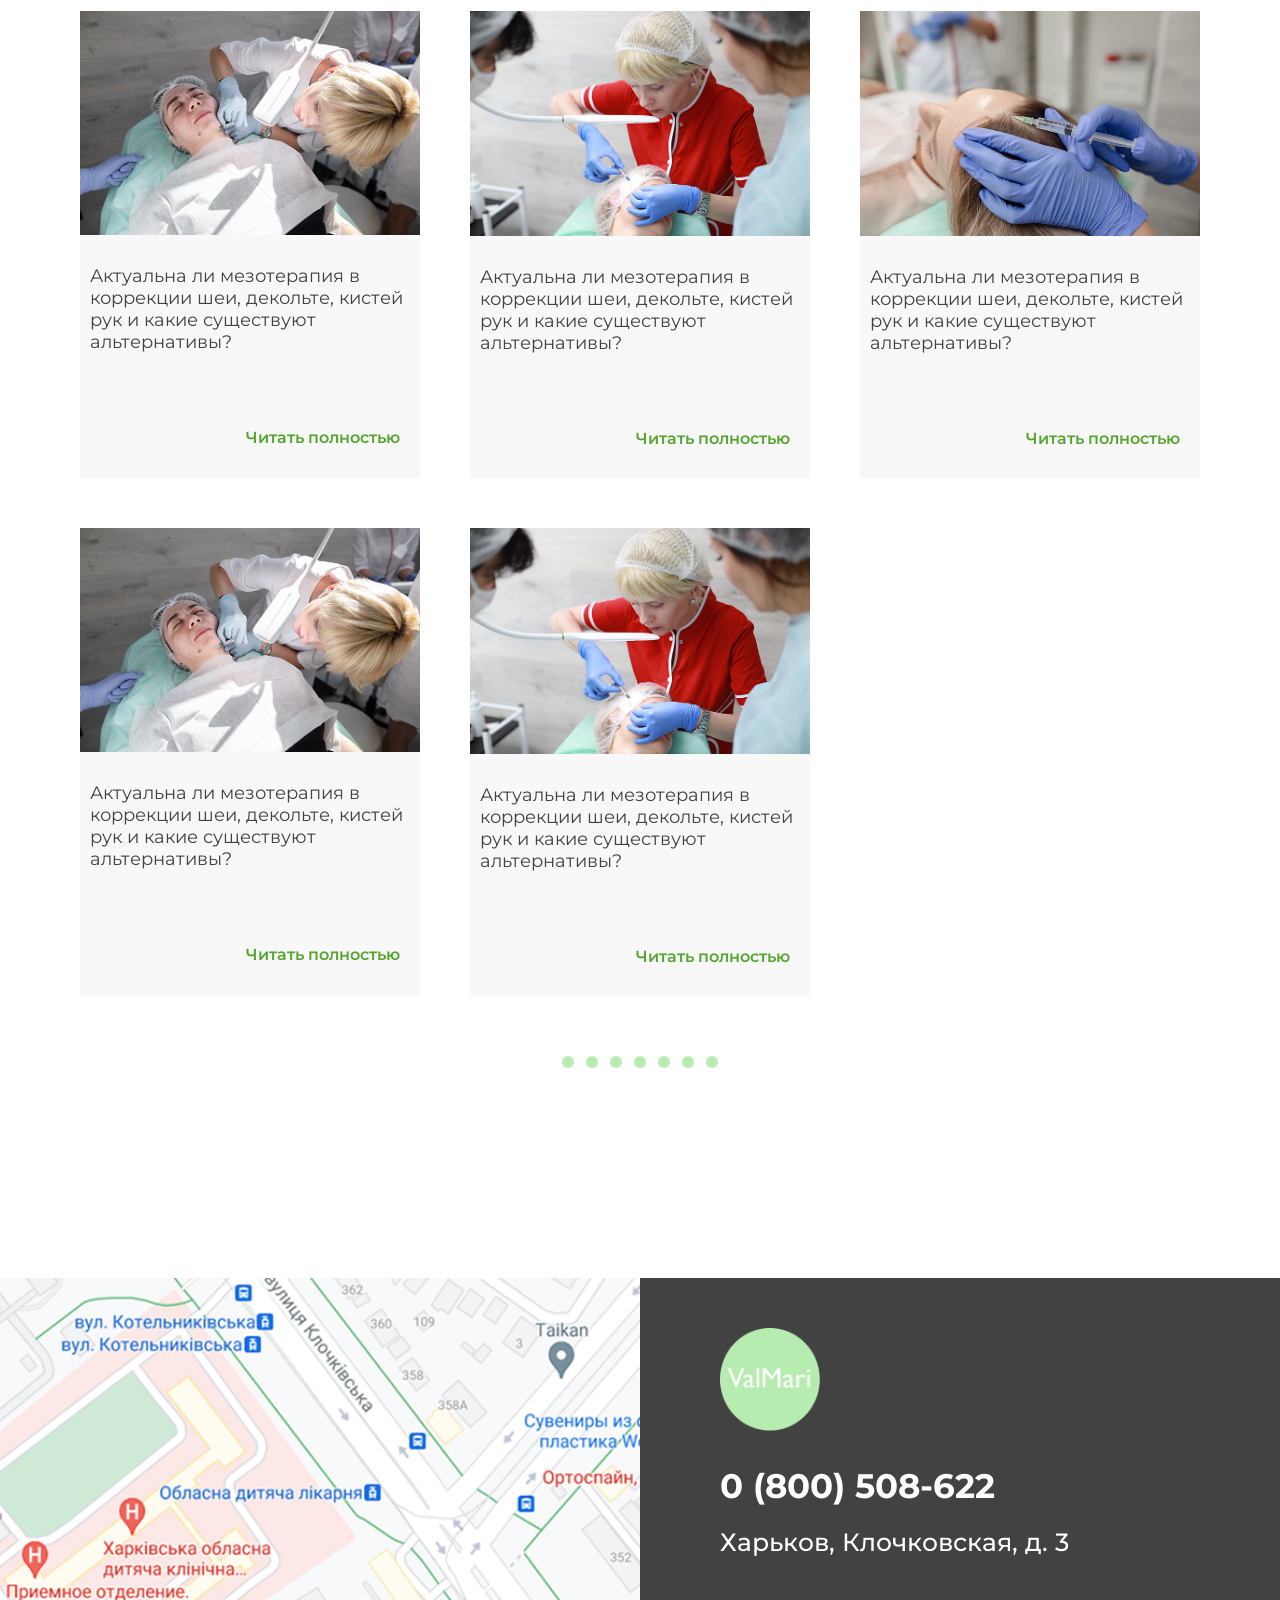
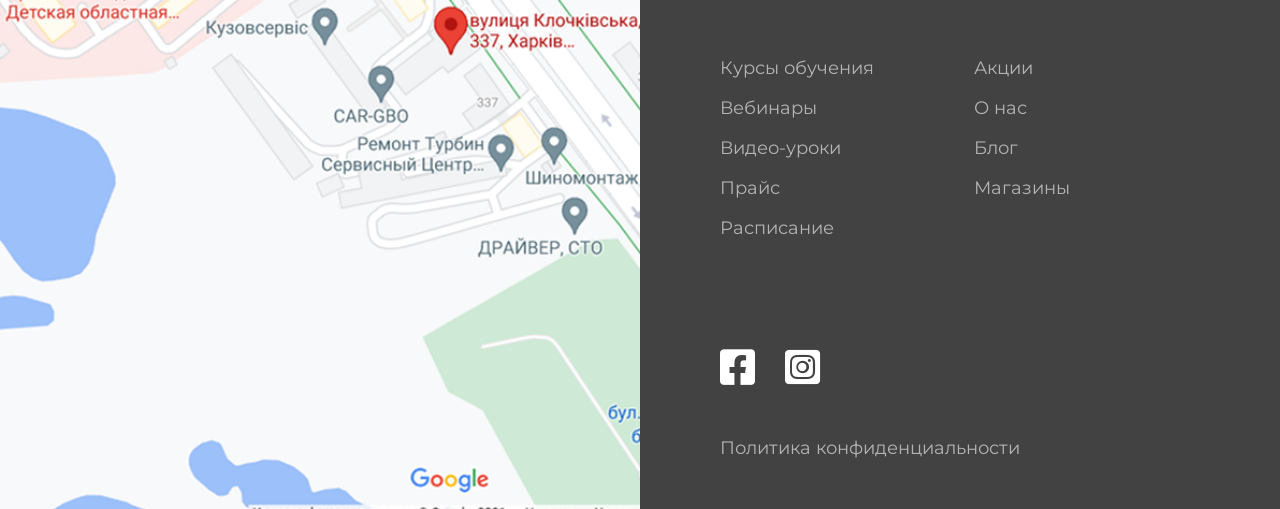
<file: sctock.html>
<!DOCTYPE html>
<html lang="en">

<head>
    <meta charset="UTF-8">
    <meta name="viewport" content="width=device-width, initial-scale=1.0">
    <title>Акции</title>
    <link rel="stylesheet" href="style.css">
    <link rel="icon" href="/img/icon.png">
    <link rel="stylesheet" href="https://cdnjs.cloudflare.com/ajax/libs/font-awesome/6.0.0-beta3/css/all.min.css">
    <link rel="preconnect" href="https://fonts.googleapis.com">
    <link rel="preconnect" href="https://fonts.gstatic.com" crossorigin>
    <link
        href="https://fonts.googleapis.com/css2?family=Montserrat:wght@100;200;300;400;500;600;700;800;900&display=swap"
        rel="stylesheet">
</head>

<body>
    <noscript>Пожалуйста, включите JS в своем браузере</noscript>
    <header>
        <div class="header-top">
            <div class="header-top-logo">
                <a href="index.html">
                    <img src="img/icon.png" alt="ValMari">
                    <p>Учебный центр <br> эстетической косметологии</p>
                </a>
            </div>
            <div class="header-top-right">
                <a href="error.html" class="header-top-right-phone"><i class="fas fa-phone"></i>0 (800) 508-622</a>
                <a href="error.html" class="header-top-right-facebook"><i class="fab fa-facebook-square"></i></a>
                <a href="error.html" class="header-top-right-instagram"><i class=" fab fa-instagram-square"></i></a>
                <a href="error.html" class="header-top-right-russia"><img src="img/russia_icon.png" alt="russia"><i
                        class="fas fa-angle-down"></i></a>
            </div>
        </div>
        <hr>
        <div class="header-bot">
            <ul>
                <li><a href="courses.html">Курсы обучения</a></li>
                <li><a href="webinars.html">Вебинары</a></li>
                <li><a href="tutorials.html">Видео-уроки</a></li>
                <li><a href="blog.html">Блог</a></li>
                <li><a href="about_us.html">О нас</a></li>
                <li><a href="price.html">Прайс</a></li>
                <li><a href="schedule.html">Расписание</a></li>
                <li><a href="sctock.html" class="active">Акции</a></li>
                <li><a href="shops.html">Магазины</a></li>
            </ul>
        </div>
    </header>
    <main>
        <p class="main-title-text">Акционные предложения</p>
        <img src="img/stock_banner.png" alt="Баннер" class="stock-banner">
        <div class="sctock-main-block-one">
            <p>Акция 2+1 в честь Черной пятницы</p>
            <a href="error.html">Подробнее про акцию</a>
        </div>
        <p class="main-title-text">Полезные материалы</p>
        <div class="sctock-main-block-two">
            <div class="material-card">
                <div class="material-card-top">
                    <img src="img/material_card_one.png" alt="Материал 1">
                </div>
                <div class="material-card-bot">
                    <p>Актуальна ли мезотерапия в коррекции шеи, декольте, кистей рук и какие существуют альтернативы?
                    </p>
                    <a href="error.html">Читать полностью</a>
                </div>
            </div>
            <div class="material-card">
                <div class="material-card-top">
                    <img src="img/material_card_two.png" alt="Материал 2">
                </div>
                <div class="material-card-bot">
                    <p>Актуальна ли мезотерапия в коррекции шеи, декольте, кистей рук и какие существуют альтернативы?
                    </p>
                    <a href="error.html">Читать полностью</a>
                </div>
            </div>
            <div class="material-card">
                <div class="material-card-top">
                    <img src="img/material_card_three.png" alt="Материал 3">
                </div>
                <div class="material-card-bot">
                    <p>Актуальна ли мезотерапия в коррекции шеи, декольте, кистей рук и какие существуют альтернативы?
                    </p>
                    <a href="error.html">Читать полностью</a>
                </div>
            </div>
            <div class="material-card">
                <div class="material-card-top">
                    <img src="img/material_card_one.png" alt="Материал 1">
                </div>
                <div class="material-card-bot">
                    <p>Актуальна ли мезотерапия в коррекции шеи, декольте, кистей рук и какие существуют альтернативы?
                    </p>
                    <a href="error.html">Читать полностью</a>
                </div>
            </div>
            <div class="material-card">
                <div class="material-card-top">
                    <img src="img/material_card_two.png" alt="Материал 2">
                </div>
                <div class="material-card-bot">
                    <p>Актуальна ли мезотерапия в коррекции шеи, декольте, кистей рук и какие существуют альтернативы?
                    </p>
                    <a href="error.html">Читать полностью</a>
                </div>
            </div>
            <div class="material-card">
                <div class="material-card-top">
                    <img src="img/material_card_three.png" alt="Материал 3">
                </div>
                <div class="material-card-bot">
                    <p>Актуальна ли мезотерапия в коррекции шеи, декольте, кистей рук и какие существуют альтернативы?
                    </p>
                    <a href="error.html">Читать полностью</a>
                </div>
            </div>
            <div class="material-card">
                <div class="material-card-top">
                    <img src="img/material_card_one.png" alt="Материал 1">
                </div>
                <div class="material-card-bot">
                    <p>Актуальна ли мезотерапия в коррекции шеи, декольте, кистей рук и какие существуют альтернативы?
                    </p>
                    <a href="error.html">Читать полностью</a>
                </div>
            </div>
            <div class="material-card">
                <div class="material-card-top">
                    <img src="img/material_card_two.png" alt="Материал 2">
                </div>
                <div class="material-card-bot">
                    <p>Актуальна ли мезотерапия в коррекции шеи, декольте, кистей рук и какие существуют альтернативы?
                    </p>
                    <a href="error.html">Читать полностью</a>
                </div>
            </div>
        </div>
        <div class="slider-btn">
            <a href="error.html"></a>
            <a href="error.html"></a>
            <a href="error.html"></a>
            <a href="error.html"></a>
            <a href="error.html"></a>
            <a href="error.html"></a>
            <a href="error.html"></a>
        </div>
    </main>
    <footer>
        <div class="footer-left">
            <a
                href="https://www.google.com/maps/place/%D0%B2%D1%83%D0%BB%D0%B8%D1%86%D1%8F+%D0%9A%D0%BB%D0%BE%D1%87%D0%BA%D1%96%D0%B2%D1%81%D1%8C%D0%BA%D0%B0,+3,+%D0%A5%D0%B0%D1%80%D0%BA%D1%96%D0%B2,+%D0%A5%D0%B0%D1%80%D0%BA%D1%96%D0%B2%D1%81%D1%8C%D0%BA%D0%B0+%D0%BE%D0%B1%D0%BB%D0%B0%D1%81%D1%82%D1%8C,+%D0%A3%D0%BA%D1%80%D0%B0%D0%B8%D0%BD%D0%B0,+61000/data=!4m2!3m1!1s0x4127a0fa755e45e7:0x65ec04f8b0410828?sa=X&ved=1t:242&ictx=111">
                <img src="img/location.png" alt="Точка на карте">
            </a>
        </div>
        <div class="footer-right">
            <div class="footer-right-one">
                <img src="img/icon.png" alt="ValMari">
                <p class="footer-number">0 (800) 508-622</p>
                <p class="footer-location">Харьков, Клочковская, д. 3</p>
            </div>
            <div class="footer-right-two">
                <ul class="footer-ul-one">
                    <li><a href="courses.html">Курсы обучения</a></li>
                    <li><a href="webinars.html">Вебинары</a></li>
                    <li><a href="tutorials.html">Видео-уроки</a></li>
                    <li><a href="price.html">Прайс</a></li>
                    <li><a href="schedule.html">Расписание</a></li>
                </ul>
                <ul class="footer-ul-two">
                    <li><a href="sctock.html">Акции</a></li>
                    <li><a href="about_us.html">О нас</a></li>
                    <li><a href="blog.html">Блог</a></li>
                    <li><a href="shops.html">Магазины</a></li>
                </ul>
            </div>
            <div class="footer-right-three">
                <a href="error.html"><i class="fab fa-facebook-square"></i></a>
                <div class="card-master">

                </div>
                <div class="card-master"></div>
                <a href="error.html"><i class=" fab fa-instagram-square"></i></a>
            </div>
            <div class="footer-right-four">
                <a href="error.html">Политика конфиденциальности</a>
            </div>
        </div>
    </footer>
    <script src="script.js"></script>
</body>

</html>
</file>
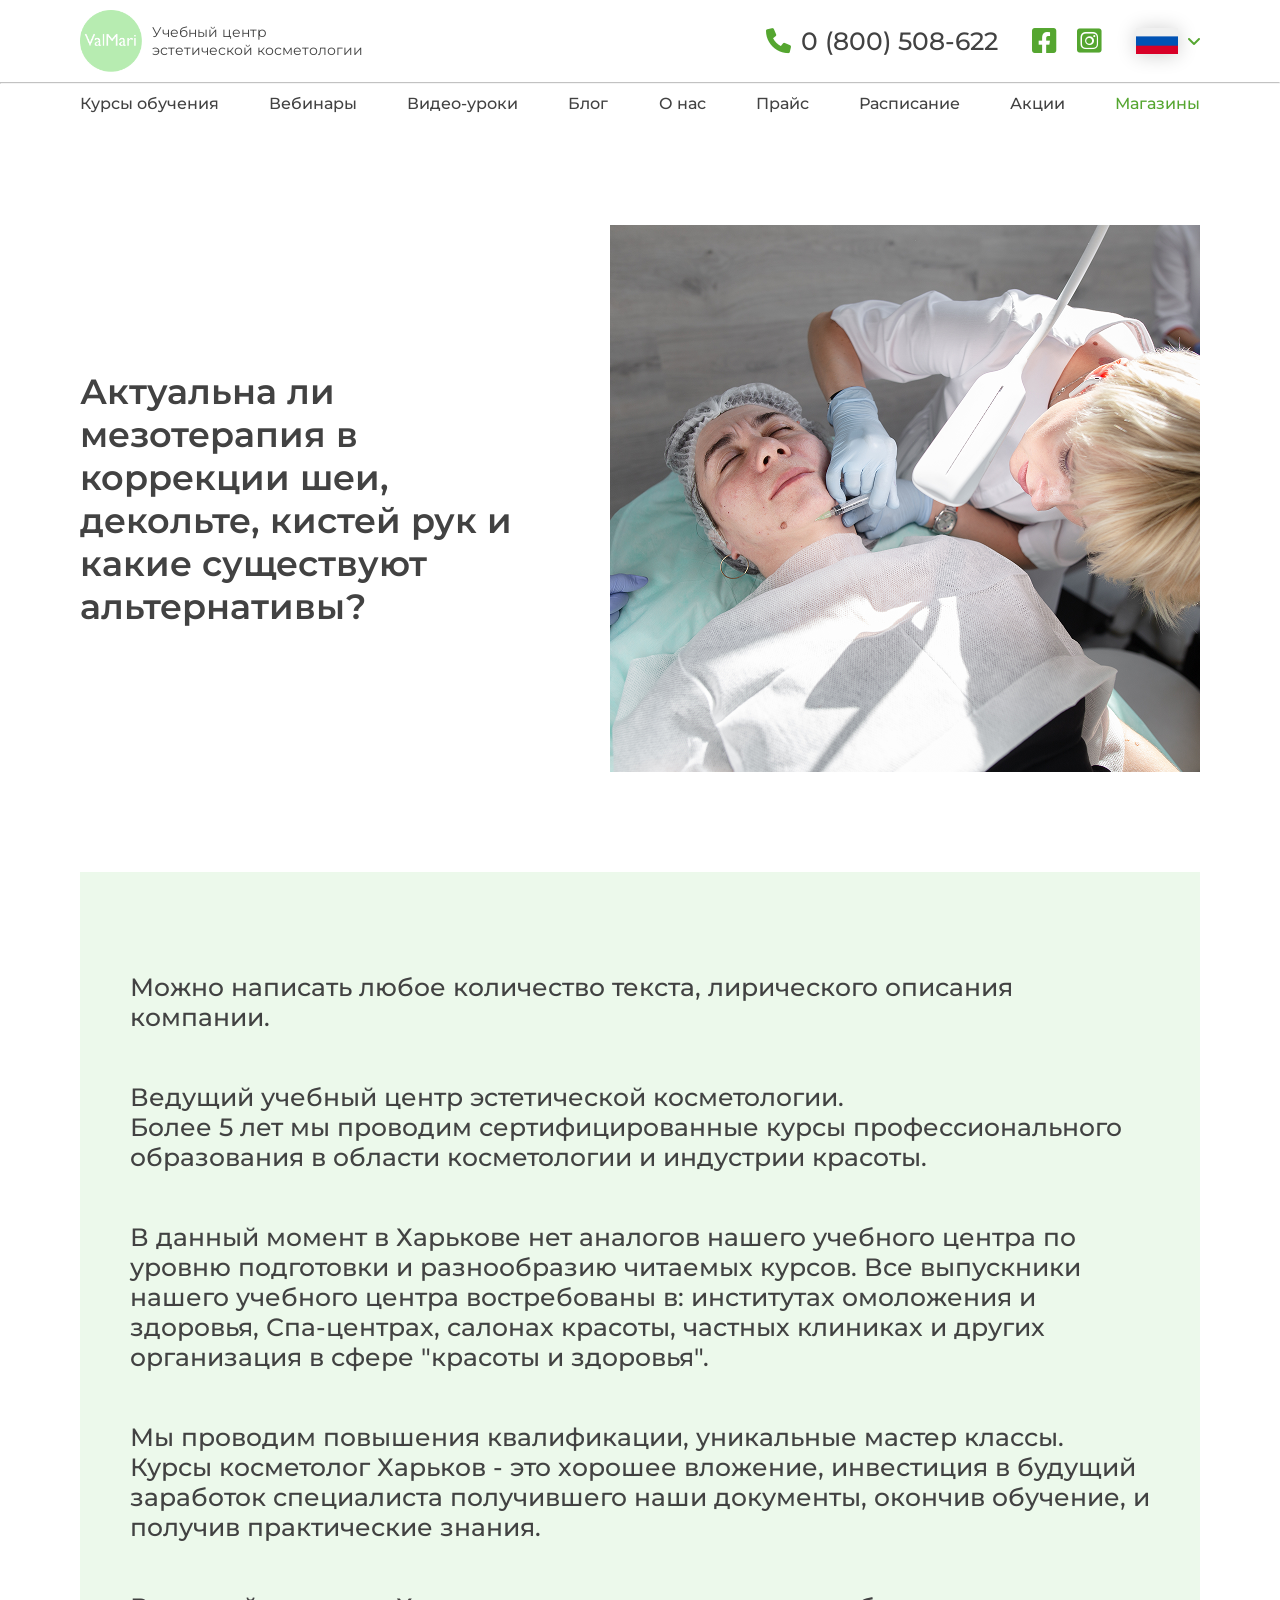
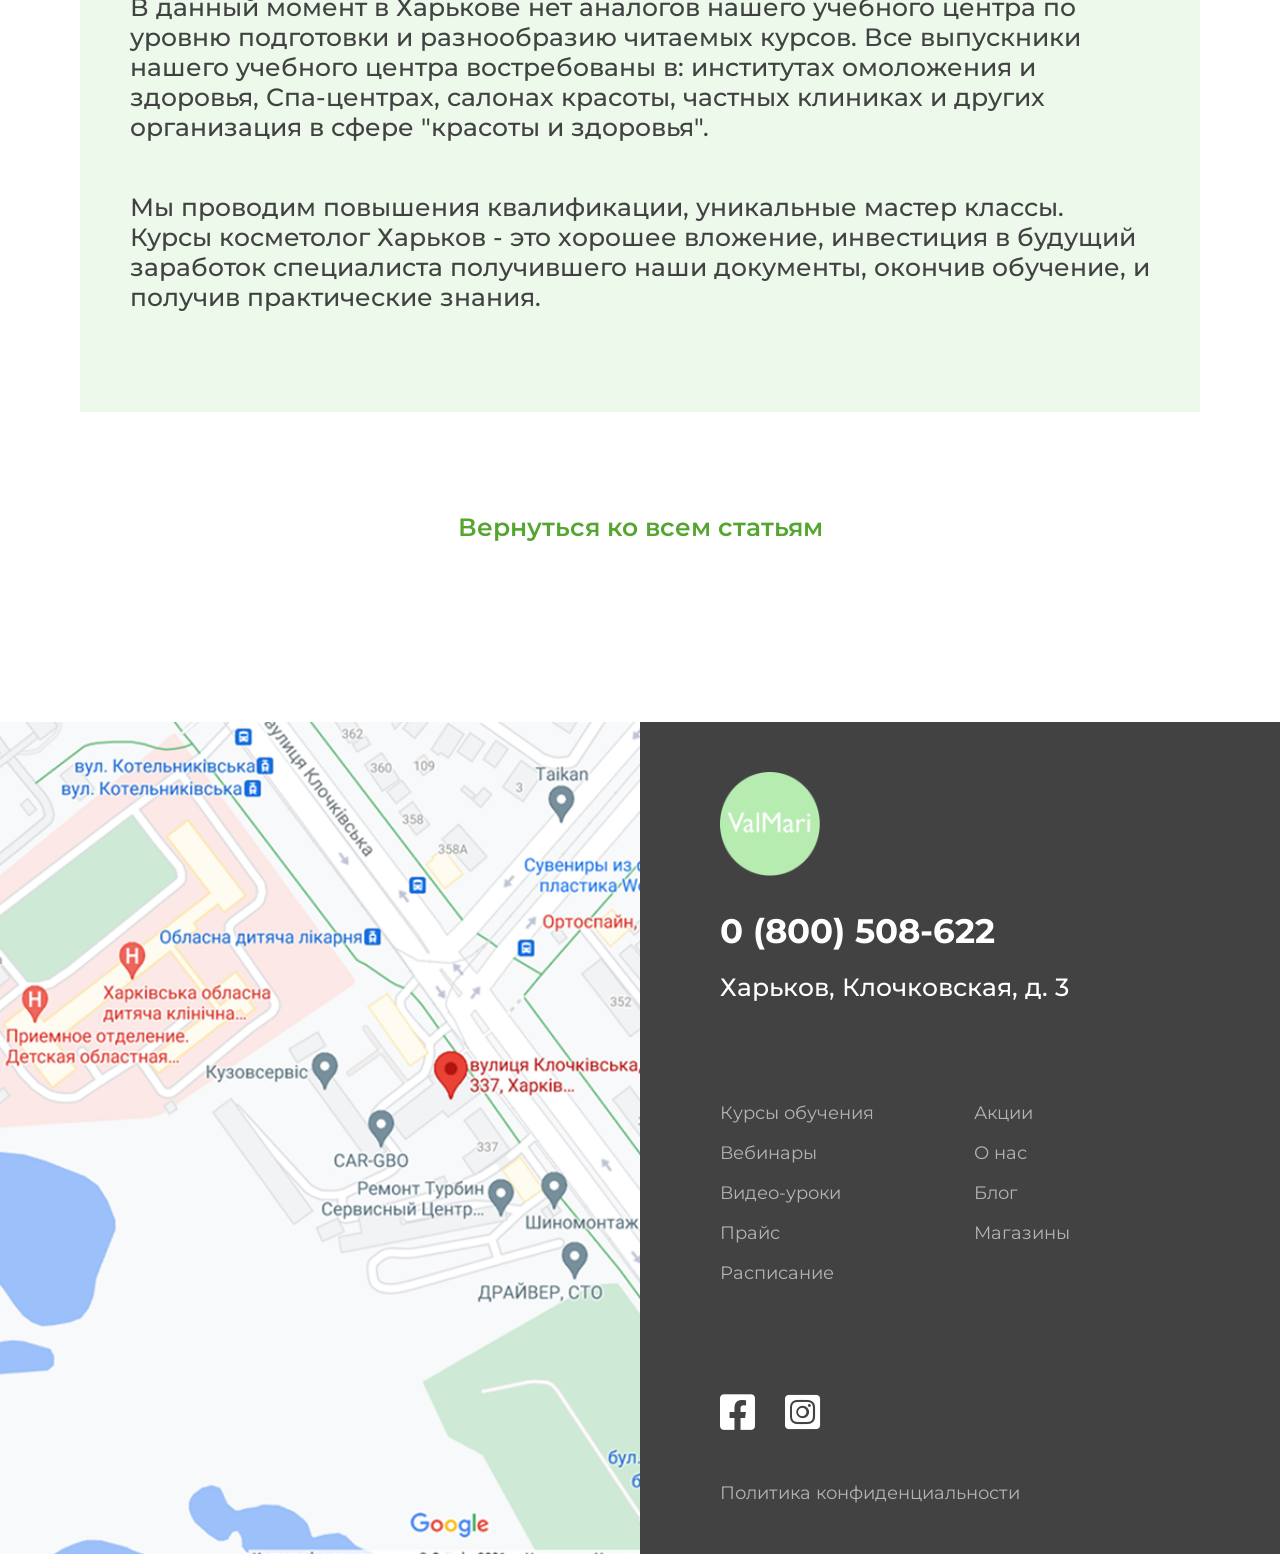
<file: shops.html>
<!DOCTYPE html>
<html lang="en">

<head>
    <meta charset="UTF-8">
    <meta name="viewport" content="width=device-width, initial-scale=1.0">
    <title>Магазины</title>
    <link rel="stylesheet" href="style.css">
    <link rel="icon" href="/img/icon.png">
    <link rel="stylesheet" href="https://cdnjs.cloudflare.com/ajax/libs/font-awesome/6.0.0-beta3/css/all.min.css">
    <link rel="preconnect" href="https://fonts.googleapis.com">
    <link rel="preconnect" href="https://fonts.gstatic.com" crossorigin>
    <link
        href="https://fonts.googleapis.com/css2?family=Montserrat:wght@100;200;300;400;500;600;700;800;900&display=swap"
        rel="stylesheet">
</head>

<body>
    <noscript>Пожалуйста, включите JS в своем браузере</noscript>
    <header>
        <div class="header-top">
            <div class="header-top-logo">
                <a href="index.html">
                    <img src="img/icon.png" alt="ValMari">
                    <p>Учебный центр <br> эстетической косметологии</p>
                </a>
            </div>
            <div class="header-top-right">
                <a href="error.html" class="header-top-right-phone"><i class="fas fa-phone"></i>0 (800) 508-622</a>
                <a href="error.html" class="header-top-right-facebook"><i class="fab fa-facebook-square"></i></a>
                <a href="error.html" class="header-top-right-instagram"><i class=" fab fa-instagram-square"></i></a>
                <a href="error.html" class="header-top-right-russia"><img src="img/russia_icon.png" alt="russia"><i
                        class="fas fa-angle-down"></i></a>
            </div>
        </div>
        <hr>
        <div class="header-bot">
            <ul>
                <li><a href="courses.html">Курсы обучения</a></li>
                <li><a href="webinars.html">Вебинары</a></li>
                <li><a href="tutorials.html">Видео-уроки</a></li>
                <li><a href="blog.html">Блог</a></li>
                <li><a href="about_us.html">О нас</a></li>
                <li><a href="price.html">Прайс</a></li>
                <li><a href="schedule.html">Расписание</a></li>
                <li><a href="sctock.html">Акции</a></li>
                <li><a href="shops.html" class="active">Магазины</a></li>
            </ul>
        </div>
    </header>
    <main>
        <div class="shops-main-block-one">
            <p>Актуальна ли мезотерапия в коррекции шеи, декольте, кистей рук и какие существуют альтернативы?</p>
            <img src="img/shops_banner.png" alt="Баннер">
        </div>
        <div class="shops-main-block-two">
            <p>Можно написать любое количество текста, лирического описания компании. </p>
            <p>Ведущий учебный центр эстетической косметологии. <br> Более 5 лет мы проводим сертифицированные курсы
                профессионального образования в области косметологии и индустрии красоты.</p>
            <p>В данный момент в Харькове нет аналогов нашего учебного центра по уровню подготовки и разнообразию
                читаемых курсов. Все выпускники нашего учебного центра востребованы в: институтах омоложения и здоровья,
                Спа-центрах, салонах красоты, частных клиниках и других организация в сфере "красоты и здоровья". </p>
            <p>Мы проводим повышения квалификации, уникальные мастер классы. Курсы косметолог Харьков - это хорошее
                вложение, инвестиция в будущий заработок специалиста получившего наши документы, окончив обучение, и
                получив практические знания.</p>
            <p>В данный момент в Харькове нет аналогов нашего учебного центра по уровню подготовки и разнообразию
                читаемых курсов. Все выпускники нашего учебного центра востребованы в: институтах омоложения и здоровья,
                Спа-центрах, салонах красоты, частных клиниках и других организация в сфере "красоты и здоровья". </p>
            <p>Мы проводим повышения квалификации, уникальные мастер классы. Курсы косметолог Харьков - это хорошее
                вложение, инвестиция в будущий заработок специалиста получившего наши документы, окончив обучение, и
                получив практические знания.</p>
        </div>
        <a href="index.html" class="shops-btn">Вернуться ко всем статьям</a>
    </main>
    <footer>
        <div class="footer-left">
            <a
                href="https://www.google.com/maps/place/%D0%B2%D1%83%D0%BB%D0%B8%D1%86%D1%8F+%D0%9A%D0%BB%D0%BE%D1%87%D0%BA%D1%96%D0%B2%D1%81%D1%8C%D0%BA%D0%B0,+3,+%D0%A5%D0%B0%D1%80%D0%BA%D1%96%D0%B2,+%D0%A5%D0%B0%D1%80%D0%BA%D1%96%D0%B2%D1%81%D1%8C%D0%BA%D0%B0+%D0%BE%D0%B1%D0%BB%D0%B0%D1%81%D1%82%D1%8C,+%D0%A3%D0%BA%D1%80%D0%B0%D0%B8%D0%BD%D0%B0,+61000/data=!4m2!3m1!1s0x4127a0fa755e45e7:0x65ec04f8b0410828?sa=X&ved=1t:242&ictx=111">
                <img src="img/location.png" alt="Точка на карте">
            </a>
        </div>
        <div class="footer-right">
            <div class="footer-right-one">
                <img src="img/icon.png" alt="ValMari">
                <p class="footer-number">0 (800) 508-622</p>
                <p class="footer-location">Харьков, Клочковская, д. 3</p>
            </div>
            <div class="footer-right-two">
                <ul class="footer-ul-one">
                    <li><a href="courses.html">Курсы обучения</a></li>
                    <li><a href="webinars.html">Вебинары</a></li>
                    <li><a href="tutorials.html">Видео-уроки</a></li>
                    <li><a href="price.html">Прайс</a></li>
                    <li><a href="schedule.html">Расписание</a></li>
                </ul>
                <ul class="footer-ul-two">
                    <li><a href="sctock.html">Акции</a></li>
                    <li><a href="about_us.html">О нас</a></li>
                    <li><a href="blog.html">Блог</a></li>
                    <li><a href="shops.html">Магазины</a></li>
                </ul>
            </div>
            <div class="footer-right-three">
                <a href="error.html"><i class="fab fa-facebook-square"></i></a>
                <div class="card-master">

                </div>
                <div class="card-master"></div>
                <a href="error.html"><i class=" fab fa-instagram-square"></i></a>
            </div>
            <div class="footer-right-four">
                <a href="error.html">Политика конфиденциальности</a>
            </div>
        </div>
    </footer>
    <script src="script.js"></script>
</body>

</html>
</file>
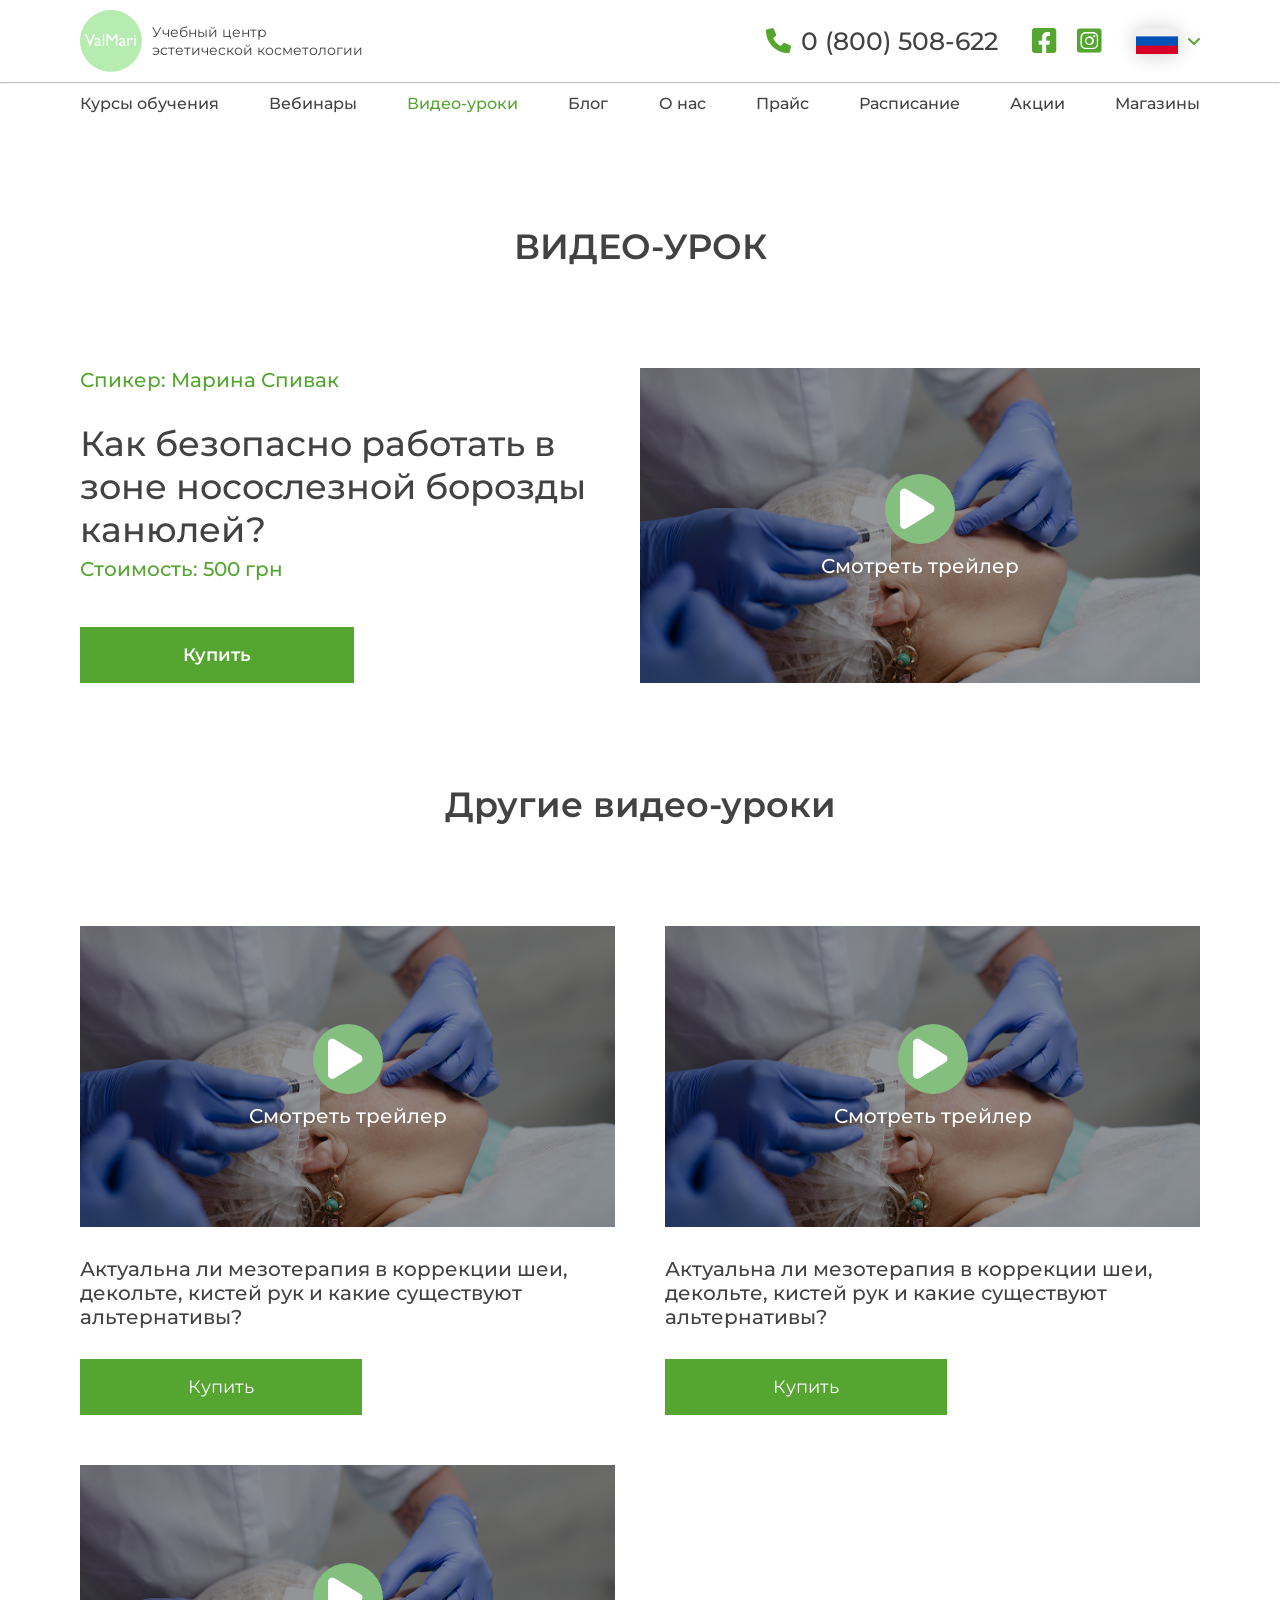
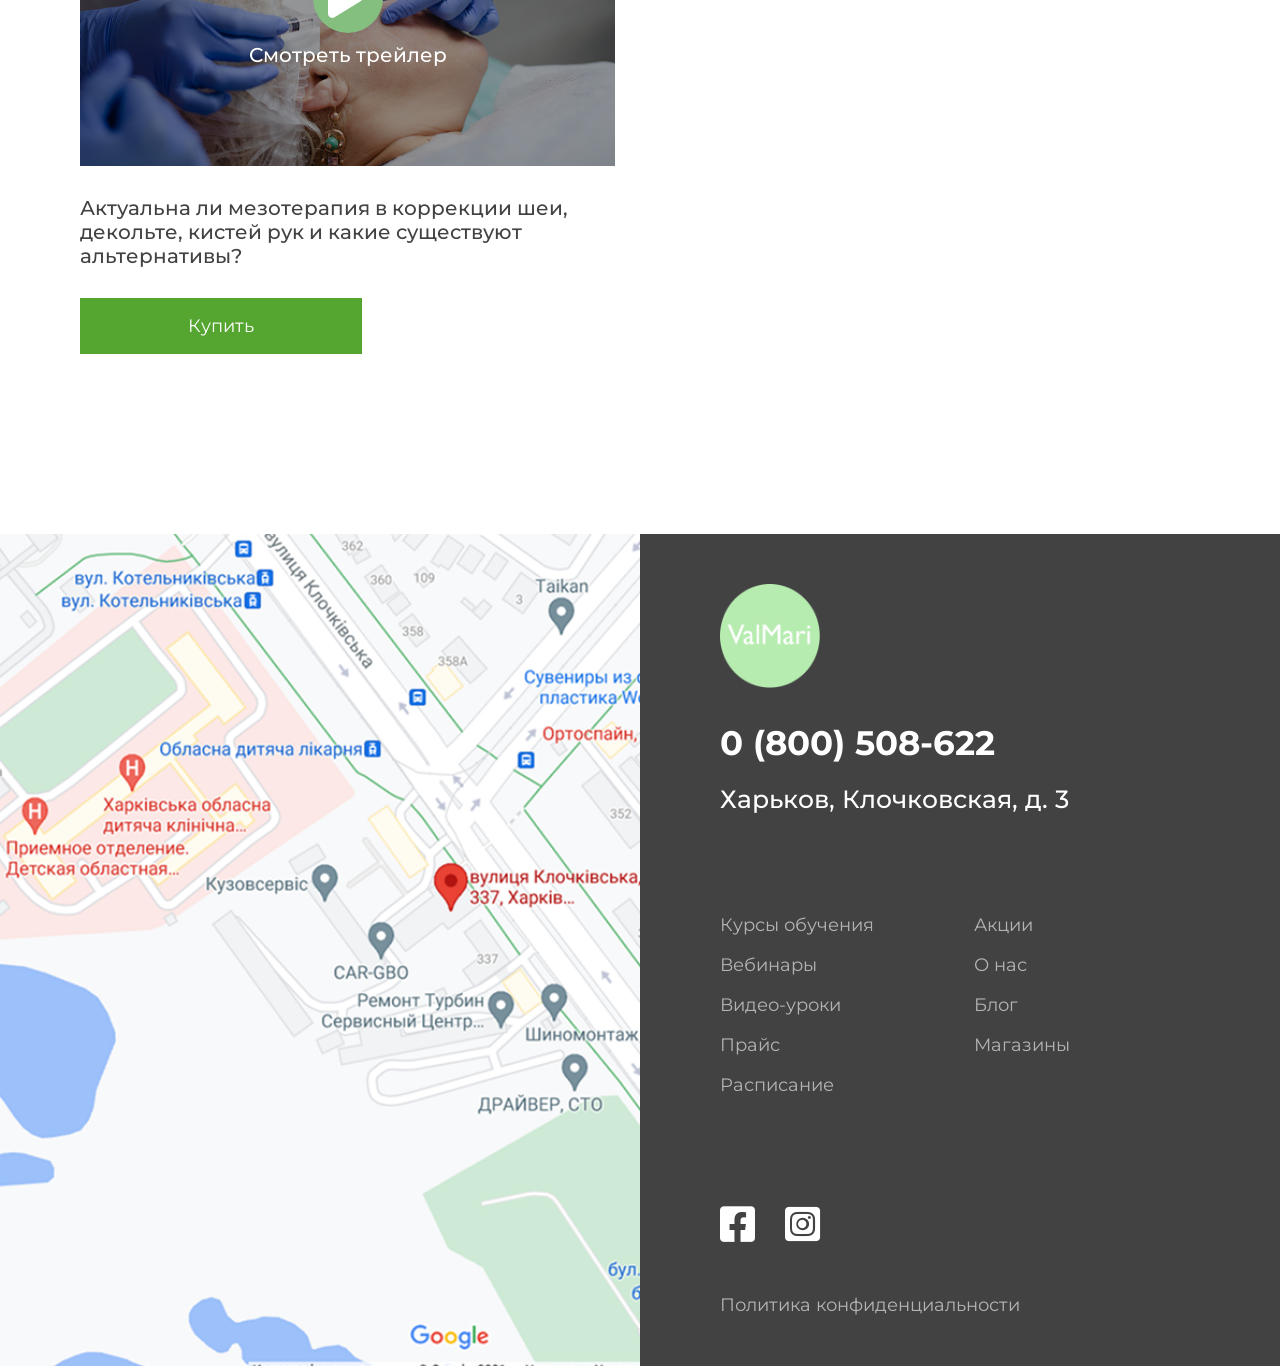
<file: tutorials.html>
<!DOCTYPE html>
<html lang="en">

<head>
    <meta charset="UTF-8">
    <meta name="viewport" content="width=device-width, initial-scale=1.0">
    <title>Видео-уроки</title>
    <link rel="stylesheet" href="style.css">
    <link rel="icon" href="/img/icon.png">
    <link rel="stylesheet" href="https://cdnjs.cloudflare.com/ajax/libs/font-awesome/6.0.0-beta3/css/all.min.css">
    <link rel="preconnect" href="https://fonts.googleapis.com">
    <link rel="preconnect" href="https://fonts.gstatic.com" crossorigin>
    <link
        href="https://fonts.googleapis.com/css2?family=Montserrat:wght@100;200;300;400;500;600;700;800;900&display=swap"
        rel="stylesheet">
</head>

<body>
    <noscript>Пожалуйста, включите JS в своем браузере</noscript>
    <header>
        <div class="header-top">
            <div class="header-top-logo">
                <a href="index.html">
                    <img src="img/icon.png" alt="ValMari">
                    <p>Учебный центр <br> эстетической косметологии</p>
                </a>
            </div>
            <div class="header-top-right">
                <a href="error.html" class="header-top-right-phone"><i class="fas fa-phone"></i>0 (800) 508-622</a>
                <a href="error.html" class="header-top-right-facebook"><i class="fab fa-facebook-square"></i></a>
                <a href="error.html" class="header-top-right-instagram"><i class=" fab fa-instagram-square"></i></a>
                <a href="error.html" class="header-top-right-russia"><img src="img/russia_icon.png" alt="russia"><i
                        class="fas fa-angle-down"></i></a>
            </div>
        </div>
        <hr>
        <div class="header-bot">
            <ul>
                <li><a href="courses.html">Курсы обучения</a></li>
                <li><a href="webinars.html">Вебинары</a></li>
                <li><a href="tutorials.html" class="active">Видео-уроки</a></li>
                <li><a href="blog.html">Блог</a></li>
                <li><a href="about_us.html">О нас</a></li>
                <li><a href="price.html">Прайс</a></li>
                <li><a href="schedule.html">Расписание</a></li>
                <li><a href="sctock.html">Акции</a></li>
                <li><a href="shops.html">Магазины</a></li>
            </ul>
        </div>
    </header>
    <main>
        <p class="main-title-text">ВИДЕО-УРОК</p>
        <div class="tutorials-main-block-one">
            <div class="video-tutorial-block-one">
                <div class="video-tutorial-text-one">
                    <p class="video-tutorial-title-text-one">Спикер: Марина Спивак</p>
                    <p class="video-tutorial-title-text-two">Как безопасно работать в зоне носослезной борозды канюлей?
                    </p>
                </div>
                <div class="video-tutorial-text-two">
                    <p class="video-tutorial-title-text-three">Стоимость: 500 грн</p>
                    <a href="error.html" class="video-tutorial-btn">Купить</a>
                </div>
            </div>
            <div class="video-tutorial-block-two" onclick="openVideo()">
                <img src="img/video_tutorials.png" alt="Превью" class="video-preview-img">
                <div class="video-play-btn">
                    <i class="fas fa-play"></i>
                </div>
                <div class="video-text">Смотреть трейлер</div>
            </div>
        </div>
        <p class="main-title-text">Другие видео-уроки</p>
        <div class="tutorials-main-block-two">
            <div class="block-video-tutorial">
                <div class="video-tutorial-block-two" onclick="openVideo()">
                    <img src="img/video_tutorials.png" alt="Превью" class="video-preview-img">
                    <div class="video-play-btn">
                        <i class="fas fa-play"></i>
                    </div>
                    <div class="video-text">Смотреть трейлер</div>
                </div>
                <p>Актуальна ли мезотерапия в коррекции шеи, декольте, кистей рук и какие существуют альтернативы?</p>
                <a href="error.html">Купить</a>
            </div>
            <div class="block-video-tutorial">
                <div class="video-tutorial-block-two" onclick="openVideo()">
                    <img src="img/video_tutorials.png" alt="Превью" class="video-preview-img">
                    <div class="video-play-btn">
                        <i class="fas fa-play"></i>
                    </div>
                    <div class="video-text">Смотреть трейлер</div>
                </div>
                <p>Актуальна ли мезотерапия в коррекции шеи, декольте, кистей рук и какие существуют альтернативы?</p>
                <a href="error.html">Купить</a>
            </div>
            <div class="block-video-tutorial">
                <div class="video-tutorial-block-two" onclick="openVideo()">
                    <img src="img/video_tutorials.png" alt="Превью" class="video-preview-img">
                    <div class="video-play-btn">
                        <i class="fas fa-play"></i>
                    </div>
                    <div class="video-text">Смотреть трейлер</div>
                </div>
                <p>Актуальна ли мезотерапия в коррекции шеи, декольте, кистей рук и какие существуют альтернативы?</p>
                <a href="error.html">Купить</a>
            </div>
        </div>
    </main>
    <footer>
        <div class="footer-left">
            <a
                href="https://www.google.com/maps/place/%D0%B2%D1%83%D0%BB%D0%B8%D1%86%D1%8F+%D0%9A%D0%BB%D0%BE%D1%87%D0%BA%D1%96%D0%B2%D1%81%D1%8C%D0%BA%D0%B0,+3,+%D0%A5%D0%B0%D1%80%D0%BA%D1%96%D0%B2,+%D0%A5%D0%B0%D1%80%D0%BA%D1%96%D0%B2%D1%81%D1%8C%D0%BA%D0%B0+%D0%BE%D0%B1%D0%BB%D0%B0%D1%81%D1%82%D1%8C,+%D0%A3%D0%BA%D1%80%D0%B0%D0%B8%D0%BD%D0%B0,+61000/data=!4m2!3m1!1s0x4127a0fa755e45e7:0x65ec04f8b0410828?sa=X&ved=1t:242&ictx=111">
                <img src="img/location.png" alt="Точка на карте">
            </a>
        </div>
        <div class="footer-right">
            <div class="footer-right-one">
                <img src="img/icon.png" alt="ValMari">
                <p class="footer-number">0 (800) 508-622</p>
                <p class="footer-location">Харьков, Клочковская, д. 3</p>
            </div>
            <div class="footer-right-two">
                <ul class="footer-ul-one">
                    <li><a href="courses.html">Курсы обучения</a></li>
                    <li><a href="webinars.html">Вебинары</a></li>
                    <li><a href="tutorials.html">Видео-уроки</a></li>
                    <li><a href="price.html">Прайс</a></li>
                    <li><a href="schedule.html">Расписание</a></li>
                </ul>
                <ul class="footer-ul-two">
                    <li><a href="sctock.html">Акции</a></li>
                    <li><a href="about_us.html">О нас</a></li>
                    <li><a href="blog.html">Блог</a></li>
                    <li><a href="shops.html">Магазины</a></li>
                </ul>
            </div>
            <div class="footer-right-three">
                <a href="error.html"><i class="fab fa-facebook-square"></i></a>
                <div class="card-master">

                </div>
                <div class="card-master"></div>
                <a href="error.html"><i class=" fab fa-instagram-square"></i></a>
            </div>
            <div class="footer-right-four">
                <a href="error.html">Политика конфиденциальности</a>
            </div>
        </div>
    </footer>
    <script src="script.js"></script>
</body>

</html>
</file>
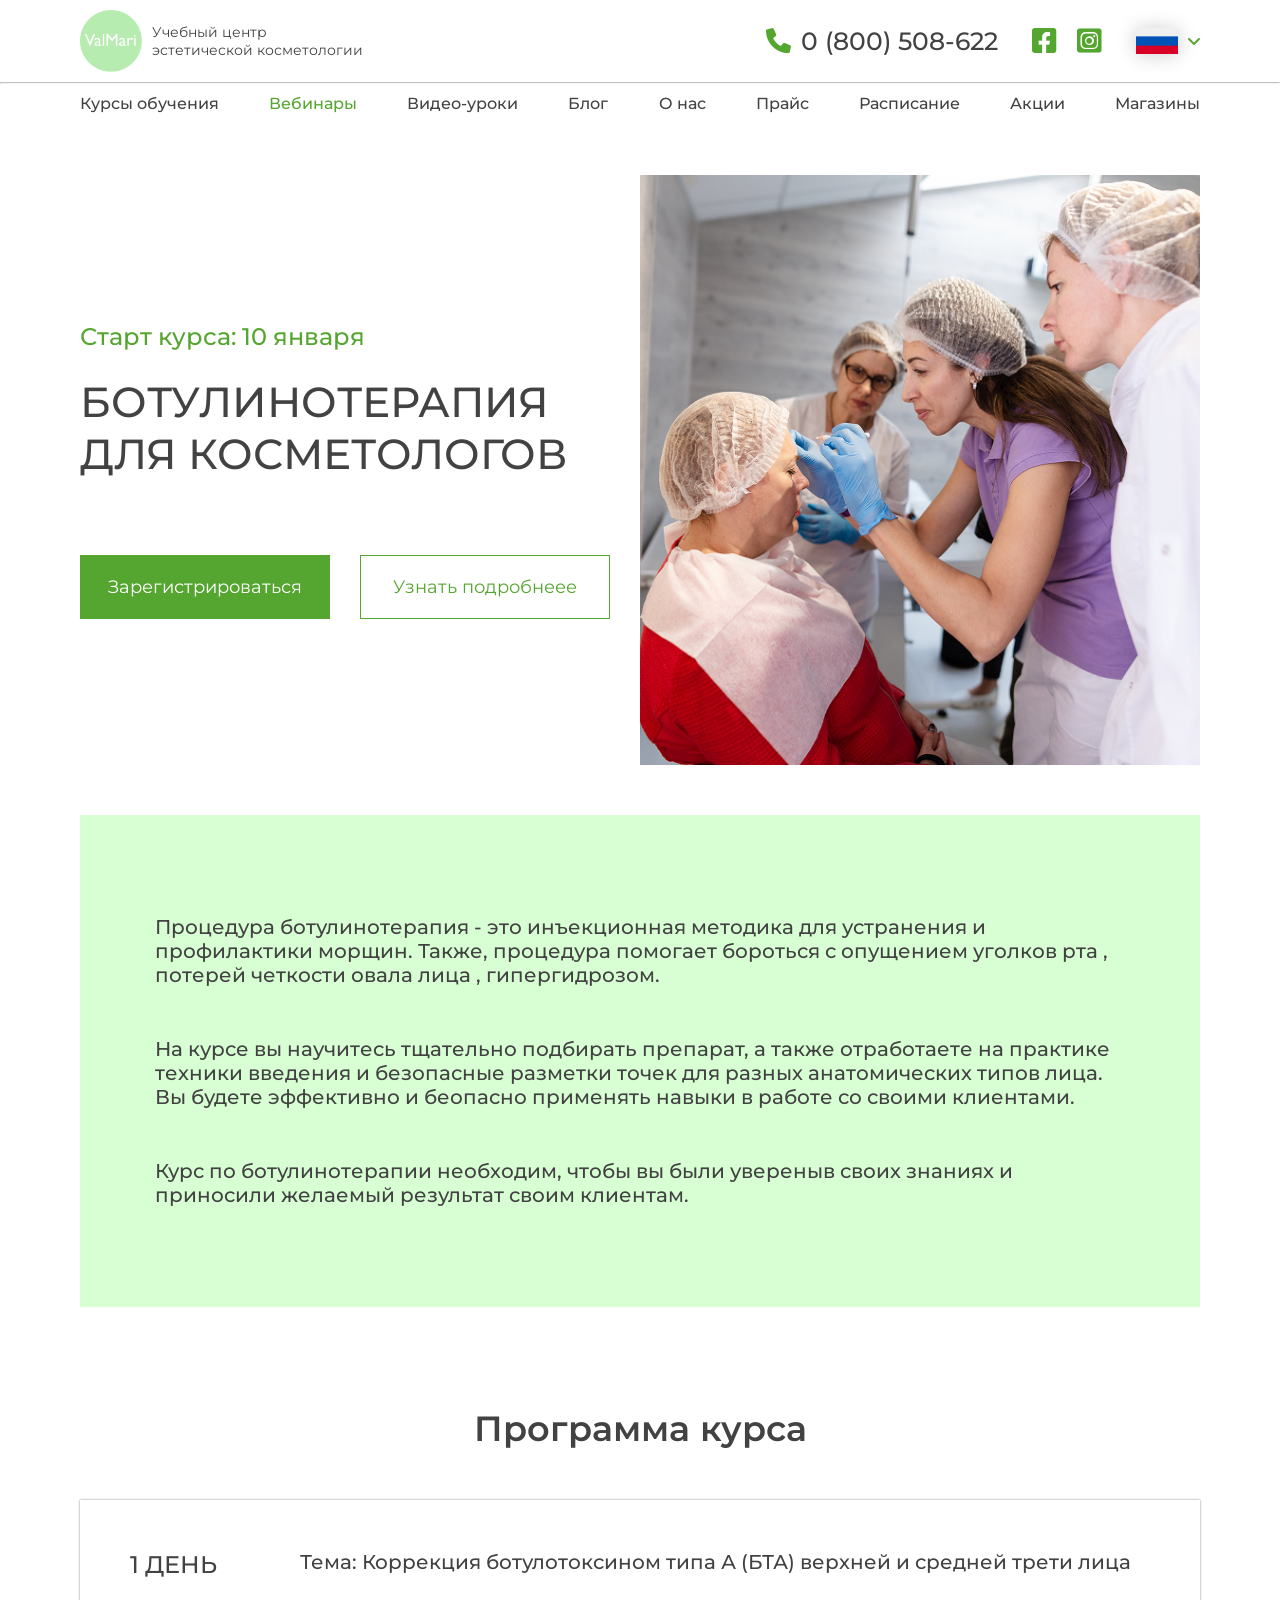
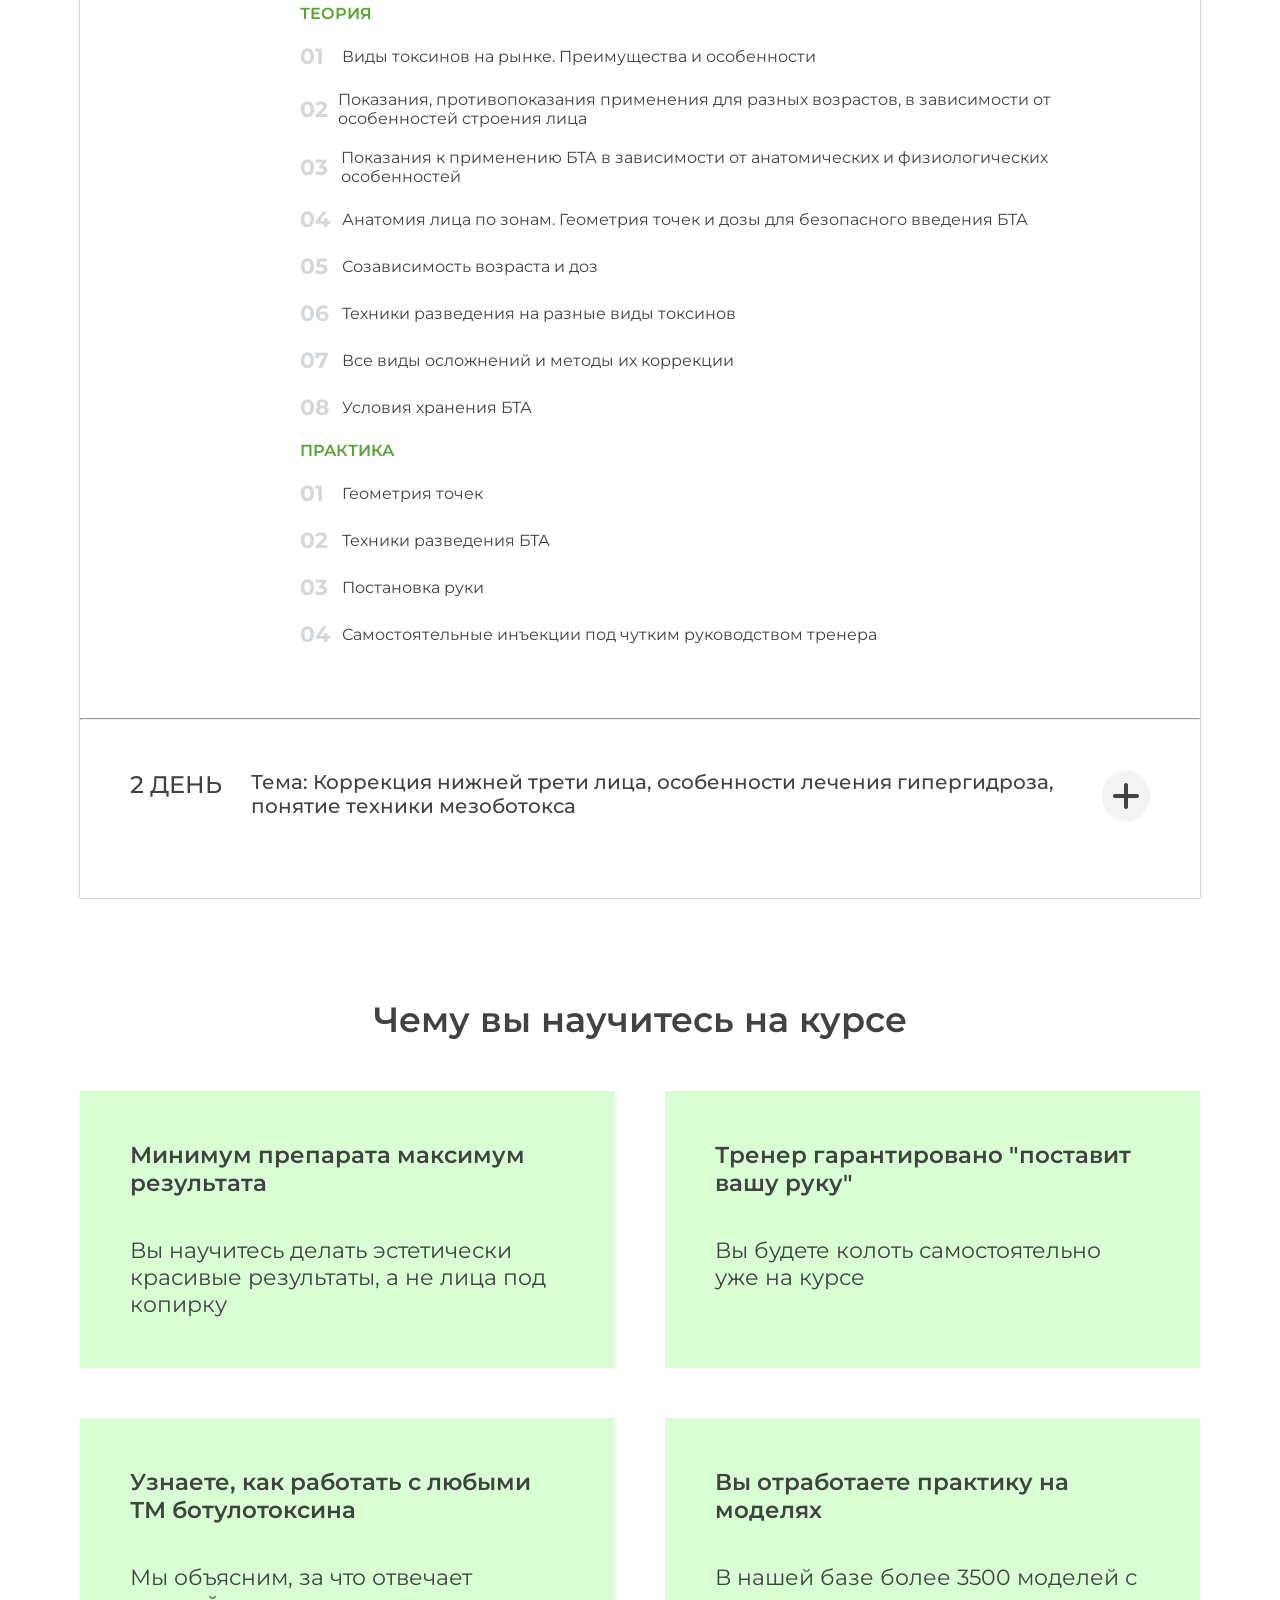
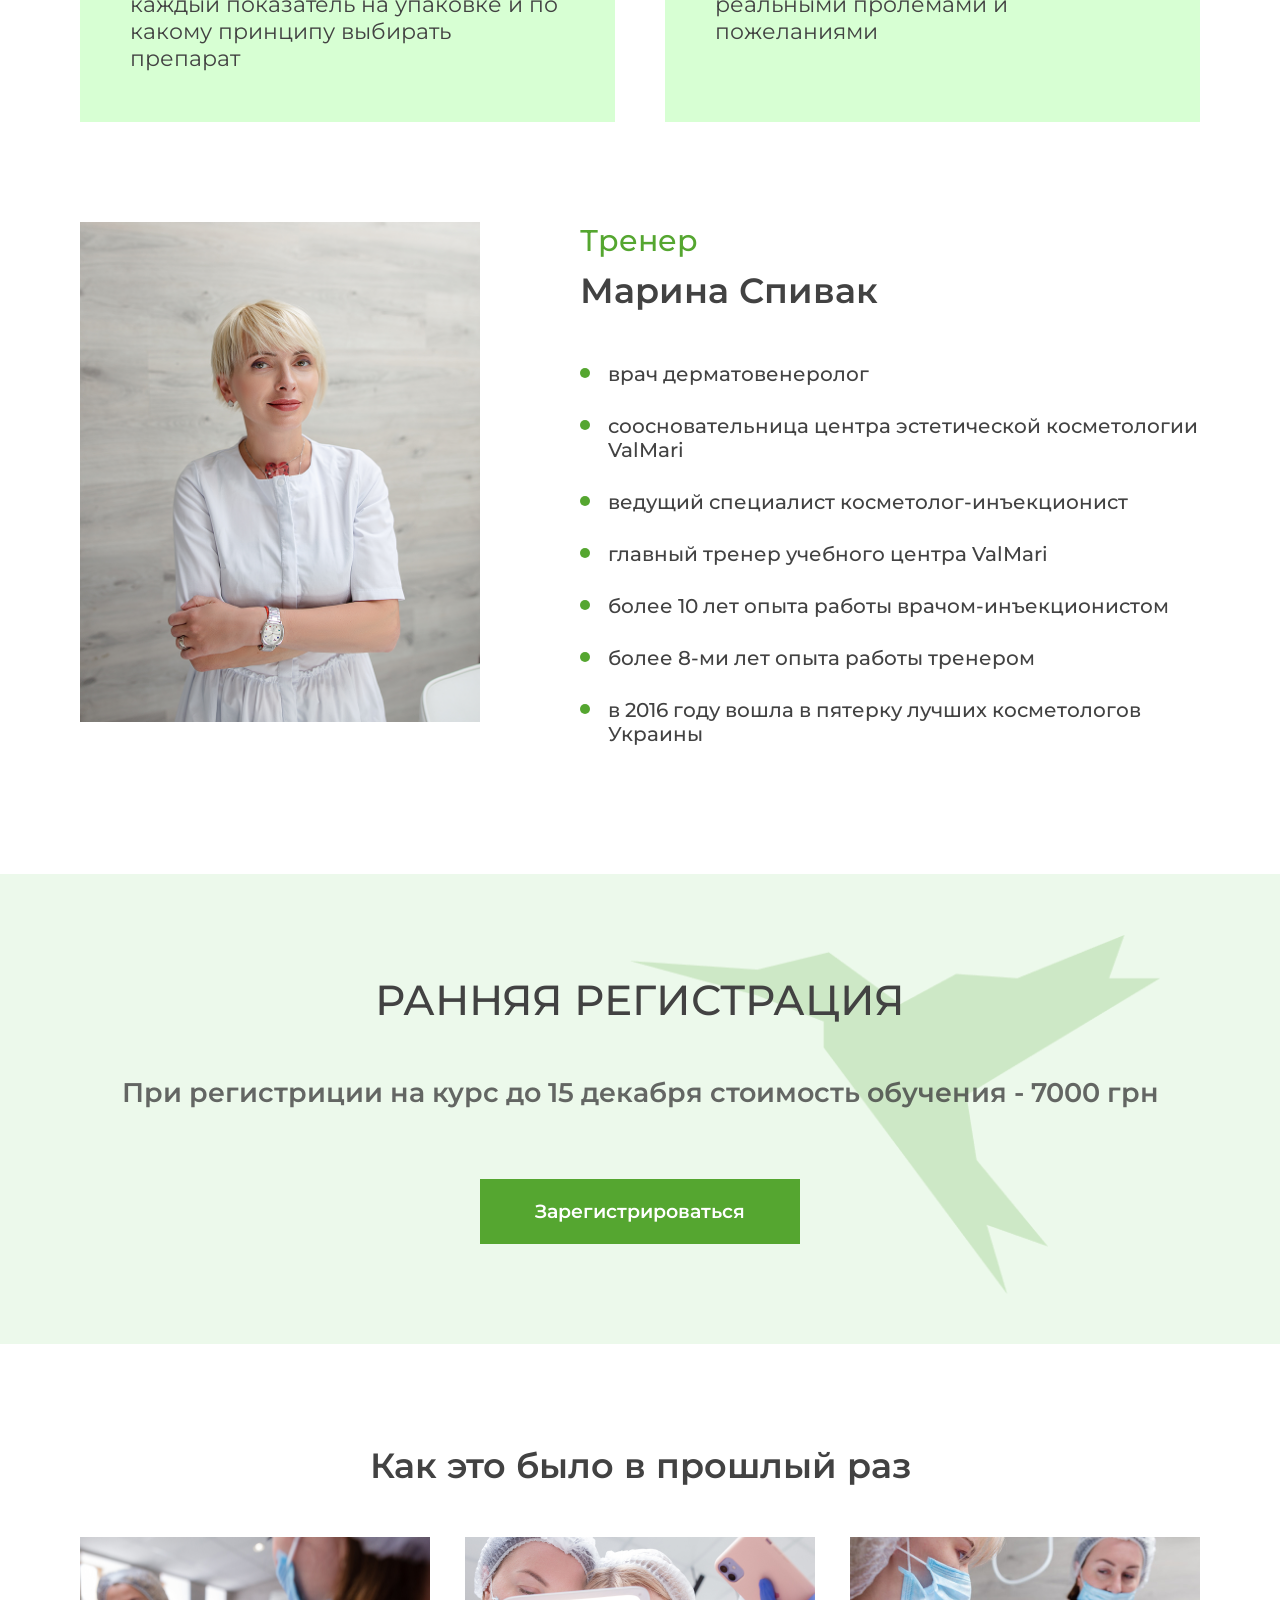
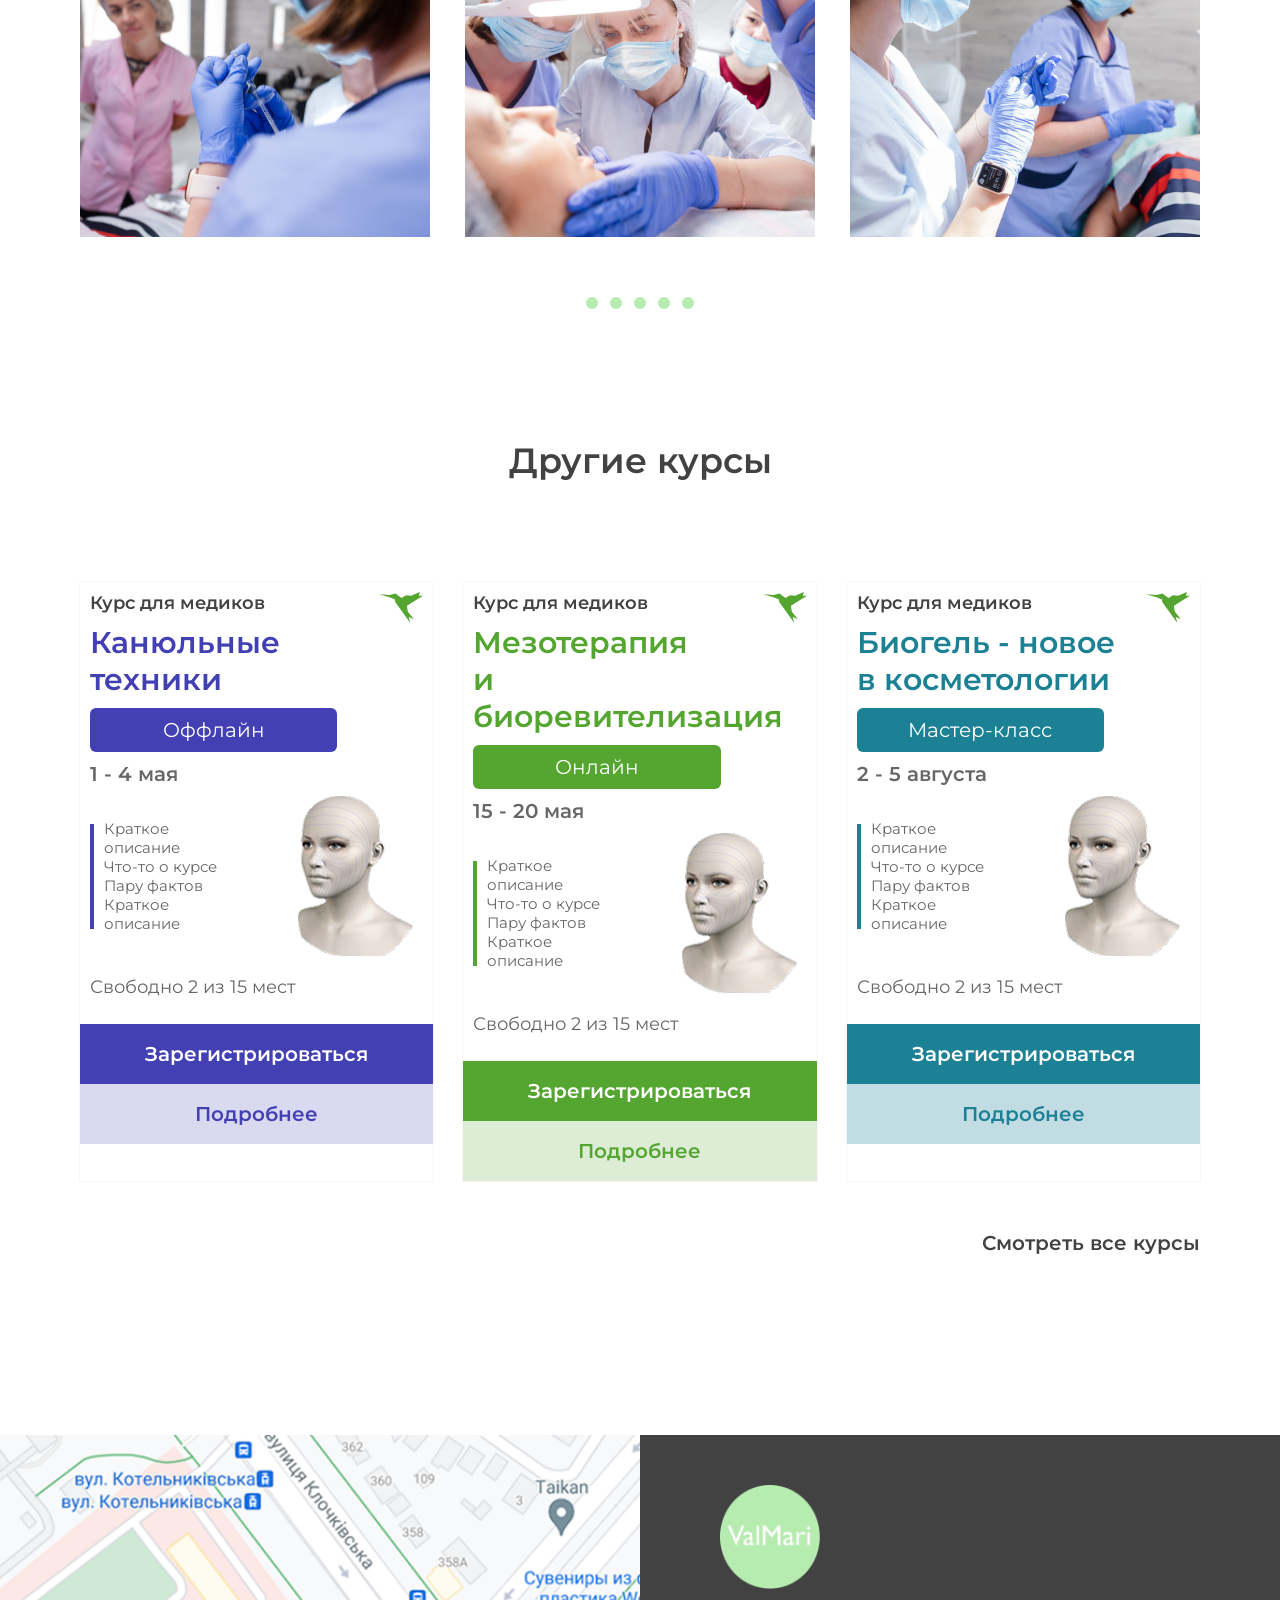
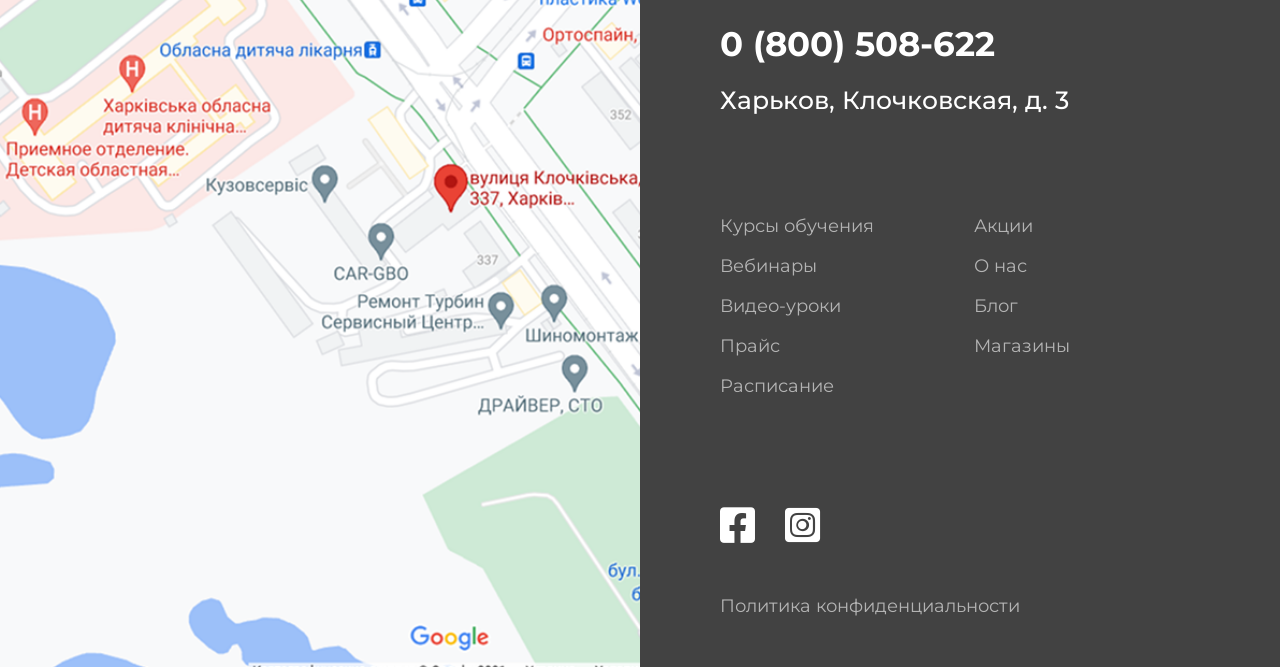
<file: webinars.html>
<!DOCTYPE html>
<html lang="en">

<head>
    <meta charset="UTF-8">
    <meta name="viewport" content="width=device-width, initial-scale=1.0">
    <title>Вебинары</title>
    <link rel="stylesheet" href="style.css">
    <link rel="icon" href="/img/icon.png">
    <link rel="stylesheet" href="https://cdnjs.cloudflare.com/ajax/libs/font-awesome/6.0.0-beta3/css/all.min.css">
    <link rel="preconnect" href="https://fonts.googleapis.com">
    <link rel="preconnect" href="https://fonts.gstatic.com" crossorigin>
    <link
        href="https://fonts.googleapis.com/css2?family=Montserrat:wght@100;200;300;400;500;600;700;800;900&display=swap"
        rel="stylesheet">
</head>

<body>
    <noscript>Пожалуйста, включите JS в своем браузере</noscript>
    <header>
        <div class="header-top">
            <div class="header-top-logo">
                <a href="index.html">
                    <img src="img/icon.png" alt="ValMari">
                    <p>Учебный центр <br> эстетической косметологии</p>
                </a>
            </div>
            <div class="header-top-right">
                <a href="error.html" class="header-top-right-phone"><i class="fas fa-phone"></i>0 (800) 508-622</a>
                <a href="error.html" class="header-top-right-facebook"><i class="fab fa-facebook-square"></i></a>
                <a href="error.html" class="header-top-right-instagram"><i class=" fab fa-instagram-square"></i></a>
                <a href="error.html" class="header-top-right-russia"><img src="img/russia_icon.png" alt="russia"><i
                        class="fas fa-angle-down"></i></a>
            </div>
        </div>
        <hr>
        <div class="header-bot">
            <ul>
                <li><a href="courses.html">Курсы обучения</a></li>
                <li><a href="webinars.html" class="active">Вебинары</a></li>
                <li><a href="tutorials.html">Видео-уроки</a></li>
                <li><a href="blog.html">Блог</a></li>
                <li><a href="about_us.html">О нас</a></li>
                <li><a href="price.html">Прайс</a></li>
                <li><a href="schedule.html">Расписание</a></li>
                <li><a href="sctock.html">Акции</a></li>
                <li><a href="shops.html">Магазины</a></li>
            </ul>
        </div>
    </header>
    <main>
        <div class="webinars-main-block-one">
            <div class="banner-text-left">
                <p class="title-text-webinars-banner-one">Старт курса: 10 января</p>
                <p class="title-text-webinars-banner-two">БОТУЛИНОТЕРАПИЯ ДЛЯ КОСМЕТОЛОГОВ</p>
                <div class="banner-btn">
                    <a href="error.html" class="banner-btn-reg">Зарегистрироваться</a>
                    <a href="error.html" class="banner-btn-inf">Узнать подробнеее</a>
                </div>
            </div>
            <img src="img/webinar_banner.png" alt="Курс">
        </div>
        <div class="webinars-main-block-two">
            <p class="title-text-webinars-block-two">Процедура ботулинотерапия - это инъекционная методика для
                устранения и профилактики морщин.
                Также, процедура помогает бороться с
                опущением уголков рта
                , потерей четкости овала лица
                , гипергидрозом.
            </p>
            <p class="title-text-webinars-block-two">На курсе вы научитесь тщательно подбирать препарат, а также
                отработаете на практике техники введения и безопасные разметки точек для разных анатомических типов
                лица.
                Вы будете эффективно и беопасно применять навыки в работе со своими клиентами.
            </p>
            <p class="title-text-webinars-block-two">Курс по ботулинотерапии необходим, чтобы вы были увереныв своих
                знаниях и приносили желаемый результат своим клиентам.
            </p>
        </div>
        <p class="main-title-text">Программа курса</p>
        <div class="webinars-main-block-three">
            <div class="webinars-program-day-one">
                <p class="title-text-day">1 ДЕНЬ</p>
                <div class="webinars-program-text">
                    <p class="title-text-webinars-program-one">Тема: Коррекция ботулотоксином типа А (БТА) верхней и
                        средней трети лица
                    </p>
                    <p class="title-text-webinars-program-two">ТЕОРИЯ</p>
                    <ol>
                        <li>Виды токсинов на рынке. Преимущества и особенности</li>
                        <li>Показания, противопоказания применения для разных возрастов,
                            в зависимости от особенностей строения лица</li>
                        <li>Показания к применению БТА в зависимости от анатомических
                            и физиологических особенностей</li>
                        <li>Анатомия лица по зонам. Геометрия точек и дозы для безопасного введения БТА</li>
                        <li>Созависимость возраста и доз</li>
                        <li>Техники разведения на разные виды токсинов</li>
                        <li>Все виды осложнений и методы их коррекции</li>
                        <li>Условия хранения БТА</li>
                    </ol>
                    <p class="title-text-webinars-program-two">ПРАКТИКА</p>
                    <ol>
                        <li>Геометрия точек</li>
                        <li>Техники разведения БТА</li>
                        <li>Постановка руки</li>
                        <li>Самостоятельные инъекции под чутким руководством тренера</li>
                    </ol>
                </div>
            </div>
            <hr>
            <div class="webinars-program-day-two">
                <p class="title-text-day">2 ДЕНЬ</p>
                <p class="title-text-webinars-program-one day-two">Тема: Коррекция нижней трети лица, особенности
                    лечения
                    гипергидроза, понятие техники мезоботокса</p>
                <a href="error.html"><i class="fas fa-plus"></i></a>
            </div>
        </div>
        <p class="main-title-text">Чему вы научитесь на курсе</p>
        <div class="webinars-main-block-four">
            <div class="block-who-you-get">
                <p class="title-text-who-you-get-one">Минимум препарата максимум результата</p>
                <p class="title-text-who-you-get-two">Вы научитесь делать эстетически красивые результаты, а не лица под
                    копирку</p>
            </div>
            <div class="block-who-you-get">
                <p class="title-text-who-you-get-one">Тренер гарантировано "поставит вашу руку"</p>
                <p class="title-text-who-you-get-two">Вы будете колоть самостоятельно уже на курсе
                </p>
            </div>
            <div class="block-who-you-get">
                <p class="title-text-who-you-get-one">Узнаете, как работать с любыми ТМ ботулотоксина</p>
                <p class="title-text-who-you-get-two">Мы объясним, за что отвечает каждый показатель на упаковке и по
                    какому принципу выбирать препарат</p>
            </div>
            <div class="block-who-you-get">
                <p class="title-text-who-you-get-one">Вы отработаете практику на моделях</p>
                <p class="title-text-who-you-get-two">В нашей базе более 3500 моделей с реальными пролемами и
                    пожеланиями</p>
            </div>
        </div>
        <div class="webinars-main-block-five">
            <img src="img/marina_spivak.png" alt="Марина Спивак">
            <div class="block-trainer">
                <p class="title-text-trainer-one">Тренер</p>
                <p class="title-text-trainer-two">Марина Спивак</p>
                <ul>
                    <li>врач дерматовенеролог</li>
                    <li>соосновательница центра эстетической косметологии ValMari</li>
                    <li>ведущий специалист косметолог-инъекционист</li>
                    <li>главный тренер учебного центра ValMari</li>
                    <li>более 10 лет опыта работы врачом-инъекционистом</li>
                    <li>более 8-ми лет опыта работы тренером</li>
                    <li>в 2016 году вошла в пятерку лучших косметологов Украины</li>
                </ul>
            </div>
        </div>
        <div class="webinars-main-block-six">
            <p class="title-text-register-one">РАННЯЯ РЕГИСТРАЦИЯ</p>
            <p class="title-text-register-two">При регистриции на курс до 15 декабря стоимость обучения - 7000 грн</p>
            <a href="error.html" class="btn-early-register">Зарегистрироваться</a>
        </div>
        <p class="main-title-text">Как это было в прошлый раз</p>
        <div class="webinars-main-block-seven">
            <img src="img/past_webinar_one.png" alt="Прошлый вебинар 1">
            <img src="img/past_webinar_two.png" alt="Прошлый вебинар 2">
            <img src="img/past_webinar_three.png" alt="Прошлый вебинар 3">
        </div>
        <div class="slider-btn">
            <a href="error.html"><i class="fas fa-circle"></i></a>
            <a href="error.html"><i class="fas fa-circle"></i></a>
            <a href="error.html"><i class="fas fa-circle"></i></a>
            <a href="error.html"><i class="fas fa-circle"></i></a>
            <a href="error.html"><i class="fas fa-circle"></i></a>
        </div>
        <p class="main-title-text">Другие курсы</p>
        <div class="courses-main-block-two">
            <div class="block-card">
                <img class="block-card-bird-img" src="img/bird_card.svg" alt="Птица">
                <div class="index-main-block-three-card-one">
                    <p class="title-text-card-one">Курс для медиков</p>
                    <p class="title-text-card-two" id="blue-text">Канюльные <br> техники</p>
                    <p class="title-text-card-three" id="blue-format">Оффлайн</p>
                    <p class="title-text-card-date">1 - 4 мая</p>
                </div>
                <div class="index-main-block-three-card-two">
                    <hr id="blue">
                    <div class="block-card-inf-text">
                        <p>Краткое описание</p>
                        <p>Что-то о курсе</p>
                        <p>Пару фактов</p>
                        <p>Краткое описание</p>
                    </div>
                    <img src="img/image_card.png" alt="Картинка">
                </div>
                <div class="index-main-block-three-card-three">
                    <p class="title-text-card-free">Свободно 2 из 15 мест</p>
                </div>
                <div class="index-main-block-three-card-four">
                    <a href="error.html" class="block-card-btn-one" id="blue-btn-one">Зарегистрироваться</a>
                    <a href="error.html" class="block-card-btn-two" id="blue-btn-two">Подробнее</a>
                </div>
            </div>
            <div class="block-card">
                <img class="block-card-bird-img" src="img/bird_card.svg" alt="Птица">
                <div class="index-main-block-three-card-one">
                    <p class="title-text-card-one">Курс для медиков</p>
                    <p class="title-text-card-two" id="green-text">Мезотерапия <br> и биоревителизация</p>
                    <p class="title-text-card-three" id="green-format">Онлайн</p>
                    <p class="title-text-card-date">15 - 20 мая</p>
                </div>
                <div class="index-main-block-three-card-two">
                    <hr id="green">
                    <div class="block-card-inf-text">
                        <p>Краткое описание</p>
                        <p>Что-то о курсе</p>
                        <p>Пару фактов</p>
                        <p>Краткое описание</p>
                    </div>
                    <img src="img/image_card.png" alt="Картинка">
                </div>
                <div class="index-main-block-three-card-three">
                    <p class="title-text-card-free">Свободно 2 из 15 мест</p>
                </div>
                <div class="index-main-block-three-card-four">
                    <a href="error.html" class="block-card-btn-one" id="green-btn-one">Зарегистрироваться</a>
                    <a href="error.html" class="block-card-btn-two" id="green-btn-two">Подробнее</a>
                </div>
            </div>
            <div class="block-card">
                <img class="block-card-bird-img" src="img/bird_card.svg" alt="Птица">
                <div class="index-main-block-three-card-one">
                    <p class="title-text-card-one">Курс для медиков</p>
                    <p class="title-text-card-two" id="aqua-text">Биогель - новое <br> в косметологии</p>
                    <p class="title-text-card-three" id="aqua-format">Мастер-класс</p>
                    <p class="title-text-card-date">2 - 5 августа</p>
                </div>
                <div class="index-main-block-three-card-two">
                    <hr id="aqua">
                    <div class="block-card-inf-text">
                        <p>Краткое описание</p>
                        <p>Что-то о курсе</p>
                        <p>Пару фактов</p>
                        <p>Краткое описание</p>
                    </div>
                    <img src="img/image_card.png" alt="Картинка">
                </div>
                <div class="index-main-block-three-card-three">
                    <p class="title-text-card-free">Свободно 2 из 15 мест</p>
                </div>
                <div class="index-main-block-three-card-four">
                    <a href="error.html" class="block-card-btn-one" id="aqua-btn-one">Зарегистрироваться</a>
                    <a href="error.html" class="block-card-btn-two" id="aqua-btn-two">Подробнее</a>
                </div>
            </div>
        </div>
        <a href="error.html" class="btn-all-courses">Смотреть все курсы</a>
    </main>
    <footer>
        <div class="footer-left">
            <a
                href="https://www.google.com/maps/place/%D0%B2%D1%83%D0%BB%D0%B8%D1%86%D1%8F+%D0%9A%D0%BB%D0%BE%D1%87%D0%BA%D1%96%D0%B2%D1%81%D1%8C%D0%BA%D0%B0,+3,+%D0%A5%D0%B0%D1%80%D0%BA%D1%96%D0%B2,+%D0%A5%D0%B0%D1%80%D0%BA%D1%96%D0%B2%D1%81%D1%8C%D0%BA%D0%B0+%D0%BE%D0%B1%D0%BB%D0%B0%D1%81%D1%82%D1%8C,+%D0%A3%D0%BA%D1%80%D0%B0%D0%B8%D0%BD%D0%B0,+61000/data=!4m2!3m1!1s0x4127a0fa755e45e7:0x65ec04f8b0410828?sa=X&ved=1t:242&ictx=111">
                <img src="img/location.png" alt="Точка на карте">
            </a>
        </div>
        <div class="footer-right">
            <div class="footer-right-one">
                <img src="img/icon.png" alt="ValMari">
                <p class="footer-number">0 (800) 508-622</p>
                <p class="footer-location">Харьков, Клочковская, д. 3</p>
            </div>
            <div class="footer-right-two">
                <ul class="footer-ul-one">
                    <li><a href="courses.html">Курсы обучения</a></li>
                    <li><a href="webinars.html">Вебинары</a></li>
                    <li><a href="tutorials.html">Видео-уроки</a></li>
                    <li><a href="price.html">Прайс</a></li>
                    <li><a href="schedule.html">Расписание</a></li>
                </ul>
                <ul class="footer-ul-two">
                    <li><a href="sctock.html">Акции</a></li>
                    <li><a href="about_us.html">О нас</a></li>
                    <li><a href="blog.html">Блог</a></li>
                    <li><a href="shops.html">Магазины</a></li>
                </ul>
            </div>
            <div class="footer-right-three">
                <a href="error.html"><i class="fab fa-facebook-square"></i></a>
                <div class="card-master">

                </div>
                <div class="card-master"></div>
                <a href="error.html"><i class=" fab fa-instagram-square"></i></a>
            </div>
            <div class="footer-right-four">
                <a href="error.html">Политика конфиденциальности</a>
            </div>
        </div>
    </footer>
    <script src="script.js"></script>
</body>

</html>
</file>
<file: style.css>
* {
    margin: 0;
    padding: 0;
    box-sizing: border-box;
}

body {
    font-family: 'Montserrat', sans-serif;
    background-color: white;
    color: #424242;
}

a {
    text-decoration: none;
}

ul li {
    list-style-type: none;
}

/*Шапка*/

header {
    width: 100%;
    position: fixed;
    display: flex;
    flex-direction: column;
    background-color: white;
    z-index: 1000;
}

header hr {
    color: #B7ECB1;
    opacity: 0.6;
}

.header-top {
    display: flex;
    flex-direction: row;
    justify-content: space-between;
    padding: 10px 120px;
}

.header-top-logo a {
    display: flex;
    flex-direction: row;
}

.header-top-logo a img {
    width: 62px;
    height: 62px;
}

.header-top-logo a p {
    font-size: 14px;
    color: #424242;
    padding-left: 10px;
    margin: auto 0;
    transition: all 0.2s ease;
}

.header-top-logo a p:hover {
    color: #55A630;
}

.header-top-right {
    display: flex;
    flex-direction: row;
    align-items: center;
}

.header-top-right-phone {
    font-size: 25px;
    color: #424242;
    font-weight: 500;
    margin-right: 34px;
    transition: all 0.2s ease;
}

.active {
    color: #55A630 !important;
}

.header-top-right-phone:hover {
    color: #55A630;
}

.header-top-right-phone i {
    padding-right: 10px;
    color: #55A630;
}

.header-top-right-facebook,
.header-top-right-instagram {
    font-size: 28px;
    color: #55A630;
    font-weight: 500;
    transition: all 0.2s ease;
}

.header-top-right-facebook:hover,
.header-top-right-instagram:hover {
    color: #3D7A22;
}

.header-top-right-facebook {
    margin-right: 20px;
}

.header-top-right-russia {
    display: flex;
    flex-direction: row;
    margin-left: 34px;
    align-items: center;
}

.header-top-right-russia i {
    padding-left: 10px;
    color: #55A630;
}

.header-top-right-russia i:hover {
    color: #3D7A22;
}

.header-top-right-russia img {
    box-shadow: 0 1px 20px rgba(0, 0, 0, 0.2);
    width: 42px;
}

.header-bot {
    padding: 10px 120px;
}

.header-bot ul {
    display: flex;
    flex-direction: row;
    justify-content: space-between;
}

.header-bot ul li a {
    color: #424242;
    font-size: 16px;
    font-weight: 500;
    transition: all 0.2s ease;
}

.header-bot ul li a:hover {
    color: #3D7A22;
}

main {
    padding-top: 125px;
}


/*Подвал*/
footer {
    display: flex;
    flex-direction: row;
    width: 100%;
    min-height: 500px;
    background-color: #424242;
    margin-top: 20vh;
}

.footer-left {
    flex: 0 0 50%;
    overflow: hidden;
}

.footer-left img {
    width: 100%;
    height: 100%;
    object-fit: cover;
    display: block;
}

.footer-right {
    flex: 0 0 50%;
    padding: 50px 100px !important;
}

.footer-right-one img {
    width: 100px;
}

.footer-number {
    font-size: 34px;
    font-weight: 700;
    color: white;
    padding-top: 30px;
}

.footer-location {
    font-size: 25px;
    font-weight: 500;
    color: white;
    padding-top: 20px;
}

.footer-right-two {
    display: flex;
    flex-direction: row;
    padding-top: 100px;
}

.footer-ul-one {
    padding-right: 100px;
}

.footer-right-two ul li {
    padding-bottom: 18px;
}

.footer-right-two ul li a {
    font-size: 18px;
    color: white;
    opacity: 0.6;
    transition: all 0.2s ease;
}

.footer-right-two ul li a:hover {
    opacity: 1;
    color: #3D7A22;
}

.footer-right-three {
    display: flex;
    flex-direction: row;
    margin-top: 90px;
}

.footer-right-three a {
    margin-right: 30px;
}

.footer-right-three a i {
    color: white;
    font-size: 40px;
    transition: all 0.2s ease;
}

.footer-right-three a i:hover {
    color: #3D7A22;
}

.footer-right-four {
    margin-top: 50px;
}

.footer-right-four a {
    font-size: 18px;
    font-weight: 400;
    color: white;
    opacity: 0.6;
    transition: all 0.2s ease;
}

.footer-right-four a:hover {
    color: #3D7A22;
    opacity: 1;
}

.index-main-block-one {
    background-image: url(img/banner.png);
    background-size: cover;
    background-position: center;
    padding: 100px 120px;
    display: flex;
    flex-direction: column;
    position: relative;
    overflow: hidden;
}

.index-main-block-one::after {
    content: '';
    position: absolute;
    right: 100px;
    top: 0;
    width: 50%;
    height: 100%;
    background-image: url(img/banner_dop.png);
    background-size: contain;
    background-position: right center;
    background-repeat: no-repeat;
    pointer-events: none;
    z-index: 0;
}

.index-main-title-text-one,
.index-main-title-text-two,
.index-main-title-text-three,
.index-main-block-one-button {
    position: relative;
    z-index: 1;
}

.index-main-title-text-one {
    color: #424242;
    font-size: 20px;
    font-weight: 600;
}

.index-main-title-text-two {
    color: #55A630;
    font-size: 65px;
    font-weight: 700;
    line-height: 1;
    padding: 10px 0 20px 0;
}

.index-main-title-text-three {
    color: #424242;
    font-size: 20px;
    font-weight: 500;
}

.index-main-block-one-button {
    display: flex;
    flex-direction: row;
    margin-top: 50px;
}

.index-main-block-one-button-reg {
    color: white;
    font-size: 18px;
    font-weight: 600;
    background-color: #55A630;
    border: 1px solid #55A630;
    padding: 20px 40px;
    margin-right: 20px;
    transition: all 0.2s ease;
}


.index-main-block-one-button-reg:hover {
    background-color: transparent;
    color: #55A630;
}

.index-main-block-one-button-inf {
    color: #55A630;
    font-size: 18px;
    font-weight: 600;
    border: 1px solid #55A630;
    padding: 20px 40px;
    transition: all 0.2s ease;
}

.index-main-block-one-button-inf:hover {
    color: #3D7A22;
    border-color: #3D7A22;
}

.index-main-block-two {
    background-color: white;
    box-shadow: 0 0 4px rgba(0, 0, 0, 0.2);
    z-index: 2;
    margin: -30px 120px 0 120px;
    display: flex;
    flex-direction: row;
    justify-content: space-between;
    padding: 20px 40px;
    position: relative;
    gap: 10px;
}

.index-main-title-text-four {
    color: #55A630;
    font-size: 45px;
    font-weight: 700;
}

.index-main-title-text-five {
    color: #424242;
    font-size: 23px;
    font-weight: 400;
}

.main-title-text {
    color: #424242;
    font-size: 35px;
    font-weight: 600;
    text-align: center;
    margin-top: 100px;
}

.index-main-block-three {
    margin-top: 100px;
    padding: 0 120px 0 120px;
    display: flex;
    flex-direction: row;
    justify-content: space-between;
}

.index-main-block-three a,
.index-main-block-seven a,
.index-main-block-nine a {
    margin: auto 0;
}

.index-main-block-three a i,
.index-main-block-seven a i,
.index-main-block-nine a i {
    color: #424242;
    font-size: 24px;
    transition: all 0.2s ease;
}

.index-main-block-three a i:hover,
.index-main-block-seven a i:hover,
.index-main-block-nine a i:hover {
    color: #3D7A22;
}

.block-card {
    background-color: white;
    box-shadow: 0 0 1px rgba(0, 0, 0, 0.2);
    min-width: 370px;
    position: relative;
}

.block-card-bird-img {
    position: absolute;
    top: 10px;
    right: 10px;
    width: 44px;
    height: 31px;
}

.title-text-card-one {
    font-size: 18px;
    color: #424242;
    font-weight: 600;
    padding: 10px 10px;
}

.title-text-card-two {
    font-size: 30px;
    font-weight: 600;
    padding: 0 10px;
}


.title-text-card-three {
    font-size: 20px;
    color: white;
    background-color: #f5f5f5f5;
    color: #424242;
    border-radius: 6px;
    padding: 10px 42px;
    margin: 10px 10px;
    text-align: center;
    min-width: 30%;
    max-width: 70%;
}

.title-text-card-date {
    font-size: 20px;
    color: #424242;
    font-weight: 600;
    opacity: 0.8;
    padding: 0 10px;
}

.index-main-block-three-card-two {
    display: flex;
    flex-direction: row;
    padding: 10px 10px;
}

.index-main-block-three-card-two img {
    width: 135px;
    height: 160px;
    margin-left: 35px;
}

.index-main-block-three-card-two hr {
    color: #4340B4;
    border: 2px solid #4340B4;
    height: 105px;
    margin: auto 0;
}

.block-card-inf-text {
    font-size: 15px;
    font-weight: 400;
    color: #424242;
    opacity: 0.8;
    margin: auto 10px;
}

.title-text-card-free {
    font-size: 18px;
    font-weight: 400;
    opacity: 0.8;
    color: #424242;
    padding: 10px 10px;
}

.index-main-block-three-card-four {
    display: flex;
    flex-direction: column;
    margin-top: 16px;
}

.block-card-btn-one {
    width: 100%;
    background-color: black;
    color: white;
    font-size: 20px;
    font-weight: 600;
    text-align: center;
    padding: 18px 0;
    transition: all 0.2s ease;
}

#blue-btn-one {
    background-color: #4340B4;
}

#blue-btn-one:hover {
    background-color: #2d2b77;
}

#blue-btn-two {
    background-color: #4440b433;
    color: #4340B4;
}

#blue-btn-two:hover {
    background-color: #4440b457;
}

#green-btn-one {
    background-color: #55A630;
}

#green-btn-one:hover {
    background-color: #36691f;
}

#green-btn-two {
    background-color: #55a63033;
    color: #55A630;
}

#green-btn-two:hover {
    background-color: #55a63059;
}

#aqua-btn-one {
    background-color: #1D8195;
}

#aqua-btn-one:hover {
    background-color: #145866;
}

#aqua-btn-two {
    background-color: #1d819546;
    color: #1D8195;
}

#aqua-btn-two:hover {
    background-color: #1d819565;
}

.block-card-btn-two {
    width: 100%;
    width: 100%;
    background-color: gray;
    color: white;
    font-size: 20px;
    font-weight: 600;
    text-align: center;
    padding: 18px 0;
    transition: all 0.2s ease;
}

#blue {
    border-color: #4340B4;
}

#blue-text {
    color: #4340B4;
}

#blue-format {
    background-color: #4340B4;
    color: white;
}

#green {
    border-color: #55A630;
}

#green-text {
    color: #55A630;
}

#green-format {
    background-color: #55A630;
    color: white;
}

#aqua {
    border-color: #1D8195;
}

#aqua-text {
    color: #1D8195;
}

#aqua-format {
    background-color: #1D8195;
    color: white;
}

.slider-btn {
    display: flex;
    flex-direction: row;
    justify-content: center;
    align-items: center;
    gap: 12px;
    margin: 30px auto 50px auto;
    padding: 10px 0;
}

.slider-btn a {
    display: flex;
    align-items: center;
    justify-content: center;
    width: 12px;
    height: 12px;
    border-radius: 50%;
    background-color: #B7ECB1;
    text-decoration: none;
    font-size: 0;
    color: transparent;
    transition: all 0.2s ease;
}

.slider-btn a:hover {
    transform: scale(1.2);
    cursor: pointer;
    background-color: #3D7A22;
}

.index-main-block-four {
    display: flex;
    flex-direction: row;
    padding: 150px 120px;
    justify-content: space-between;
}

.about-us-block-one {
    flex: 0 0 50%;
}

.about-us-block-one img {
    width: 100%;
    height: 100%;
    object-fit: cover;
    display: block;
}

.about-us-block-two {
    flex: 0 0 50%;
    padding: 0 130px;
    display: flex;
    flex-direction: column;
    justify-content: flex-start;
}

.title-text-about-us-one {
    font-size: 25px;
    color: #858585;
    font-weight: 500;
    padding-bottom: 30px;
}

.title-text-about-us-two {
    font-size: 35px;
    color: #55A630;
    font-weight: 700;
}

.title-text-about-us-three {
    font-size: 35px;
    color: #424242;
    font-weight: 700;
    padding-bottom: 50px;
}

.title-text-about-us-four {
    font-size: 25px;
    color: #424242;
    font-weight: 500;
    padding-bottom: 20px;
}

.about-us-block-two a {
    color: #55A630;
    font-size: 25px;
    font-weight: 500;
    margin-top: auto;
    align-self: flex-end;
    transition: all 0.2s ease;
}

.about-us-block-two a:hover {
    color: #36691f;
}

.index-main-block-five {
    display: flex;
    flex-direction: column;
    padding: 100px 120px;
}

.block-card-education-one {
    display: flex;
    flex-direction: row;
    justify-content: space-between;
    padding-bottom: 50px;
}

.block-card-education-two {
    display: flex;
    flex-direction: row;
    justify-content: space-between;
}

.block-card-education-one,
.block-card-education-two {
    gap: 50px;
}

.block-card-education-two>div {
    width: 100%;
    height: 300px;
    background-repeat: no-repeat;
    background-size: cover;
    display: flex;
    flex-direction: column;
}

.block-card-education-one>div {
    width: 100%;
    height: 300px;
    background-repeat: no-repeat;
    background-size: cover;
    display: flex;
    flex-direction: column;
}

.block-card-education-one>div:nth-child(1) {
    background-image: linear-gradient(rgba(0, 0, 0, 0.5), rgba(0, 0, 0, 0.5)), url(img/card_education_one.png);
}

.block-card-education-one>div:nth-child(2) {
    background-image: linear-gradient(rgba(0, 0, 0, 0.5), rgba(0, 0, 0, 0.5)), url(img/card_education_two.png);
}

.block-card-education-two>div:nth-child(1) {
    background-image: linear-gradient(rgba(0, 0, 0, 0.5), rgba(0, 0, 0, 0.5)), url(img/card_education_three.png);
}

.block-card-education-two>div:nth-child(2) {
    background-image: linear-gradient(rgba(0, 0, 0, 0.5), rgba(0, 0, 0, 0.5)), url(img/card_education_four.png);
}

.block-card-education-two>div:nth-child(3) {
    background-image: linear-gradient(rgba(0, 0, 0, 0.5), rgba(0, 0, 0, 0.5)), url(img/card_education_five.png);
}

.title-text-education-one {
    font-size: 32px;
    font-weight: 600;
    color: white;
    padding: 30px 30px;
}

#title-text-education-bot {
    margin-top: auto;
}

.title-text-education-hr {
    opacity: 0;
    margin-bottom: 60px;
}

.title-text-education-two {
    color: white;
    font-size: 18px;
    font-weight: 500;
    padding: 8px 30px;
}

.index-main-block-six {
    display: flex;
    flex-direction: row;
    margin: 50px 120px;
    justify-content: space-between;
    margin-bottom: 100px;
}

.block-model-one {
    display: flex;
    flex-direction: column;
    flex: 0 0 60%;
    padding-right: 100px;
    justify-content: space-between;
}

.block-model-two {
    background-image: url(img/image_operation_two.png);
    min-height: 500px;
    background-repeat: no-repeat;
    display: block;
    object-fit: cover;
    background-size: cover;
    flex: 0 0 40%;
}

.title-text-model-one {
    font-size: 40px;
    color: #55A630;
    font-weight: 700;
}

.title-text-model-two {
    font-size: 25px;
    color: #424242;
    font-weight: 500;
}

.btn-model {
    color: white;
    font-size: 23px;
    font-weight: 600;
    background-color: #55A630;
    border: 1px solid #55A630;
    padding: 20px 50px;
    width: 50%;
    text-align: center;
    transition: all 0.2s ease;
}

.btn-model:hover {
    background-color: white;
    color: #55A630;
}

.title-text-master-one {
    color: #424242;
    font-size: 25px;
    font-weight: 500;
    text-align: center;
    padding-top: 30px;
}

.index-main-block-seven {
    display: flex;
    flex-direction: row;
    justify-content: space-between;
    padding: 50px 120px 0 120px;
}

.block-master-card {
    display: flex;
    flex-direction: column;
    width: 520px;
    box-shadow: 0 0 4px rgba(0, 0, 0, 0.2);
    min-height: 450px;
}

.block-master-card img {
    height: 225px;
    width: 100%;
    object-fit: cover;
}

.master-card-bot {
    display: flex;
    flex-direction: row;
    flex: 1;
}

.master-card-bot-left {
    display: flex;
    flex-direction: column;
    justify-content: space-around;
    flex: 0 0 70%;
}

.master-card-bot-left p {
    padding: 0 30px 0 30px;
}

.title-text-master-card-one {
    font-size: 16px;
    color: #424242;
    opacity: 0.6;
    font-weight: 500;
}

.title-text-master-card-two {
    font-size: 18px;
    color: #424242;
    font-weight: 600px;
}

.title-text-master-card-three {
    font-size: 18px;
    color: #424242;
    opacity: 0.6;
    font-weight: 400;
}

.master-card-bot-right {
    display: flex;
    flex-direction: column;
    flex: 0 0 30%;
}

.btn-master-card-one {
    background-color: #ECF9EB;
    color: #424242;
    font-size: 20px;
    font-weight: 600;
    flex: 0 0 50%;
    align-items: center;
    justify-content: center;
    display: flex;
    transition: all 0.2s ease;
}

.btn-master-card-one:hover {
    background-color: #B7ECB1;
}

.btn-master-card-two {
    background-color: #55A630;
    color: white;
    font-size: 32px;
    text-align: center;
    flex: 0 0 50%;
    align-items: center;
    justify-content: center;
    display: flex;
    transition: all 0.2s ease;
}

.btn-master-card-two i {
    color: white !important;
}

.btn-master-card-two:hover {
    background-color: #3D7A22;
}

.index-main-block-eight {
    display: flex;
    flex-direction: row;
    padding: 100px 120px 0 120px;
    justify-content: space-between;
}

.card-why-we-white-one,
.card-why-we-white-two {
    display: flex;
    flex-direction: column;
    width: 380px;
    height: 315px;
    background-color: white;
    box-shadow: 0 0 2px rgba(0, 0, 0, 0.2);
}

.card-why-we-green {
    display: flex;
    flex-direction: column;
    width: 380px;
    height: 315px;
    background-color: #B7ECB1;
    box-shadow: 0 0 2px rgba(0, 0, 0, 0.2);
}

.card-why-we-white-one,
.card-why-we-white-two,
.card-why-we-green {
    position: relative;
    overflow: hidden;
}

.card-why-we-white-one::after {
    content: '01';
    position: absolute;
    bottom: 10px;
    right: 40px;
    font-size: 150px;
    font-weight: 900;
    color: #55A63040;
    font-style: italic;
    pointer-events: none;
    user-select: none;
}

.card-why-we-white-two::after {
    content: '03';
    position: absolute;
    bottom: 10px;
    right: 40px;
    font-size: 150px;
    font-weight: 900;
    color: #55A63040;
    font-style: italic;
    pointer-events: none;
    user-select: none;
}

.card-why-we-green::after {
    content: '02';
    position: absolute;
    top: 10px;
    right: 40px;
    font-size: 150px;
    font-weight: 900;
    color: #55A63040;
    font-style: italic;
    pointer-events: none;
    user-select: none;
}

.title-text-why-we-one {
    font-size: 25px;
    color: #424242;
    font-weight: 600;
    padding: 30px 20px;
}

.title-text-why-we-two {
    font-size: 20px;
    color: #424242;
    opacity: 0.8;
    font-weight: 400;
    padding: 0 20px 30px 20px;
}

.index-main-block-nine {
    display: flex;
    flex-direction: row;
    padding: 100px 120px 0 120px;
    justify-content: space-between;
}

.index-main-block-nine img {
    width: 380px;
    height: 380px;
}

.index-main-block-ten {
    background-color: white;
    box-shadow: 0 0 4px rgba(0, 0, 0, 0.2);
    margin: 100px 120px;
}

.title-text-form-one {
    font-size: 30px;
    color: #55A630;
    font-weight: 600;
    text-align: center;
    padding-top: 80px;
    padding-bottom: 20px;
}

.title-text-form-two {
    font-size: 16px;
    color: #424242;
    font-weight: 500;
    text-align: center;
}

.index-main-block-ten form {
    display: flex;
    flex-direction: column;
    margin-top: 40px;
}

.index-main-block-ten form input {
    border: 1px solid #55A630;
    font-size: 18px;
    font-family: 'Montserrat', sans-serif;
    background-color: white;
    margin: 0 auto;
    padding: 10px 20px;
    margin-bottom: 10px;
    width: 35%;
    height: 60px;
    transition: all 0.2s ease;
}

.index-main-block-ten form input:focus {
    outline: none;
    box-shadow: 0 0 20px #55A630;
}

.index-main-block-ten form button {
    background-color: #55A630;
    color: white;
    border: 1px solid #55A630;
    margin-top: 20px;
    width: 35%;
    height: 60px;
    margin: 20px auto 80px auto;
    font-size: 23px;
    font-weight: 600;
    transition: all 0.2s ease;
}

.index-main-block-ten form button:hover {
    background-color: white;
    color: #55A630;
    cursor: pointer;
}

.courses-title-text {
    font-size: 35px;
    color: #424242;
    font-weight: 600;
    text-align: center;
    padding-top: 100px;
    padding-bottom: 50px;
}

.courses-title-text-one {
    font-size: 18px;
    color: #424242;
    font-weight: 500;
    text-align: center;
    padding: 0 120px 50px 120px;
}

.courses-title-text-one img {
    width: 45px;
    height: 31px;
    vertical-align: middle;
}

.courses-main-block-one {
    padding: 0 120px 0 120px;
}

.courses-main-block-one ul {
    display: flex;
    flex-direction: row;
    height: 55px;
    padding: 0;
}

.courses-main-block-one ul li {
    border: 1px solid #C7F8C2;
    padding: 0 50px;
    display: flex;
    align-items: center;
    justify-content: center;
    flex: 1;
    margin-left: -1px;
}

.courses-main-block-one ul li a {
    color: #424242;
    font-size: 14px;
    font-weight: 500;
    transition: all 0.2s ease;
}

.courses-main-block-one ul li a:hover {
    color: #3D7A22;
}

.active-link {
    background-color: #C7F8C2;
}

.courses-main-block-two {
    margin-top: 100px;
    padding: 0 120px 0 120px;
    display: grid;
    grid-template-columns: repeat(3, 1fr);
    gap: 50px;
}

body {
    margin: 0;
    padding: 0;
    font-family: 'Montserrat', sans-serif;
    background-color: white;
    color: #424242;
}

.block-error {
    display: flex;
    flex-direction: row;
    justify-content: center;
    align-items: center;
    min-height: 100vh;
    padding: 40px;
    gap: 60px;
    box-sizing: border-box;
}

.block-error img {
    width: 500px;
    height: auto;
    max-width: 100%;
}

.block-error-right {
    display: flex;
    flex-direction: column;
    gap: 80px;
}

.title-text-error-one {
    font-size: 35px;
    color: #424242;
    font-weight: 800;
    padding-bottom: 10px;
}

.title-text-error-two {
    font-size: 25px;
    color: #424242;
    font-weight: 500;
}

.btn-back-to-index {
    color: #424242;
    background-color: #B7ECB1;
    width: 70%;
    text-align: center;
    font-size: 25px;
    font-weight: 600;
    padding: 20px 0;
    border: 1px solid #B7ECB1;
    transition: all 0.2s ease;
}

.btn-back-to-index:hover {
    color: #55A630;
    background-color: white;
}

.webinars-main-block-one {
    display: flex;
    flex-direction: row;
    padding: 50px 120px;
    justify-content: space-between;
}

.webinars-main-block-one img {
    width: 590px;
    height: 590px;
    padding-left: 30px;
}

.banner-text-left {
    display: flex;
    flex-direction: column;
    margin: auto 0;
    gap: 25px;
}

.title-text-webinars-banner-one {
    font-size: 24px;
    color: #55A630;
    font-weight: 500;
}

.title-text-webinars-banner-two {
    font-size: 42px;
    color: #424242;
    font-weight: 500;
}

.banner-btn {
    display: flex;
    flex-direction: row;
    gap: 30px;
    justify-content: space-between;
    margin-top: 50px;
}

.banner-btn-reg {
    font-size: 18px;
    color: white;
    background-color: #55A630;
    width: 50%;
    text-align: center;
    padding: 20px 0;
    border: 1px solid #55A630;
    transition: all 0.2s ease;
}

.banner-btn-inf {
    font-size: 18px;
    color: #55A630;
    background-color: white;
    width: 50%;
    text-align: center;
    padding: 20px 0;
    border: 1px solid #55A630;
    transition: all 0.2s ease;
}

.banner-btn-reg:hover {
    background-color: white;
    color: #55A630;
}

.banner-btn-inf:hover {
    border-color: #3D7A22;
    color: #3D7A22;
}

.webinars-main-block-two {
    background-color: #D7FFD3;
    margin: 0 120px 50px 120px;
    padding: 100px 75px;
    display: flex;
    flex-direction: column;
    gap: 50px;
}

.title-text-webinars-block-two {
    font-size: 20px;
    color: #424242;
    font-weight: 500;
}

.webinars-main-block-three {
    display: flex;
    flex-direction: column;
    margin: 50px 220px;
    box-shadow: 0 0 2px rgba(0, 0, 0, 0.5);
}

.webinars-program-day-one {
    display: flex;
    flex-direction: row;
    gap: 50px;
    padding: 50px;
}

.title-text-day {
    font-size: 24px;
    color: #424242;
    font-weight: 500;
    min-width: 120px;
}

.title-text-webinars-program-one {
    font-size: 20px;
    color: #424242;
    font-weight: 500;
    padding-bottom: 30px;
    max-width: 850px;
}

.title-text-webinars-program-two {
    font-size: 16px;
    color: #55A630;
    font-weight: 600;
    padding-bottom: 20px;
}

.webinars-program-text ol {
    list-style: none;
    counter-reset: item;
}

.webinars-program-text ol li {
    counter-increment: item;
    font-size: 16px;
    color: #424242;
    font-weight: 400;
    display: flex;
    align-items: center;
    gap: 10px;
    margin-bottom: 20px;
    position: relative;
}

.webinars-program-text ol li::before {
    content: counter(item, decimal-leading-zero);
    color: #D4D8DB;
    font-size: 22px;
    font-weight: 700;
    width: 32px;
}

.webinars-main-block-three hr {
    color: #B5B5B5;
}

.webinars-program-day-two {
    display: flex;
    flex-direction: row;
    justify-content: space-between;
    padding: 50px;
}

.webinars-program-day-two a i {
    font-size: 32px;
    background-color: #F4F4F4;
    border-radius: 100%;
    padding: 10px;
    color: #424242;
    transition: all 0.2s ease;
}

.webinars-program-day-two a i:hover {
    color: #3D7A22;
}

.webinars-main-block-four {
    display: grid;
    grid-template-columns: repeat(2, 1fr);
    gap: 50px;
    justify-content: space-between;
    margin: 50px 120px;
}

.block-who-you-get {
    background-color: #D7FFD3;
    padding: 50px;
}

.title-text-who-you-get-one {
    font-size: 23px;
    font-weight: 600;
    color: #424242;
    padding-bottom: 40px;
}

.title-text-who-you-get-two {
    font-size: 22px;
    font-weight: 400;
    color: #424242;
}

.webinars-main-block-five {
    display: flex;
    flex-direction: row;
    justify-content: space-between;
    margin: 150px 120px;
    align-items: stretch;
}

.webinars-main-block-five img {
    width: 400px;
    height: 500px;
}

.block-trainer {
    display: flex;
    flex-direction: column;
    margin: 0 auto;
    justify-content: space-between;
    height: 100%;
    flex: 1;
    padding-left: 100px;
}

.title-text-trainer-one {
    font-size: 30px;
    color: #55A630;
    font-weight: 500;
    padding-bottom: 10px;
}

.title-text-trainer-two {
    font-size: 35px;
    color: #424242;
    font-weight: 600;
    padding-bottom: 50px;
}

.block-trainer ul {
    list-style: none;
}

.block-trainer ul li {
    position: relative;
    padding-left: 28px;
    margin-bottom: 28px;
    font-size: 20px;
    font-weight: 500;
    color: #424242;
}

.block-trainer ul li::before {
    content: "";
    position: absolute;
    left: 0;
    top: 6px;
    width: 10px;
    height: 10px;
    background: #55A630;
    border-radius: 50%;
}

.webinars-main-block-six {
    background-color: #ECF9EB;
    display: flex;
    flex-direction: column;
    text-align: center;
    background-size: cover;
    background-position: center;
    position: relative;
    overflow: hidden;
}

.webinars-main-block-six::after {
    content: '';
    position: absolute;
    width: 530px;
    height: 360px;
    background-image: url(img/bird_banner.png);
    background-size: contain;
    background-position: right center;
    background-repeat: no-repeat;
    pointer-events: none;
    z-index: 0;
    top: 60px;
    right: 120px;
}

.title-text-register-one {
    font-size: 42px;
    font-weight: 500;
    color: #424242;
    padding: 100px 0 50px 0;
    z-index: 1;
}

.title-text-register-two {
    font-size: 27px;
    font-weight: 600;
    color: #424242;
    opacity: 0.8;
    padding-bottom: 70px;
    z-index: 1;
}

.btn-early-register {
    font-size: 19px;
    font-weight: 600;
    color: white;
    background-color: #55A630;
    width: 25%;
    margin: 0 auto;
    padding: 20px 0;
    margin-bottom: 100px;
    border: 1px solid #55A630;
    transition: all 0.2s ease;
    z-index: 1;
}

.btn-early-register:hover {
    background-color: #ECF9EB;
    color: #55A630;
}

.webinars-main-block-seven {
    display: flex;
    flex-direction: row;
    justify-content: space-between;
    margin: 50px 120px 0 120px;
}

.webinars-main-block-seven img {
    width: 350px;
    height: 300px;
}

.btn-all-courses {
    color: #424242;
    font-size: 20px;
    font-weight: 600;
    margin: 50px 120px 0 120px;
    display: flex;
    justify-content: flex-end;
    transition: all 0.2s ease;
}

.btn-all-courses:hover {
    color: #3D7A22;
}

.tutorials-main-block-one {
    display: flex;
    flex-direction: row;
    margin: 100px 120px;
    justify-content: space-between;
}

.video-tutorial-block-one {
    display: flex;
    flex-direction: column;
    justify-content: space-between;
    flex: 0 0 50%;
    padding-right: 50px;
}

.video-tutorial-title-text-one {
    font-size: 20px;
    color: #55A630;
    font-weight: 500;
    margin-bottom: 30px;
}

.video-tutorial-title-text-two {
    font-size: 35px;
    font-weight: 500;
    color: #424242;
}

.video-tutorial-title-text-three {
    font-size: 20px;
    color: #55A630;
    font-weight: 500;
    margin-bottom: 46px;
}

.video-tutorial-btn {
    background-color: #55A630;
    border: 1px solid #55A630;
    color: white;
    font-size: 18px;
    font-weight: 600;
    padding: 16px 20%;
    transition: all 0.2s ease;
    width: fit-content;
    display: inline-block;
}

.video-tutorial-btn:hover {
    color: #55A630;
    background-color: white;
}

.video-tutorial-block-two {
    display: flex;
    flex-direction: column;
    flex: 0 0 50%;
    position: relative;
    width: 100%;
    aspect-ratio: 16 / 9;
    overflow: hidden;
    cursor: pointer;
    align-items: center;
    justify-content: center;
}

.video-preview-img {
    position: absolute;
    top: 0;
    left: 0;
    width: 100%;
    height: 100%;
    object-fit: cover;
    display: block;
    filter: brightness(0.6);
}

.video-play-btn {
    position: relative;
    z-index: 2;
    width: 70px;
    height: 70px;
    background-color: #85BF80;
    border-radius: 50%;
    display: flex;
    align-items: center;
    justify-content: center;
    transition: all 0.2s ease;
    margin-bottom: 10px;
}

.video-play-btn i {
    color: white;
    font-size: 46px;
    margin-left: -5px;
}

.video-text {
    position: relative;
    z-index: 2;
    color: white;
    font-size: 20px;
    font-weight: 500;
}

.tutorials-main-block-two {
    display: grid;
    grid-template-columns: repeat(2, 1fr);
    margin: 100px 120px;
    gap: 50px;
}

.block-video-tutorial p {
    font-size: 20px;
    font-weight: 500;
    color: #424242;
    margin: 30px 0;
}

.block-video-tutorial a {
    background-color: #55A630;
    border: 1px solid #55A630;
    color: white;
    font-size: 18px;
    padding: 16px 20%;
    display: inline-block;
    transition: all 0.2s ease;
}

.block-video-tutorial a:hover {
    background-color: white;
    color: #55A630;
}

.blog-main-block-one {
    display: flex;
    flex-direction: column;
    gap: 100px;
    margin: 100px 120px 50px 120px;
}

.card-special-offer {
    display: flex;
    flex-direction: row;
}

.card-special-offer img {
    width: 100%;
    height: 100%;
    max-width: 500px;
    max-height: 500px;
    padding-right: 50px;
}

.text-special-offer {
    display: flex;
    flex-direction: column;
    justify-content: space-between;
}

.title-text-special-offer-one {
    font-size: 35px;
    font-weight: 600;
    color: #55A630;
}

.title-text-special-offer-two {
    font-size: 25px;
    font-weight: 500;
    color: #424242;
}

.text-special-offer a {
    font-size: 18px;
    font-weight: 600;
    width: 60%;
    padding: 16px 0;
    background-color: #55A630;
    border: 1px solid #55A630;
    color: white;
    text-align: center;
    transition: all 0.2s ease;
}

.text-special-offer a:hover {
    background-color: white;
    color: #55A630;
}

.about_us-main-block-one {
    display: flex;
    flex-direction: row;
    margin: 100px 120px 0 120px;
    justify-content: space-between;
}

.about_us-main-block-one p {
    font-size: 39px;
    color: #55A630;
    font-weight: 600;
    margin: auto 0;
}

.about_us-main-block-one img {
    min-width: 300px;
    min-height: 200px;
    max-width: 600px;
    max-height: 450px;
}

.about_us-main-block-two {
    display: flex;
    flex-direction: column;
    margin: 100px 220px;
    padding: 50px 20px;
    gap: 30px;
    box-shadow: 4px 4px 10px -4px rgba(0, 0, 0, 0.5);
}

.about_us-main-block-two p {
    font-size: 25px;
    font-weight: 500;
    color: #424242;
}

.title-text-we-edu {
    font-size: 35px;
    font-weight: 600;
    color: #55A630;
    text-align: center;
    padding: 50px 0 100px 0;
}

.about_us-main-block-three {
    display: flex;
    flex-direction: column;
    margin: 0 120px;
    gap: 50px;
}

.we-edu-block {
    display: flex;
    flex-direction: row;
    gap: 50px;
}

.we-edu-block img {
    width: 100%;
    height: 100%;
    max-width: 500px;
    max-height: 400px;
}


.we-edu-block-text hr {
    color: #55A630;
    width: 30%;
    margin: 20px 0 30px 0;
}

.title-text-we-edu-one {
    font-size: 32px;
    font-weight: 600;
    color: #424242;
    padding-top: 30px;
}

.title-text-we-edu-two {
    font-size: 25px;
    font-weight: 500;
    color: #424242;
    padding-bottom: 20px;
}

.about_us-main-block-four {
    display: flex;
    flex-direction: column;
    background-color: #ECF9EB;
    padding: 100px 120px;
    margin: 100px 0;
    gap: 50px;
}

.title-text-achievements {
    font-size: 35px;
    font-weight: 600;
    color: #55A630;
    text-align: center;
}

.block-achievements {
    background-color: white;
    box-shadow: 0 0 10px rgba(0, 0, 0, 0.2);
    display: flex;
    flex-direction: row;
    justify-content: space-between;
    padding: 20px 40px;
}

.achievements {
    display: flex;
    flex-direction: column;
    gap: 10px;
}

.title-text-achievements-one {
    font-size: 45px;
    font-weight: 700;
    color: #55A630;
    text-align: center;
}

.title-text-achievements-two {
    font-size: 23px;
    font-weight: 400;
    color: #424242;
    text-align: center;
}

.about_us-main-block-six {
    display: grid;
    grid-template-columns: repeat(4, 1fr);
    justify-content: space-between;
    gap: 50px;
    margin: 100px 120px 150px 120px;
}

.card-trainer {
    width: 300px;
    height: 450px;
}

.card-trainer img {
    width: 100%;
    object-fit: cover;
    display: block;
}

.card-trainer-title-text-one {
    font-size: 20px;
    font-weight: 600;
    color: #424242;
    padding-top: 20px;
}

.card-trainer-title-text-two {
    font-size: 15px;
    font-weight: 400;
    color: #1C1E23;
    padding-top: 10px;
}

.about_us-main-block-seven {
    display: flex;
    flex-direction: column;
    margin: 100px 120px;
    padding: 50px 100px;
    background-color: #ECF9EB;
    gap: 75px;
    max-height: 600px;
    overflow-y: auto;
    scrollbar-width: initial;
    scrollbar-color: #55A630 #ECF9EB;
}

.review-card {
    display: flex;
    flex-direction: row;
    justify-content: space-between;
    gap: 150px;
}

.review-card-left {
    min-width: 200px;
}

.review-card-footer {
    position: sticky;
    bottom: -50px;
    margin: 0 auto;
    background-color: #ECF9EB;
    width: 100%;
    text-align: center;
    padding: 50px 0;
}

.review-card-footer a {
    color: white;
    font-size: 18px;
    font-weight: 600;
    background-color: #55A630;
    border: 1px solid #55A630;
    padding: 16px 50px;
    transition: all 0.2s ease;
}

.review-card-footer a:hover {
    background-color: #ECF9EB;
    color: #55A630;
}

.review-card-title-text-one {
    font-size: 18px;
    font-weight: 400;
    color: #424242;
    padding-bottom: 10px;
}

.review-card-title-text-two {
    font-size: 18px;
    font-weight: 700;
    color: #424242;
}

.review-card-title-text-three {
    font-size: 16px;
    font-weight: 400;
    color: #424242;
    line-height: 28px;
}

.price-main-block-one {
    display: flex;
    flex-direction: column;
    margin: 100px 120px;
    padding: 50px 100px;
    background-color: #F8F8F8;
}

.price-main-block-one table {
    border-collapse: collapse;
}


.price-main-block-one table thead th {
    border-bottom: 2px solid #B5B5B5;
    padding: 0 20px 50px 20px;
    text-align: left;
    font-size: 18px;
    font-weight: 400;
    color: #424242;
}

.hr-table td {
    border-top: 2px solid #B5B5B5;
    padding-top: 50px;
}

.hr-table-padding td {
    padding-bottom: 50px;
}

.hr-table-padding-top td {
    padding-top: 50px;
}

.price-main-block-one table td,
.price-main-block-one table th {
    text-align: left;
}

.price-main-block-one table td:nth-child(2),
.price-main-block-one table th:nth-child(2) {
    text-align: center;
}

.price-main-block-one table td:nth-child(3),
.price-main-block-one table th:nth-child(3) {
    text-align: center;
}

.price-main-block-one table td:nth-child(4),
.price-main-block-one table th:nth-child(4),
.price-main-block-one table td:nth-child(5),
.price-main-block-one table th:nth-child(5) {
    text-align: center;
}

.price-main-block-one table tbody tr td strong,
.price-main-block-one table tbody tr td strong a {
    font-size: 22px;
    font-weight: 600;
    color: #424242;
}

.price-main-block-one table tbody tr td {
    font-size: 18px;
    font-weight: 400;
    color: #424242;
    padding-bottom: 50px;
}

.price-main-block-one table tbody tr td a {
    font-size: 18px;
    font-weight: 400;
    color: #424242;
}

.price-table-border-bottom a {
    border-bottom: 1px solid #424242;
    margin-left: 20px;
    transition: all 0.2s ease;
}

.price-table-btn {
    border-bottom: 1px solid #f8f8f8;
    transition: all 0.2s ease;
}

.price-table-border-bottom a:hover,
.price-table-btn:hover {
    color: #55A630;
    border-color: #55A630;
}

.price-course-text {
    padding-left: 0 !important;
}

.price-main-block-two {
    margin: 0 120px;
    padding: 20px 0;
    background-color: #ECF9EB;
}

.price-main-block-two p {
    font-size: 22px;
    font-weight: 400;
    color: #424242;
    text-align: center;
}

.price-main-block-three {
    display: flex;
    flex-direction: column;
    margin: 100px 120px;
    padding: 50px 100px;
    box-shadow: 0 1px 20px rgba(0, 0, 0, 0.2);
    text-align: center;
}

.price-form-title-text-one {
    font-size: 30px;
    font-weight: 600;
    color: #55A630;
    padding-bottom: 20px;
}

.price-form-title-text-two {
    font-size: 16px;
    font-weight: 500;
    color: #424242;
    padding-bottom: 75px;
}

.price-main-block-three form {
    display: flex;
    flex-direction: column;
    min-width: 400px;
    max-width: 550px;
    margin: 0 auto;
    gap: 20px;
}

.price-main-block-three form input {
    border: 1px solid #55A630;
    font-size: 18px;
    font-weight: 400;
    color: #424242;
    padding: 20px 30px;
    transition: all 0.2s ease;
}

.price-main-block-three form input:hover {
    box-shadow: 0 0 10px #55A630;
}

.price-main-block-three form input:focus {
    outline: none;
    box-shadow: 0 0 20px #55A630;
}

.price-main-block-three form button {
    font-size: 23px;
    font-weight: 600;
    color: white;
    background-color: #55A630;
    border: 1px solid #55A630;
    padding: 20px 30px;
    margin-top: 30px;
    transition: all 0.2s ease;
}

.price-main-block-three form button:hover {
    background-color: white;
    color: #55A630;
    cursor: pointer;
}

.schedule-main-block-one {
    display: flex;
    flex-direction: column;
    margin: 100px 120px 100px 120px;
}

.schedule-links-bar-one {
    margin-bottom: 50px;
}

.schedule-links-bar-two {
    margin-bottom: 75px;
}

.schedule-links-bar-one ul {
    display: flex;
    flex-direction: row;
    height: 55px;
    padding: 0;
}

.schedule-links-bar-one ul li {
    border: 1px solid #C7F8C2;
    padding: 0 50px;
    display: flex;
    align-items: center;
    justify-content: center;
    width: 25%;
    margin-left: -1px;
}

.schedule-links-bar-one ul li a {
    color: #424242;
    font-size: 14px;
    font-weight: 500;
    transition: all 0.2s ease;
}

.schedule-links-bar-one ul li a:hover {
    color: #3D7A22;
}

.schedule-links-bar-two ul {
    display: flex;
    flex-direction: row;
    height: 55px;
    padding: 0;
}

.schedule-links-bar-two ul li {
    border: 1px solid #C7F8C2;
    padding: 0 50px;
    display: flex;
    align-items: center;
    justify-content: center;
    flex: 1;
    margin-left: -1px;
}

.schedule-links-bar-two ul li a {
    color: #424242;
    font-size: 14px;
    font-weight: 500;
    transition: all 0.2s ease;
}

.schedule-links-bar-two ul li a:hover {
    color: #3D7A22;
}

.schedule-main-block-one img {
    width: 100%;
    height: 100%;
    display: block;
    object-fit: cover;
}

.stock-banner {
    width: 100%;
    height: 100%;
    margin-top: 100px;
}

.sctock-main-block-one {
    display: flex;
    flex-direction: column;
    margin: 30px 120px 0 120px;
    text-align: right;
}

.sctock-main-block-one p {
    font-size: 25px;
    font-weight: 400;
    color: #424242;
}

.sctock-main-block-one a {
    color: #55A630;
    font-size: 16px;
    font-weight: 600;
    transition: all 0.2s ease;
    margin-top: 30px;
}

.sctock-main-block-one a:hover {
    color: #3D7A22;
}

.sctock-main-block-two {
    display: grid;
    grid-template-columns: repeat(3, 1fr);
    justify-content: space-between;
    gap: 50px;
    margin: 100px 120px 0 120px;
}

.material-card {
    display: flex;
    flex-direction: column;
    min-height: 400px;
    max-height: 550px;
    background-color: #F8F8F8;
}

.material-card-top {
    flex: 0 0 40%;
}

.material-card-top img {
    width: 100%;
    display: block;
    object-fit: cover;
}

.material-card-bot {
    flex: 0 0 60%;
    padding: 30px 10px;
    display: flex;
    flex-direction: column;
}

.material-card-bot p {
    font-size: 18px;
    font-weight: 400;
    text-align: left;
    padding-bottom: 75px;
}

.material-card-bot a {
    font-size: 16px;
    font-weight: 600;
    text-align: right;
    color: #55A630;
    transition: all 0.2s ease;
    text-align: right;
    padding-right: 10px;
}

.material-card-bot a:hover {
    color: #3D7A22;
}

.shops-main-block-one {
    display: flex;
    flex-direction: row;
    margin: 100px 120px;
}

.shops-main-block-one p {
    font-size: 35px;
    font-weight: 600;
    color: #424242;
    text-align: left;
    padding-right: 75px;
    margin: auto 0;
}

.shops-main-block-one img {
    width: 100%;
    height: 100%;
    display: block;
    object-fit: cover;
}

.shops-main-block-two {
    display: flex;
    flex-direction: column;
    background-color: #ECF9EB;
    margin: 100px 120px;
    padding: 100px 50px;
    gap: 50px;
}

.shops-main-block-two p {
    font-size: 25px;
    font-weight: 500;
    color: #424242;
}

.shops-btn {
    font-size: 25px;
    font-weight: 600;
    color: #55A630;
    display: block;
    width: fit-content;
    text-align: center;
    margin: 0 auto;
    transition: all 0.2s ease;
}

.shops-btn:hover {
    color: #3D7A22;
}

/*АДАПТИВ*/

@media (max-width: 320px) {
    .header-top {
        padding: 10px 10px;
        flex-wrap: wrap;
        justify-content: center;
        gap: 10px;
    }

    .header-top-logo a img {
        width: 40px;
        height: 40px;
    }

    .header-top-logo a p {
        font-size: 10px;
    }

    .header-top-right {
        flex-wrap: wrap;
        justify-content: center;
        gap: 10px;
    }

    .header-top-right-phone {
        font-size: 14px;
        margin-right: 0;
    }

    .header-top-right-facebook,
    .header-top-right-instagram {
        font-size: 20px;
    }

    .header-top-right-russia img {
        width: 28px;
    }

    .header-bot {
        padding: 10px 10px;
    }

    .header-bot ul {
        flex-wrap: wrap;
        justify-content: center;
        gap: 5px;
    }

    .header-bot ul li a {
        font-size: 11px;
    }

    main {
        padding-top: 130px;
    }

    .index-main-block-one {
        padding: 40px 15px;
    }

    .index-main-title-text-two {
        font-size: 28px;
    }

    .index-main-title-text-one,
    .index-main-title-text-three {
        font-size: 14px;
    }

    .index-main-block-one-button {
        flex-direction: column;
        gap: 10px;
    }

    .index-main-block-one-button-reg,
    .index-main-block-one-button-inf {
        padding: 12px 20px;
        font-size: 14px;
        text-align: center;
        margin-right: 0;
    }

    .index-main-block-two {
        flex-direction: column;
        margin: -20px 15px 0 15px;
        padding: 15px;
        gap: 15px;
    }

    .index-main-title-text-four {
        font-size: 28px;
    }

    .index-main-title-text-five {
        font-size: 16px;
    }

    .main-title-text {
        font-size: 22px;
        margin-top: 50px;
    }

    .index-main-block-three {
        flex-wrap: wrap;
        padding: 0 15px;
        gap: 20px;
        margin-top: 50px;
    }

    .block-card {
        min-width: 100%;
        min-height: auto;
    }

    .block-card-bird-img {
        width: 30px;
        height: 21px;
    }

    .title-text-card-two {
        font-size: 20px;
    }

    .index-main-block-three-card-two {
        flex-wrap: wrap;
        gap: 10px;
    }

    .index-main-block-three-card-two img {
        width: 100%;
        height: auto;
        margin-left: 0;
    }

    .courses-main-block-two {
        grid-template-columns: 1fr;
        padding: 0 15px;
        gap: 20px;
        margin-top: 50px;
    }

    .courses-main-block-one {
        padding: 0 15px;
    }

    .courses-main-block-one ul {
        flex-wrap: wrap;
        height: auto;
    }

    .courses-main-block-one ul li {
        padding: 10px 15px;
        flex: 1 0 50%;
        margin-left: 0;
    }

    .courses-main-block-one ul li a {
        font-size: 12px;
    }

    .slider-btn {
        width: 100%;
        padding: 20px 15px;
        gap: 10px;
    }

    .index-main-block-four {
        flex-direction: column;
        padding: 50px 15px;
        gap: 30px;
    }

    .about-us-block-one {
        flex: 0 0 100%;
    }

    .about-us-block-two {
        flex: 0 0 100%;
        padding: 0;
    }

    .title-text-about-us-two,
    .title-text-about-us-three {
        font-size: 24px;
    }

    .title-text-about-us-four {
        font-size: 16px;
    }

    .about-us-block-two a {
        font-size: 18px;
    }

    .index-main-block-five {
        padding: 50px 15px;
    }

    .block-card-education-one,
    .block-card-education-two {
        flex-direction: column;
        gap: 20px;
    }

    .block-card-education-one>div,
    .block-card-education-two>div {
        height: 200px;
        width: 100%;
    }

    .title-text-education-one {
        font-size: 22px;
        padding: 15px 15px;
    }

    .title-text-education-two {
        font-size: 14px;
        padding: 5px 15px;
    }

    .index-main-block-six {
        flex-direction: column;
        margin: 30px 15px;
        gap: 30px;
        margin-bottom: 50px;
    }

    .block-model-one {
        flex: 0 0 100%;
        padding-right: 0;
    }

    .title-text-model-one {
        font-size: 28px;
    }

    .title-text-model-two {
        font-size: 18px;
    }

    .btn-model {
        width: 100%;
        font-size: 18px;
        padding: 15px;
    }

    .block-model-two {
        min-height: 250px;
        flex: 0 0 100%;
        background-size: cover;
    }

    .index-main-block-seven {
        flex-wrap: wrap;
        padding: 50px 15px 0 15px;
        gap: 20px;
    }

    .block-master-card {
        width: 100%;
        min-height: auto;
    }

    .block-master-card img {
        height: 150px;
    }

    .master-card-bot-left {
        flex: 0 0 65%;
    }

    .master-card-bot-left p {
        padding: 0 10px;
    }

    .master-card-bot-right {
        flex: 0 0 35%;
    }

    .title-text-master-card-two {
        font-size: 14px;
    }

    .btn-master-card-one {
        font-size: 14px;
        padding: 10px;
    }

    .btn-master-card-two {
        font-size: 22px;
    }

    .index-main-block-eight {
        flex-wrap: wrap;
        padding: 50px 15px 0 15px;
        gap: 20px;
    }

    .card-why-we-white-one,
    .card-why-we-white-two,
    .card-why-we-green {
        width: 100%;
        height: auto;
        min-height: 200px;
    }

    .card-why-we-white-one::after,
    .card-why-we-white-two::after,
    .card-why-we-green::after {
        font-size: 80px;
        bottom: 5px;
        right: 15px;
    }

    .title-text-why-we-one {
        font-size: 20px;
        padding: 20px 15px;
    }

    .title-text-why-we-two {
        font-size: 16px;
        padding: 0 15px 20px 15px;
    }

    .index-main-block-nine {
        flex-wrap: wrap;
        padding: 50px 15px 0 15px;
        gap: 20px;
    }

    .index-main-block-nine img {
        width: 100%;
        height: auto;
    }

    .index-main-block-ten {
        margin: 50px 15px;
        padding: 20px;
    }

    .title-text-form-one {
        font-size: 20px;
        padding-top: 40px;
    }

    .title-text-form-two {
        font-size: 14px;
    }

    .index-main-block-ten form input,
    .index-main-block-ten form button {
        width: 90%;
        height: 50px;
        font-size: 16px;
    }

    .index-main-block-ten form button {
        margin-bottom: 40px;
    }

    .footer {
        flex-direction: column;
        margin-top: 40px;
    }

    .footer-left,
    .footer-right {
        flex: 0 0 100%;
        padding: 20px !important;
    }

    .footer-left img {
        height: 200px;
    }

    .footer-right-one img {
        width: 60px;
    }

    .footer-number {
        font-size: 24px;
        padding-top: 15px;
    }

    .footer-location {
        font-size: 18px;
        padding-top: 10px;
    }

    .footer-right-two {
        flex-direction: column;
        padding-top: 30px;
        gap: 20px;
    }

    .footer-ul-one {
        padding-right: 0;
    }

    .footer-right-two ul li a {
        font-size: 14px;
    }

    .footer-right-three {
        margin-top: 30px;
        flex-wrap: wrap;
        gap: 15px;
    }

    .footer-right-three a i {
        font-size: 28px;
    }

    .footer-right-four {
        margin-top: 20px;
    }

    .footer-right-four a {
        font-size: 14px;
    }

    .courses-title-text {
        font-size: 22px;
        padding-top: 50px;
        padding-bottom: 20px;
    }

    .courses-title-text-one {
        font-size: 14px;
        padding: 0 15px 30px 15px;
    }

    .courses-title-text-one img {
        width: 30px;
        height: 21px;
    }

    .blog-main-block-one {
        margin: 50px 15px;
        gap: 40px;
    }

    .card-special-offer {
        flex-direction: column;
    }

    .card-special-offer img {
        max-width: 100%;
        max-height: 250px;
        padding-right: 0;
        padding-bottom: 20px;
    }

    .title-text-special-offer-one {
        font-size: 22px;
    }

    .title-text-special-offer-two {
        font-size: 16px;
    }

    .text-special-offer a {
        width: 100%;
        font-size: 16px;
        padding: 12px 0;
    }

    .about_us-main-block-one {
        flex-direction: column;
        margin: 50px 15px 0 15px;
        gap: 20px;
        text-align: center;
    }

    .about_us-main-block-one p {
        font-size: 24px;
    }

    .about_us-main-block-one img {
        min-width: 100%;
        max-width: 100%;
        min-height: auto;
        max-height: 250px;
    }

    .about_us-main-block-two {
        margin: 50px 15px;
        padding: 20px 15px;
    }

    .about_us-main-block-two p {
        font-size: 18px;
    }

    .title-text-we-edu {
        font-size: 24px;
        padding: 30px 0 50px 0;
    }

    .about_us-main-block-three {
        margin: 0 15px;
        gap: 30px;
    }

    .we-edu-block {
        flex-direction: column;
    }

    .we-edu-block img {
        max-width: 100%;
        max-height: 250px;
    }

    .title-text-we-edu-one {
        font-size: 22px;
        padding-top: 10px;
    }

    .title-text-we-edu-two {
        font-size: 18px;
    }

    .about_us-main-block-four {
        padding: 50px 15px;
        margin: 50px 0;
    }

    .title-text-achievements {
        font-size: 24px;
    }

    .block-achievements {
        flex-wrap: wrap;
        gap: 20px;
        padding: 15px;
    }

    .title-text-achievements-one {
        font-size: 28px;
    }

    .title-text-achievements-two {
        font-size: 16px;
    }

    .about_us-main-block-six {
        grid-template-columns: repeat(2, 1fr);
        gap: 20px;
        margin: 50px 15px 80px 15px;
    }

    .card-trainer {
        width: 100%;
        height: auto;
    }

    .card-trainer img {
        height: 200px;
        object-fit: cover;
    }

    .card-trainer-title-text-one {
        font-size: 16px;
        padding-top: 10px;
    }

    .card-trainer-title-text-two {
        font-size: 13px;
    }

    .about_us-main-block-seven {
        margin: 50px 15px;
        padding: 20px 15px;
        gap: 30px;
        max-height: 400px;
    }

    .review-card {
        flex-direction: column;
        gap: 10px;
    }

    .review-card-left {
        min-width: auto;
    }

    .review-card-title-text-three {
        font-size: 14px;
        line-height: 20px;
    }

    .review-card-footer a {
        font-size: 16px;
        padding: 12px 30px;
    }

    .webinars-main-block-one {
        flex-direction: column;
        padding: 30px 15px;
        gap: 30px;
    }

    .webinars-main-block-one img {
        width: 100%;
        height: auto;
        padding-left: 0;
    }

    .title-text-webinars-banner-one {
        font-size: 18px;
    }

    .title-text-webinars-banner-two {
        font-size: 24px;
    }

    .banner-btn {
        flex-direction: column;
        gap: 15px;
    }

    .banner-btn-reg,
    .banner-btn-inf {
        width: 100%;
        font-size: 16px;
        padding: 15px 0;
    }

    .webinars-main-block-two {
        margin: 0 15px 30px 15px;
        padding: 30px 20px;
        gap: 20px;
    }

    .title-text-webinars-block-two {
        font-size: 16px;
    }

    .webinars-main-block-three {
        margin: 30px 15px;
    }

    .webinars-program-day-one {
        flex-direction: column;
        padding: 20px;
        gap: 15px;
    }

    .title-text-day {
        font-size: 18px;
        min-width: auto;
    }

    .title-text-webinars-program-one {
        font-size: 16px;
        padding-bottom: 15px;
        max-width: 100%;
    }

    .webinars-program-day-two {
        flex-direction: column;
        padding: 20px;
        gap: 15px;
    }

    .webinars-main-block-four {
        grid-template-columns: 1fr;
        gap: 20px;
        margin: 30px 15px;
    }

    .block-who-you-get {
        padding: 20px;
    }

    .title-text-who-you-get-one {
        font-size: 18px;
        padding-bottom: 20px;
    }

    .title-text-who-you-get-two {
        font-size: 16px;
    }

    .webinars-main-block-five {
        flex-direction: column;
        margin: 50px 15px;
        gap: 30px;
        align-items: center;
    }

    .webinars-main-block-five img {
        width: 100%;
        height: auto;
        max-width: 350px;
    }

    .block-trainer {
        padding-left: 0;
        gap: 15px;
    }

    .title-text-trainer-one {
        font-size: 22px;
    }

    .title-text-trainer-two {
        font-size: 24px;
        padding-bottom: 20px;
    }

    .block-trainer ul li {
        font-size: 16px;
        margin-bottom: 15px;
    }

    .webinars-main-block-six::after {
        display: none;
    }

    .title-text-register-one {
        font-size: 26px;
        padding: 50px 0 30px 0;
    }

    .title-text-register-two {
        font-size: 18px;
        padding-bottom: 40px;
    }

    .btn-early-register {
        width: 80%;
        font-size: 16px;
        padding: 15px 0;
        margin-bottom: 50px;
    }

    .webinars-main-block-seven {
        flex-direction: column;
        margin: 30px 15px 0 15px;
        gap: 20px;
    }

    .webinars-main-block-seven img {
        width: 100%;
        height: auto;
    }

    .btn-all-courses {
        margin: 30px 15px 0 15px;
        font-size: 16px;
        justify-content: center;
    }

    .tutorials-main-block-one {
        flex-direction: column;
        margin: 50px 15px;
        gap: 30px;
    }

    .video-tutorial-block-one {
        flex: 0 0 100%;
        padding-right: 0;
        gap: 20px;
    }

    .video-tutorial-title-text-two {
        font-size: 22px;
    }

    .video-tutorial-btn {
        padding: 12px 30px;
        font-size: 16px;
        width: 100%;
        text-align: center;
    }

    .video-tutorial-block-two {
        flex: 0 0 100%;
    }

    .video-play-btn {
        width: 50px;
        height: 50px;
    }

    .video-play-btn i {
        font-size: 30px;
    }

    .video-text {
        font-size: 16px;
    }

    .tutorials-main-block-two {
        grid-template-columns: 1fr;
        margin: 50px 15px;
        gap: 30px;
    }

    .block-video-tutorial p {
        font-size: 16px;
        margin: 15px 0;
    }

    .block-video-tutorial a {
        padding: 12px 20%;
        font-size: 16px;
        width: 100%;
        text-align: center;
    }

    .price-main-block-one {
        margin: 50px 15px;
        padding: 20px 15px;
        overflow-x: auto;
    }

    .price-main-block-one table {
        min-width: 700px;
    }

    .price-main-block-one table thead th {
        font-size: 14px;
        padding: 0 10px 30px 10px;
    }

    .price-main-block-one table tbody tr td {
        font-size: 14px;
        padding-bottom: 20px;
    }

    .price-main-block-one table tbody tr td strong {
        font-size: 16px;
    }

    .price-main-block-two {
        margin: 0 15px;
        padding: 15px;
    }

    .price-main-block-two p {
        font-size: 16px;
    }

    .price-main-block-three {
        margin: 50px 15px;
        padding: 30px 20px;
    }

    .price-main-block-three form {
        min-width: auto;
        width: 100%;
    }

    .price-main-block-three form input {
        font-size: 16px;
        padding: 15px 20px;
    }

    .price-main-block-three form button {
        font-size: 18px;
        padding: 15px;
    }

    .schedule-main-block-one {
        margin: 50px 15px 50px 15px;
    }

    .schedule-links-bar-one ul,
    .schedule-links-bar-two ul {
        flex-wrap: wrap;
        height: auto;
    }

    .schedule-links-bar-one ul li {
        width: 50%;
        padding: 10px 15px;
        margin-left: 0;
    }

    .schedule-links-bar-two ul li {
        width: 33.333%;
        padding: 10px 15px;
        margin-left: 0;
    }

    .schedule-links-bar-one ul li a,
    .schedule-links-bar-two ul li a {
        font-size: 12px;
    }

    .schedule-main-block-one img {
        height: auto;
    }

    .stock-banner {
        margin-top: 50px;
        height: auto;
    }

    .sctock-main-block-one {
        margin: 30px 15px 0 15px;
        text-align: left;
    }

    .sctock-main-block-one p {
        font-size: 18px;
    }

    .sctock-main-block-one a {
        font-size: 14px;
    }

    .sctock-main-block-two {
        grid-template-columns: 1fr;
        gap: 30px;
        margin: 50px 15px 0 15px;
    }

    .material-card {
        min-height: 300px;
        max-height: 450px;
    }

    .shops-main-block-one {
        flex-direction: column;
        margin: 50px 15px;
        gap: 20px;
    }

    .shops-main-block-one p {
        font-size: 24px;
        padding-right: 0;
        text-align: center;
    }

    .shops-main-block-one img {
        height: auto;
    }

    .shops-main-block-two {
        margin: 50px 15px;
        padding: 30px 20px;
        gap: 20px;
    }

    .shops-main-block-two p {
        font-size: 18px;
    }

    .shops-btn {
        font-size: 20px;
        padding: 0 15px;
    }

    .block-error {
        flex-direction: column;
        padding: 20px;
        gap: 30px;
        min-height: 100vh;
    }

    .block-error img {
        width: 80%;
        max-width: 300px;
    }

    .block-error-right {
        gap: 30px;
        align-items: center;
        text-align: center;
    }

    .title-text-error-one {
        font-size: 24px;
    }

    .title-text-error-two {
        font-size: 18px;
    }

    .btn-back-to-index {
        width: 100%;
        font-size: 18px;
        padding: 15px 0;
    }

    .block-error .header-top-logo a p {
        font-size: 12px;
    }

    .slider-btn {
        padding: 20px 15px;
        width: 100%;
        gap: 8px;
    }
}

@media (min-width: 321px) and (max-width: 480px) {
    .header-top {
        padding: 10px 15px;
        flex-wrap: wrap;
        justify-content: center;
        gap: 10px;
    }

    .header-top-logo a img {
        width: 50px;
        height: 50px;
    }

    .header-top-logo a p {
        font-size: 12px;
    }

    .header-top-right {
        flex-wrap: wrap;
        justify-content: center;
        gap: 12px;
    }

    .header-top-right-phone {
        font-size: 16px;
        margin-right: 0;
    }

    .header-top-right-facebook,
    .header-top-right-instagram {
        font-size: 22px;
    }

    .header-top-right-russia img {
        width: 32px;
    }

    .header-bot {
        padding: 10px 15px;
    }

    .header-bot ul {
        flex-wrap: wrap;
        justify-content: center;
        gap: 8px;
    }

    .header-bot ul li a {
        font-size: 12px;
    }

    main {
        padding-top: 145px;
    }

    .index-main-block-one {
        padding: 50px 20px;
    }

    .index-main-block-one-text {
        text-align: center;
    }

    .index-main-title-text-two {
        font-size: 34px;
    }

    .index-main-title-text-one,
    .index-main-title-text-three {
        font-size: 16px;
    }

    .index-main-block-one-button {
        flex-direction: column;
        align-items: center;
        gap: 15px;
        margin-top: 30px;
    }

    .index-main-block-one-button-reg,
    .index-main-block-one-button-inf {
        width: 80%;
        padding: 14px 20px;
        font-size: 16px;
        text-align: center;
        margin-right: 0;
    }

    .index-main-block-two {
        flex-wrap: wrap;
        margin: -20px 20px 0 20px;
        padding: 20px;
        gap: 20px;
    }

    .index-main-block-two-text {
        flex: 0 0 45%;
        text-align: center;
    }

    .index-main-title-text-four {
        font-size: 30px;
    }

    .index-main-title-text-five {
        font-size: 18px;
    }

    .main-title-text {
        font-size: 26px;
        margin-top: 60px;
    }

    .index-main-block-three {
        flex-wrap: wrap;
        padding: 0 20px;
        gap: 25px;
        margin-top: 60px;
    }

    .block-card {
        min-width: 100%;
        min-height: auto;
    }

    .webinars-main-block-six::after {
        background-image: none;
    }

    .title-text-register-one {
        padding: 60px 20px 35px 20px !important;
    }

    .title-text-register-two {
        padding: 0 20px 45px 20px !important;
    }

    .title-text-special-offer-one {
        padding-top: 20px !important;
        padding-bottom: 30px !important;
    }

    .text-special-offer a {
        margin-top: 20px !important;
        width: 100% !important;
    }

    .material-card-bot {
        padding: 10px 10px !important;
    }

    .material-card-bot p {
        padding: 0 !important;
    }

    .material-card-bot a {
        padding-top: 20px !important;
    }

    .courses-main-block-two {
        grid-template-columns: 1fr;
        padding: 0 20px;
        gap: 25px;
        margin-top: 60px;
    }

    .courses-main-block-one {
        padding: 0 20px;
    }

    .courses-main-block-one ul {
        flex-wrap: wrap;
        height: auto;
    }

    .courses-main-block-one ul li {
        padding: 10px 15px;
        flex: 1 0 45%;
        margin-left: 0;
    }

    .courses-main-block-one ul li a {
        font-size: 13px;
        text-align: center;
    }

    .index-main-block-four {
        flex-direction: column;
        padding: 60px 20px;
        gap: 40px;
    }

    .about-us-block-one {
        flex: 0 0 100%;
    }

    .about-us-block-one img {
        max-height: 300px;
    }

    .about-us-block-two {
        flex: 0 0 100%;
        padding: 0;
        text-align: center;
    }

    .title-text-about-us-two,
    .title-text-about-us-three {
        font-size: 28px;
    }

    .title-text-about-us-four {
        font-size: 18px;
    }

    .about-us-block-two a {
        font-size: 20px;
        align-self: center;
    }

    .index-main-block-five {
        padding: 60px 20px;
    }

    .block-card-education-one,
    .block-card-education-two {
        flex-direction: column;
        gap: 25px;
    }

    .block-card-education-one>div,
    .block-card-education-two>div {
        height: 250px;
        width: 100%;
    }

    .title-text-education-one {
        font-size: 26px;
        padding: 20px 20px;
    }

    .title-text-education-two {
        font-size: 16px;
        padding: 4px 20px 0 20px;
    }

    .index-main-block-six {
        flex-direction: column;
        margin: 40px 20px;
        gap: 40px;
        margin-bottom: 60px;
    }

    .block-model-one {
        flex: 0 0 100%;
        padding-right: 0;
        text-align: center;
    }

    .title-text-model-one {
        font-size: 32px;
        padding-bottom: 30px;
    }

    .title-text-model-two {
        font-size: 20px;
        padding-bottom: 30px;
    }


    .title-text-master-card-one {
        padding: 30px 10px !important;
    }

    .title-text-master-card-two {
        padding: 0 10px 30px 10px !important;
    }

    .title-text-master-card-three {
        padding: 0 10px 30px 10px !important;
    }

    .btn-model {
        width: 80%;
        margin: 0 auto;
        font-size: 20px;
        padding: 18px 30px;
    }

    .block-model-two {
        min-height: 300px;
        flex: 0 0 100%;
        background-size: cover;
    }

    .index-main-block-seven {
        flex-wrap: wrap;
        padding: 40px 20px 0 20px;
        gap: 25px;
    }

    .block-master-card {
        width: 100%;
        min-height: auto;
    }

    .block-master-card img {
        height: 180px;
    }

    .master-card-bot-left {
        flex: 0 0 65%;
    }

    .master-card-bot-left p {
        padding: 0 10px;
    }

    .master-card-bot-right {
        flex: 0 0 35%;
    }

    .title-text-master-card-two {
        font-size: 16px;
    }

    .btn-master-card-one {
        font-size: 16px;
        padding: 12px;
    }

    .btn-master-card-two {
        font-size: 26px;
    }

    .index-main-block-eight {
        flex-wrap: wrap;
        padding: 50px 20px 0 20px;
        gap: 25px;
    }

    .card-why-we-white-one,
    .card-why-we-white-two,
    .card-why-we-green {
        width: 100%;
        height: auto;
        min-height: 220px;
    }

    .card-why-we-white-one::after,
    .card-why-we-white-two::after,
    .card-why-we-green::after {
        font-size: 100px;
    }

    .title-text-why-we-one {
        font-size: 22px;
        padding: 25px 20px;
    }

    .title-text-why-we-two {
        font-size: 18px;
        padding: 0 20px 25px 20px;
    }

    .index-main-block-nine {
        flex-wrap: wrap;
        padding: 50px 20px 0 20px;
        gap: 25px;
    }

    .index-main-block-nine img {
        width: 100%;
        height: auto;
        max-width: 380px;
        margin: 0 auto;
    }

    .index-main-block-ten {
        margin: 50px 20px;
        padding: 30px 20px;
    }

    .title-text-form-one {
        font-size: 24px;
        padding-top: 50px;
    }

    .title-text-form-two {
        font-size: 15px;
    }

    .index-main-block-ten form input,
    .index-main-block-ten form button {
        width: 85%;
        height: 55px;
        font-size: 17px;
    }

    .footer {
        flex-direction: column;
        margin-top: 50px;
    }

    .footer-left,
    .footer-right {
        flex: 0 0 100%;
        padding: 20px !important;
    }

    .footer-left img {
        height: 250px;
    }

    .footer-number {
        font-size: 28px;
        padding-top: 20px;
    }

    .footer-location {
        font-size: 20px;
        padding-top: 12px;
    }

    .footer-right-two {
        flex-direction: column;
        padding-top: 40px;
        gap: 25px;
    }

    .footer-ul-one {
        padding-right: 0;
    }

    .footer-right-two ul li a {
        font-size: 16px;
    }

    .footer-right-three {
        margin-top: 40px;
        flex-wrap: wrap;
        gap: 20px;
    }

    .footer-right-three a i {
        font-size: 32px;
    }

    .footer-right-four {
        margin-top: 25px;
    }

    .footer-right-four a {
        font-size: 16px;
    }

    .title-text-about-us-one {
        font-size: 20px;
        padding-bottom: 20px;
    }

    .courses-title-text {
        font-size: 26px;
        padding-top: 60px;
        padding-bottom: 30px;
    }

    .courses-title-text-one {
        font-size: 16px;
        padding: 0 20px 30px 20px;
    }

    .courses-title-text-one img {
        width: 35px;
        height: 24px;
    }

    .blog-main-block-one {
        margin: 60px 20px 30px 20px;
        gap: 50px;
    }

    .card-special-offer {
        flex-direction: column;
        gap: 20px;
    }

    .card-special-offer img {
        max-width: 100%;
        max-height: 300px;
        padding-right: 0;
    }

    .title-text-special-offer-one {
        font-size: 26px;
    }

    .title-text-special-offer-two {
        font-size: 18px;
    }

    .text-special-offer a {
        width: 80%;
        font-size: 16px;
        padding: 14px 0;
    }

    .about_us-main-block-one {
        flex-direction: column;
        margin: 60px 20px 0 20px;
        gap: 25px;
        text-align: center;
    }

    .about_us-main-block-one p {
        font-size: 28px;
    }

    .about_us-main-block-one img {
        min-width: 100%;
        max-width: 100%;
        min-height: auto;
        max-height: 300px;
    }

    .about_us-main-block-two {
        margin: 60px 20px;
        padding: 25px 20px;
        gap: 20px;
    }

    .about_us-main-block-two p {
        font-size: 20px;
    }

    .title-text-we-edu {
        font-size: 28px;
        padding: 40px 0 60px 0;
    }

    .about_us-main-block-three {
        margin: 0 20px;
        gap: 40px;
    }

    .we-edu-block {
        flex-direction: column;
        gap: 20px;
    }

    .we-edu-block img {
        max-width: 100%;
        max-height: 300px;
    }

    .title-text-we-edu-one {
        font-size: 26px;
        padding-top: 15px;
    }

    .title-text-we-edu-two {
        font-size: 20px;
    }

    .about_us-main-block-four {
        padding: 60px 20px;
        margin: 60px 0;
        gap: 30px;
    }

    .title-text-achievements {
        font-size: 28px;
    }

    .block-achievements {
        flex-wrap: wrap;
        gap: 25px;
        padding: 20px;
    }

    .title-text-achievements-one {
        font-size: 32px;
    }

    .title-text-achievements-two {
        font-size: 18px;
    }

    .about_us-main-block-six {
        grid-template-columns: repeat(2, 1fr);
        gap: 25px;
        margin: 60px 20px 80px 20px;
    }

    .card-trainer {
        width: 100%;
        height: auto;
    }

    .card-trainer img {
        height: 220px;
        object-fit: cover;
    }

    .card-trainer-title-text-one {
        font-size: 18px;
    }

    .card-trainer-title-text-two {
        font-size: 14px;
    }

    .about_us-main-block-seven {
        margin: 60px 20px;
        padding: 25px 20px;
        gap: 35px;
        max-height: 450px;
    }

    .review-card {
        flex-direction: column;
        gap: 12px;
    }

    .review-card-left {
        min-width: auto;
    }

    .review-card-title-text-three {
        font-size: 16px;
        line-height: 22px;
    }

    .webinars-main-block-one {
        flex-direction: column;
        padding: 40px 20px;
        gap: 40px;
    }

    .webinars-main-block-one img {
        width: 100%;
        height: auto;
        padding-left: 0;
    }

    .title-text-webinars-banner-one {
        font-size: 20px;
    }

    .title-text-webinars-banner-two {
        font-size: 28px;
    }

    .banner-btn {
        flex-direction: column;
        gap: 15px;
        margin-top: 30px;
    }

    .banner-btn-reg,
    .banner-btn-inf {
        width: 100%;
        font-size: 17px;
        padding: 18px 0;
    }

    .webinars-main-block-two {
        margin: 0 20px 40px 20px;
        padding: 40px 25px;
        gap: 25px;
    }

    .title-text-webinars-block-two {
        font-size: 18px;
    }

    .webinars-main-block-three {
        margin: 40px 20px;
    }

    .webinars-program-day-one {
        flex-direction: column;
        padding: 25px;
        gap: 20px;
    }

    .title-text-day {
        font-size: 20px;
        min-width: auto;
    }

    .title-text-webinars-program-one {
        font-size: 18px;
        padding-bottom: 20px;
        max-width: 100%;
    }

    .webinars-program-day-two {
        flex-direction: column;
        padding: 25px;
        gap: 20px;
    }

    .webinars-program-text ol li {
        font-size: 14px;
        margin-bottom: 15px;
    }

    .webinars-main-block-four {
        grid-template-columns: 1fr;
        gap: 25px;
        margin: 40px 20px;
    }

    .block-who-you-get {
        padding: 25px;
    }

    .title-text-who-you-get-one {
        font-size: 20px;
        padding-bottom: 25px;
    }

    .title-text-who-you-get-two {
        font-size: 18px;
    }

    .webinars-main-block-five {
        flex-direction: column;
        margin: 60px 20px;
        gap: 35px;
        align-items: center;
    }

    .webinars-main-block-five img {
        width: 100%;
        height: auto;
        max-width: 400px;
    }

    .block-trainer {
        padding-left: 0;
        gap: 20px;
    }

    .title-text-trainer-one {
        font-size: 24px;
    }

    .title-text-trainer-two {
        font-size: 28px;
        padding-bottom: 25px;
    }

    .block-trainer ul li {
        font-size: 18px;
        margin-bottom: 18px;
        padding-left: 28px;
    }

    .title-text-register-one {
        font-size: 30px;
        padding: 60px 0 35px 0;
    }

    .title-text-register-two {
        font-size: 20px;
        padding-bottom: 45px;
    }

    .btn-early-register {
        width: 70%;
        font-size: 18px;
        padding: 18px 0;
        margin-bottom: 60px;
    }

    .webinars-main-block-seven {
        flex-direction: column;
        margin: 40px 20px 0 20px;
        gap: 25px;
    }

    .webinars-main-block-seven img {
        width: 100%;
        height: auto;
    }

    .btn-all-courses {
        margin: 40px 20px 0 20px;
        font-size: 18px;
        justify-content: center;
    }

    .tutorials-main-block-one {
        flex-direction: column;
        margin: 60px 20px;
        gap: 40px;
    }

    .video-tutorial-block-one {
        flex: 0 0 100%;
        padding-right: 0;
        gap: 25px;
    }

    .video-tutorial-title-text-two {
        font-size: 26px;
    }

    .video-tutorial-title-text-three {
        font-size: 18px;
        margin-bottom: 25px;
    }

    .video-tutorial-btn {
        padding: 14px 0;
        font-size: 17px;
        width: 80%;
        text-align: center;
        display: block;
    }

    .video-tutorial-block-two {
        flex: 0 0 100%;
    }

    .video-play-btn {
        width: 60px;
        height: 60px;
    }

    .video-play-btn i {
        font-size: 35px;
    }

    .video-text {
        font-size: 18px;
    }

    .tutorials-main-block-two {
        grid-template-columns: 1fr;
        margin: 60px 20px;
        gap: 40px;
    }

    .block-video-tutorial p {
        font-size: 18px;
        margin: 20px 0;
    }

    .block-video-tutorial a {
        padding: 14px 30%;
        font-size: 17px;
        width: 80%;
        text-align: center;
    }

    .price-main-block-one {
        margin: 60px 20px;
        padding: 25px 15px;
        overflow-x: auto;
    }

    .price-main-block-one table {
        min-width: 700px;
    }

    .price-main-block-one table thead th {
        font-size: 14px;
        padding: 0 10px 30px 10px;
    }

    .price-main-block-one table tbody tr td {
        font-size: 14px;
        padding-bottom: 25px;
    }

    .price-main-block-one table tbody tr td strong {
        font-size: 16px;
    }

    .price-main-block-two {
        margin: 0 20px;
        padding: 18px;
    }

    .price-main-block-two p {
        font-size: 18px;
    }

    .price-main-block-three {
        margin: 60px 20px;
        padding: 40px 25px;
    }

    .price-main-block-three form {
        min-width: auto;
        width: 100%;
    }

    .price-main-block-three form input {
        font-size: 17px;
        padding: 18px 20px;
    }

    .price-main-block-three form button {
        font-size: 20px;
        padding: 18px;
    }

    .schedule-main-block-one {
        margin: 60px 20px 60px 20px;
    }

    .schedule-links-bar-one ul,
    .schedule-links-bar-two ul {
        flex-wrap: wrap;
        height: auto;
    }

    .schedule-links-bar-one ul li {
        width: 50%;
        padding: 12px 15px;
        margin-left: 0;
    }

    .schedule-links-bar-two ul li {
        width: 33.333%;
        padding: 12px 15px;
        margin-left: 0;
    }

    .schedule-links-bar-one ul li a,
    .schedule-links-bar-two ul li a {
        font-size: 13px;
        text-align: center;
    }

    .stock-banner {
        margin-top: 60px;
        height: auto;
    }

    .sctock-main-block-one {
        margin: 40px 20px 0 20px;
    }

    .sctock-main-block-one p {
        font-size: 20px;
    }

    .sctock-main-block-one a {
        font-size: 15px;
    }

    .sctock-main-block-two {
        grid-template-columns: repeat(2, 1fr);
        gap: 25px;
        margin: 60px 20px 0 20px;
    }

    .material-card {
        min-height: 350px;
        max-height: 500px;
    }

    .material-card-bot p {
        font-size: 16px;
        padding-bottom: 50px;
    }

    .shops-main-block-one {
        flex-direction: column;
        margin: 60px 20px;
        gap: 25px;
    }

    .shops-main-block-one p {
        font-size: 28px;
        padding-right: 0;
        text-align: center;
    }

    .shops-main-block-two {
        margin: 60px 20px;
        padding: 40px 25px;
        gap: 30px;
    }

    .shops-main-block-two p {
        font-size: 20px;
    }

    .shops-btn {
        font-size: 22px;
    }

    .block-error {
        flex-direction: column;
        padding: 30px;
        gap: 40px;
        min-height: 100vh;
    }

    .block-error img {
        width: 70%;
        max-width: 350px;
    }

    .block-error-right {
        gap: 35px;
        align-items: center;
        text-align: center;
    }

    .title-text-error-one {
        font-size: 28px;
    }

    .title-text-error-two {
        font-size: 20px;
    }

    .btn-back-to-index {
        width: 80%;
        font-size: 20px;
        padding: 18px 0;
    }
}

@media (min-width: 481px) and (max-width: 768px) {
    .header-top {
        padding: 10px 30px;
    }

    .header-top-logo a img {
        width: 55px;
        height: 55px;
    }

    .header-top-logo a p {
        font-size: 13px;
    }

    .header-top-right-phone {
        font-size: 18px;
        margin-right: 20px;
    }

    .header-top-right-facebook,
    .header-top-right-instagram {
        font-size: 24px;
    }

    .header-top-right-russia img {
        width: 36px;
    }

    .header-bot {
        padding: 10px 30px;
    }

    .header-bot ul {
        flex-wrap: wrap;
        justify-content: center;
        gap: 10px;
    }

    .header-bot ul li a {
        font-size: 14px;
    }

    main {
        padding-top: 140px;
    }

    .index-main-block-one {
        padding: 60px 40px;
    }

    .index-main-title-text-two {
        font-size: 40px;
    }

    .index-main-title-text-one,
    .index-main-title-text-three {
        font-size: 18px;
    }

    .index-main-block-one-button-reg,
    .index-main-block-one-button-inf {
        padding: 16px 30px;
        font-size: 16px;
    }

    .index-main-block-two {
        margin: -25px 40px 0 40px;
        padding: 20px 30px;
        flex-wrap: wrap;
        gap: 15px;
    }

    .index-main-block-two-text {
        flex: 0 0 45%;
        text-align: center;
    }

    .index-main-title-text-four {
        font-size: 35px;
    }

    .index-main-title-text-five {
        font-size: 20px;
    }

    .main-title-text {
        font-size: 30px;
        margin-top: 80px;
    }

    .index-main-block-three {
        flex-wrap: wrap;
        padding: 0 40px;
        gap: 30px;
        margin-top: 80px;
    }

    .block-card {
        min-width: calc(50% - 15px);
        min-height: auto;
    }

    .courses-main-block-two {
        grid-template-columns: repeat(2, 1fr);
        padding: 0 40px;
        gap: 30px;
        margin-top: 80px;
    }

    .courses-main-block-one {
        padding: 0 40px;
    }

    .courses-main-block-one ul li {
        padding: 0 20px;
    }

    .courses-main-block-one ul li a {
        font-size: 13px;
    }

    .slider-btn {
        padding: 30px 0;
        width: 30%;
    }

    .index-main-block-four {
        flex-direction: column;
        padding: 80px 40px;
        gap: 50px;
    }

    .about-us-block-one {
        flex: 0 0 100%;
    }

    .about-us-block-two {
        flex: 0 0 100%;
        padding: 0 20px;
        text-align: center;
    }

    .title-text-about-us-two,
    .title-text-about-us-three {
        font-size: 30px;
    }

    .title-text-about-us-four {
        font-size: 20px;
    }

    .about-us-block-two a {
        font-size: 22px;
        align-self: center;
    }

    .index-main-block-five {
        padding: 80px 40px;
    }

    .block-card-education-one,
    .block-card-education-two {
        flex-direction: column;
        gap: 30px;
    }

    .block-card-education-one>div,
    .block-card-education-two>div {
        height: 250px;
        width: 100%;
    }

    .title-text-education-one {
        font-size: 28px;
        padding: 25px 25px;
    }

    .title-text-education-two {
        font-size: 16px;
        padding: 6px 25px;
    }

    .index-main-block-six {
        flex-direction: column;
        margin: 50px 40px;
        gap: 50px;
        margin-bottom: 80px;
    }

    .block-model-one {
        flex: 0 0 100%;
        padding-right: 0;
        text-align: center;
    }

    .title-text-model-one {
        font-size: 35px;
    }

    .title-text-model-two {
        font-size: 22px;
    }

    .btn-model {
        width: 60%;
        margin: 0 auto;
        font-size: 20px;
        padding: 18px 40px;
    }

    .block-model-two {
        min-height: 350px;
        flex: 0 0 100%;
        background-size: cover;
    }

    .index-main-block-seven {
        flex-wrap: wrap;
        padding: 50px 40px 0 40px;
        gap: 30px;
    }

    .block-master-card {
        width: calc(50% - 15px);
        min-height: auto;
    }

    .block-master-card img {
        height: 200px;
    }

    .index-main-block-eight {
        flex-wrap: wrap;
        padding: 80px 40px 0 40px;
        gap: 30px;
    }

    .card-why-we-white-one,
    .card-why-we-white-two,
    .card-why-we-green {
        width: calc(33.33% - 20px);
        height: auto;
        min-height: 250px;
    }

    .card-why-we-white-one::after,
    .card-why-we-white-two::after,
    .card-why-we-green::after {
        font-size: 100px;
    }

    .title-text-why-we-one {
        font-size: 22px;
        padding: 25px 20px;
    }

    .title-text-why-we-two {
        font-size: 16px;
        padding: 0 20px 25px 20px;
    }

    .index-main-block-nine {
        flex-wrap: wrap;
        padding: 80px 40px 0 40px;
        gap: 25px;
    }

    .index-main-block-nine img {
        width: calc(33.33% - 17px);
        height: auto;
    }

    .index-main-block-ten {
        margin: 80px 40px;
        padding: 40px 30px;
    }

    .title-text-form-one {
        font-size: 26px;
        padding-top: 60px;
    }

    .index-main-block-ten form input,
    .index-main-block-ten form button {
        width: 60%;
        height: 55px;
        font-size: 17px;
    }

    .footer {
        flex-direction: column;
        margin-top: 80px;
    }

    .footer-left,
    .footer-right {
        flex: 0 0 100%;
        padding: 30px !important;
    }

    .footer-left img {
        height: 300px;
    }

    .footer-number {
        font-size: 30px;
        padding-top: 25px;
    }

    .footer-location {
        font-size: 22px;
        padding-top: 15px;
    }

    .footer-right-two {
        flex-direction: row;
        padding-top: 50px;
        gap: 50px;
    }

    .footer-ul-one {
        padding-right: 50px;
    }

    .footer-right-two ul li a {
        font-size: 16px;
    }

    .footer-right-three {
        margin-top: 50px;
        flex-wrap: wrap;
        gap: 20px;
    }

    .footer-right-three a i {
        font-size: 36px;
    }

    .footer-right-four a {
        font-size: 16px;
    }

    .courses-title-text {
        font-size: 30px;
        padding-top: 80px;
        padding-bottom: 30px;
    }

    .courses-title-text-one {
        font-size: 16px;
        padding: 0 40px 30px 40px;
    }

    .blog-main-block-one {
        margin: 80px 40px 30px 40px;
        gap: 60px;
    }

    .card-special-offer {
        flex-direction: row;
        gap: 30px;
    }

    .card-special-offer img {
        max-width: 45%;
        max-height: 300px;
        padding-right: 0;
    }

    .title-text-special-offer-one {
        font-size: 24px;
    }

    .title-text-special-offer-two {
        font-size: 16px;
    }

    .text-special-offer a {
        width: 60%;
        font-size: 16px;
        padding: 12px 0;
    }

    .about_us-main-block-one {
        flex-direction: column;
        margin: 80px 40px 0 40px;
        gap: 30px;
        text-align: center;
    }

    .about_us-main-block-one p {
        font-size: 32px;
    }

    .about_us-main-block-one img {
        min-width: 100%;
        max-width: 100%;
        min-height: auto;
        max-height: 350px;
    }

    .about_us-main-block-two {
        margin: 80px 40px;
        padding: 30px 25px;
        gap: 25px;
    }

    .about_us-main-block-two p {
        font-size: 22px;
    }

    .title-text-we-edu {
        font-size: 30px;
        padding: 40px 0 60px 0;
    }

    .about_us-main-block-three {
        margin: 0 40px;
        gap: 40px;
    }

    .we-edu-block {
        flex-direction: column;
        gap: 25px;
    }

    .we-edu-block img {
        max-width: 100%;
        max-height: 350px;
    }

    .title-text-we-edu-one {
        font-size: 28px;
    }

    .title-text-we-edu-two {
        font-size: 22px;
    }

    .about_us-main-block-four {
        padding: 60px 40px;
        margin: 60px 0;
        gap: 40px;
    }

    .block-achievements {
        flex-wrap: wrap;
        gap: 30px;
        padding: 25px;
    }

    .title-text-achievements-one {
        font-size: 35px;
    }

    .about_us-main-block-six {
        grid-template-columns: repeat(2, 1fr);
        gap: 30px;
        margin: 60px 40px 80px 40px;
    }

    .card-trainer {
        width: 100%;
        height: auto;
    }

    .card-trainer img {
        height: 250px;
        object-fit: cover;
    }

    .about_us-main-block-seven {
        margin: 60px 40px;
        padding: 30px 25px;
        gap: 40px;
        max-height: 500px;
    }

    .review-card {
        flex-direction: row;
        gap: 30px;
    }

    .review-card-left {
        min-width: 150px;
    }

    .webinars-main-block-one {
        flex-direction: column;
        padding: 40px 40px;
        gap: 40px;
    }

    .webinars-main-block-one img {
        width: 100%;
        height: auto;
        padding-left: 0;
    }

    .banner-btn {
        flex-direction: row;
        gap: 20px;
    }

    .banner-btn-reg,
    .banner-btn-inf {
        width: 50%;
        font-size: 16px;
        padding: 16px 0;
    }

    .webinars-main-block-two {
        margin: 0 40px 40px 40px;
        padding: 40px 30px;
        gap: 25px;
    }

    .webinars-main-block-three {
        margin: 40px 40px;
    }

    .webinars-program-day-one,
    .webinars-program-day-two {
        flex-direction: column;
        padding: 25px;
        gap: 20px;
    }

    .webinars-main-block-four {
        grid-template-columns: repeat(2, 1fr);
        gap: 25px;
        margin: 40px 40px;
    }

    .webinars-main-block-five {
        flex-direction: column;
        margin: 60px 40px;
        gap: 40px;
        align-items: center;
    }

    .webinars-main-block-five img {
        width: 100%;
        height: auto;
        max-width: 450px;
    }

    .block-trainer {
        padding-left: 0;
    }

    .btn-early-register {
        width: 50%;
        font-size: 18px;
        padding: 18px 0;
    }

    .webinars-main-block-seven {
        flex-wrap: wrap;
        margin: 40px 40px 0 40px;
        gap: 20px;
        justify-content: center;
    }

    .webinars-main-block-seven img {
        width: calc(33.33% - 14px);
        height: auto;
    }

    .btn-all-courses {
        margin: 40px 40px 0 40px;
        justify-content: center;
    }

    .tutorials-main-block-one {
        flex-direction: column;
        margin: 60px 40px;
        gap: 40px;
    }

    .video-tutorial-block-one {
        flex: 0 0 100%;
        padding-right: 0;
        gap: 25px;
    }

    .video-tutorial-btn {
        padding: 14px 30px;
        font-size: 16px;
        width: 50%;
        text-align: center;
    }

    .video-tutorial-block-two {
        flex: 0 0 100%;
    }

    .tutorials-main-block-two {
        grid-template-columns: repeat(2, 1fr);
        margin: 60px 40px;
        gap: 30px;
    }

    .block-video-tutorial a {
        padding: 14px 20%;
        font-size: 16px;
        width: 80%;
        text-align: center;
    }

    .price-main-block-one {
        margin: 60px 40px;
        padding: 30px 20px;
        overflow-x: auto;
    }

    .price-main-block-one table {
        min-width: 700px;
    }

    .price-main-block-three {
        margin: 60px 40px;
        padding: 40px 30px;
    }

    .price-main-block-three form {
        min-width: auto;
        width: 80%;
    }

    .schedule-main-block-one {
        margin: 60px 40px 60px 40px;
    }

    .schedule-links-bar-one ul li {
        padding: 0 20px;
    }

    .schedule-links-bar-two ul li {
        padding: 0 20px;
    }

    .schedule-links-bar-one ul li a,
    .schedule-links-bar-two ul li a {
        font-size: 13px;
    }

    .sctock-main-block-two {
        grid-template-columns: repeat(2, 1fr);
        gap: 30px;
        margin: 60px 40px 0 40px;
    }

    .material-card {
        min-height: 380px;
        max-height: 520px;
    }

    .shops-main-block-one {
        flex-direction: column;
        margin: 60px 40px;
        gap: 30px;
    }

    .shops-main-block-one p {
        font-size: 30px;
        padding-right: 0;
        text-align: center;
    }

    .shops-main-block-two {
        margin: 60px 40px;
        padding: 40px 30px;
        gap: 30px;
    }

    .shops-main-block-two p {
        font-size: 22px;
    }

    .block-error {
        flex-direction: row;
        padding: 40px;
        gap: 40px;
    }

    .block-error img {
        width: 40%;
        max-width: 350px;
    }

    .block-error-right {
        gap: 35px;
    }

    .title-text-error-one {
        font-size: 28px;
    }

    .title-text-error-two {
        font-size: 20px;
    }

    .btn-back-to-index {
        width: 60%;
        font-size: 20px;
        padding: 16px 0;
    }
}

@media (min-width: 769px) and (max-width: 1024px) {
    .header-top {
        padding: 10px 60px;
    }

    .header-bot {
        padding: 10px 60px;
    }

    main {
        padding-top: 125px;
    }

    .index-main-block-one {
        padding: 80px 60px;
    }

    .index-main-title-text-two {
        font-size: 50px;
    }

    .index-main-block-two {
        margin: -30px 60px 0 60px;
        padding: 20px 30px;
        flex-wrap: wrap;
        gap: 15px;
    }

    .index-main-block-two-text {
        flex: 0 0 45%;
        text-align: center;
    }

    .index-main-block-three {
        padding: 0 60px;
        gap: 20px;
    }

    .block-card {
        min-width: calc(33.33% - 14px);
        min-height: auto;
    }

    .courses-main-block-two {
        grid-template-columns: repeat(2, 1fr);
        padding: 0 60px;
        gap: 30px;
    }

    .courses-main-block-one {
        padding: 0 60px;
    }

    .slider-btn {
        padding: 30px 0;
        width: 20%;
    }

    .index-main-block-four {
        padding: 100px 60px;
        gap: 40px;
    }

    .about-us-block-two {
        padding: 0 60px;
    }

    .index-main-block-five {
        padding: 80px 60px;
    }

    .block-card-education-one,
    .block-card-education-two {
        gap: 30px;
    }

    .index-main-block-six {
        margin: 50px 60px;
        gap: 40px;
        margin-bottom: 80px;
    }

    .block-model-one {
        padding-right: 50px;
    }

    .title-text-model-one {
        font-size: 35px;
    }

    .title-text-model-two {
        font-size: 22px;
    }

    .btn-model {
        width: 60%;
        font-size: 20px;
        padding: 18px 40px;
    }

    .index-main-block-seven {
        padding: 50px 60px 0 60px;
        gap: 25px;
    }

    .block-master-card {
        width: calc(50% - 13px);
        min-height: auto;
    }

    .block-master-card img {
        height: 200px;
    }

    .index-main-block-eight {
        padding: 80px 60px 0 60px;
        gap: 25px;
    }

    .card-why-we-white-one,
    .card-why-we-white-two,
    .card-why-we-green {
        width: calc(33.33% - 17px);
        height: auto;
        min-height: 280px;
    }

    .card-why-we-white-one::after,
    .card-why-we-white-two::after,
    .card-why-we-green::after {
        font-size: 120px;
    }

    .index-main-block-nine {
        padding: 80px 60px 0 60px;
        gap: 25px;
    }

    .index-main-block-nine img {
        width: calc(33.33% - 17px);
        height: auto;
    }

    .index-main-block-ten {
        margin: 80px 60px;
        padding: 40px 30px;
    }

    .index-main-block-ten form input,
    .index-main-block-ten form button {
        width: 45%;
    }

    .footer {
        margin-top: 80px;
    }

    .footer-right {
        padding: 50px 60px !important;
    }

    .footer-right-two {
        flex-direction: row;
        gap: 40px;
    }

    .footer-ul-one {
        padding-right: 40px;
    }

    .courses-title-text {
        font-size: 32px;
        padding-top: 80px;
    }

    .courses-title-text-one {
        padding: 0 60px 30px 60px;
    }

    .blog-main-block-one {
        margin: 80px 60px 30px 60px;
        gap: 60px;
    }

    .card-special-offer {
        gap: 30px;
    }

    .card-special-offer img {
        max-width: 45%;
        max-height: 350px;
        padding-right: 0;
    }

    .text-special-offer a {
        width: 50%;
    }

    .about_us-main-block-one {
        margin: 80px 60px 0 60px;
        gap: 30px;
    }

    .about_us-main-block-one p {
        font-size: 32px;
    }

    .about_us-main-block-one img {
        max-width: 50%;
        max-height: 350px;
    }

    .about_us-main-block-two {
        margin: 80px 60px;
        padding: 30px 25px;
    }

    .about_us-main-block-three {
        margin: 0 60px;
        gap: 40px;
    }

    .about_us-main-block-six {
        grid-template-columns: repeat(2, 1fr);
        gap: 30px;
        margin: 80px 60px 80px 60px;
    }

    .card-trainer {
        width: 100%;
        height: auto;
    }

    .card-trainer img {
        height: 250px;
        object-fit: cover;
    }

    .about_us-main-block-seven {
        margin: 80px 60px;
        padding: 30px 25px;
        max-height: 500px;
    }

    .webinars-main-block-one {
        padding: 50px 60px;
        gap: 40px;
    }

    .webinars-main-block-one img {
        width: 45%;
        height: auto;
        padding-left: 0;
    }

    .banner-btn {
        gap: 20px;
    }

    .webinars-main-block-two {
        margin: 0 60px 40px 60px;
        padding: 40px 30px;
    }

    .webinars-main-block-three {
        margin: 40px 60px;
    }

    .webinars-main-block-four {
        grid-template-columns: repeat(2, 1fr);
        gap: 25px;
        margin: 40px 60px;
    }

    .webinars-main-block-five {
        margin: 60px 60px;
        gap: 40px;
    }

    .webinars-main-block-five img {
        width: 40%;
        height: auto;
    }

    .block-trainer {
        padding-left: 50px;
    }

    .btn-early-register {
        width: 35%;
    }

    .webinars-main-block-seven {
        margin: 40px 60px 0 60px;
        gap: 20px;
    }

    .webinars-main-block-seven img {
        width: calc(33.33% - 14px);
        height: auto;
    }

    .btn-all-courses {
        margin: 40px 60px 0 60px;
    }

    .tutorials-main-block-one {
        margin: 80px 60px;
        gap: 40px;
    }

    .video-tutorial-block-one {
        padding-right: 30px;
    }

    .tutorials-main-block-two {
        grid-template-columns: repeat(2, 1fr);
        margin: 80px 60px;
        gap: 30px;
    }

    .block-video-tutorial a {
        padding: 14px 20%;
        width: 70%;
        text-align: center;
    }

    .price-main-block-one {
        margin: 80px 60px;
        padding: 30px 40px;
        overflow-x: auto;
    }

    .price-main-block-three {
        margin: 80px 60px;
        padding: 40px 30px;
    }

    .price-main-block-three form {
        width: 60%;
    }

    .schedule-main-block-one {
        margin: 80px 60px 80px 60px;
    }

    .schedule-links-bar-one ul li,
    .schedule-links-bar-two ul li {
        padding: 0 20px;
    }

    .sctock-main-block-two {
        grid-template-columns: repeat(2, 1fr);
        gap: 30px;
        margin: 80px 60px 0 60px;
    }

    .material-card {
        min-height: 400px;
        max-height: 550px;
    }

    .shops-main-block-one {
        margin: 80px 60px;
        gap: 40px;
    }

    .shops-main-block-one p {
        font-size: 32px;
        padding-right: 40px;
    }

    .shops-main-block-two {
        margin: 80px 60px;
        padding: 50px 40px;
        gap: 40px;
    }

    .shops-main-block-two p {
        font-size: 24px;
    }

    .block-error {
        padding: 60px;
        gap: 60px;
    }

    .block-error img {
        width: 40%;
        max-width: 400px;
    }
}

@media (min-width: 1025px) and (max-width: 1366px) {
    .header-top {
        padding: 10px 80px;
    }

    .header-bot {
        padding: 10px 80px;
    }

    main {
        padding-top: 125px;
    }

    .index-main-block-one {
        padding: 80px 80px;
    }

    .index-main-block-two {
        margin: -30px 80px 0 80px;
    }

    .index-main-block-three {
        padding: 0 80px;
    }

    .block-card {
        min-width: calc(33.33% - 20px);
    }

    .courses-main-block-two {
        grid-template-columns: repeat(3, 1fr);
        padding: 0 80px;
        gap: 30px;
    }

    .courses-main-block-one {
        padding: 0 80px;
    }

    .slider-btn {
        padding: 30px 0;
        width: 15%;
    }

    .index-main-block-four {
        padding: 100px 80px;
    }

    .about-us-block-two {
        padding: 0 80px;
    }

    .index-main-block-five {
        padding: 100px 80px;
    }

    .index-main-block-six {
        margin: 50px 80px;
        margin-bottom: 100px;
    }

    .block-model-one {
        padding-right: 80px;
    }

    .index-main-block-seven {
        padding: 50px 80px 0 80px;
    }

    .block-master-card {
        width: calc(50% - 20px);
    }

    .index-main-block-eight {
        padding: 100px 80px 0 80px;
    }

    .index-main-block-nine {
        padding: 100px 80px 0 80px;
    }

    .index-main-block-ten {
        margin: 100px 80px;
    }

    .footer-right {
        padding: 50px 80px !important;
    }

    .courses-title-text-one {
        padding: 0 80px 30px 80px;
    }

    .blog-main-block-one {
        margin: 100px 80px 50px 80px;
    }

    .about_us-main-block-one {
        margin: 100px 80px 0 80px;
    }

    .about_us-main-block-two {
        margin: 100px 80px;
    }

    .about_us-main-block-three {
        margin: 0 80px;
    }

    .about_us-main-block-six {
        margin: 100px 80px 100px 80px;
    }

    .about_us-main-block-seven {
        margin: 100px 80px;
    }

    .webinars-main-block-one {
        padding: 50px 80px;
    }

    .webinars-main-block-two {
        margin: 0 80px 50px 80px;
    }

    .webinars-main-block-three {
        margin: 50px 80px;
    }

    .webinars-main-block-four {
        margin: 50px 80px;
    }

    .webinars-main-block-five {
        margin: 100px 80px;
    }

    .webinars-main-block-seven {
        margin: 50px 80px 0 80px;
    }

    .btn-all-courses {
        margin: 50px 80px 0 80px;
    }

    .tutorials-main-block-one {
        margin: 100px 80px;
    }

    .tutorials-main-block-two {
        margin: 100px 80px;
    }

    .price-main-block-one {
        margin: 100px 80px;
        padding: 50px 60px;
    }

    .price-main-block-two {
        margin: 0 80px;
    }

    .price-main-block-three {
        margin: 100px 80px;
        padding: 50px 60px;
    }

    .schedule-main-block-one {
        margin: 100px 80px 100px 80px;
    }

    .sctock-main-block-one {
        margin: 30px 80px 0 80px;
    }

    .sctock-main-block-two {
        margin: 100px 80px 0 80px;
    }

    .shops-main-block-one {
        margin: 100px 80px;
    }

    .shops-main-block-two {
        margin: 100px 80px;
    }
}

@media (max-width: 480px) {
    .index-main-block-one::after {
        background-image: none;
    }

    header {
        position: fixed;
        top: 0;
        left: 0;
        right: 0;
        z-index: 1000;
        background: white;
        box-shadow: 0 2px 10px rgba(0, 0, 0, 0.1);
    }

    .header-top {
        padding: 8px 15px;
        flex-wrap: wrap;
        justify-content: center;
        gap: 5px;
    }

    .header-top-logo a img {
        width: 40px;
        height: 40px;
    }

    .header-top-logo a p {
        font-size: 10px;
        padding-left: 5px;
    }

    .header-top-logo a p br {
        display: none;
    }

    .header-top-right {
        flex-wrap: wrap;
        justify-content: center;
        gap: 8px;
        width: 100%;
    }

    .header-top-right-phone {
        font-size: 13px;
        margin-right: 0;
        order: 1;
    }

    .header-top-right-facebook,
    .header-top-right-instagram {
        font-size: 18px;
    }

    .header-top-right-facebook {
        margin-right: 0;
        order: 2;
    }

    .header-top-right-instagram {
        order: 3;
    }

    .header-top-right-russia {
        margin-left: 0;
        order: 4;
    }

    .header-top-right-russia img {
        width: 26px;
    }

    .header-top-right-russia i {
        padding-left: 5px;
        font-size: 12px;
    }

    .header-bot {
        padding: 5px 10px;
    }

    .header-bot ul {
        flex-wrap: wrap;
        justify-content: center;
        gap: 4px;
    }

    .header-bot ul li a {
        font-size: 10px;
        padding: 3px 6px;
        display: inline-block;
    }

    .header-bot ul li a.active {
        color: #55A630;
    }

    header hr {
        margin: 0 10px;
    }
}

@media (min-width: 375px) and (max-width: 480px) {
    .header-top {
        padding: 8px 20px;
        flex-wrap: nowrap;
        justify-content: space-between;
    }

    .header-top-logo a img {
        width: 45px;
        height: 45px;
    }

    .header-top-logo a p {
        font-size: 11px;
    }

    .header-top-right {
        flex-wrap: wrap;
        justify-content: flex-end;
        gap: 10px;
        width: auto;
    }

    .header-top-right-phone {
        font-size: 14px;
    }

    .header-top-right-facebook,
    .header-top-right-instagram {
        font-size: 20px;
    }

    .header-top-right-russia img {
        width: 28px;
    }

    .header-bot ul li a {
        font-size: 11px;
        padding: 4px 8px;
    }
}

@media (min-width: 481px) and (max-width: 768px) {
    .header-top {
        padding: 10px 30px;
        flex-wrap: wrap;
        gap: 10px;
    }

    .header-top-logo a img {
        width: 50px;
        height: 50px;
    }

    .header-top-logo a p {
        font-size: 12px;
        padding-left: 8px;
    }

    .header-top-logo a p br {
        display: block;
    }

    .header-top-right {
        gap: 15px;
    }

    .header-top-right-phone {
        font-size: 16px;
        margin-right: 0;
    }

    .header-top-right-facebook,
    .header-top-right-instagram {
        font-size: 22px;
    }

    .header-top-right-russia img {
        width: 32px;
    }

    .header-bot {
        padding: 10px 30px;
    }

    .header-bot ul {
        flex-wrap: wrap;
        justify-content: center;
        gap: 8px;
    }

    .header-bot ul li a {
        font-size: 13px;
        padding: 4px 10px;
    }
}

@media (min-width: 769px) and (max-width: 1024px) {
    .header-top {
        padding: 10px 50px;
    }

    .header-top-logo a img {
        width: 55px;
        height: 55px;
    }

    .header-top-logo a p {
        font-size: 13px;
    }

    .header-top-right-phone {
        font-size: 18px;
        margin-right: 20px;
    }

    .header-top-right-facebook,
    .header-top-right-instagram {
        font-size: 24px;
    }

    .header-top-right-russia img {
        width: 36px;
    }

    .header-bot {
        padding: 10px 50px;
    }

    .header-bot ul li a {
        font-size: 14px;
    }
}

@media (max-width: 480px) {
    footer {
        flex-direction: column;
        min-height: auto;
        margin-top: 50px;
    }

    .footer-left {
        flex: 0 0 100%;
        height: 200px;
    }

    .footer-left img {
        height: 100%;
        object-fit: cover;
    }

    .footer-right {
        flex: 0 0 100%;
        padding: 20px !important;
    }

    .footer-right-one {
        text-align: center;
    }

    .footer-right-one img {
        width: 60px;
        margin: 0 auto;
    }

    .footer-number {
        font-size: 20px;
        padding-top: 15px;
    }

    .footer-location {
        font-size: 16px;
        padding-top: 10px;
    }

    .footer-right-two {
        flex-direction: column;
        padding-top: 25px;
        gap: 15px;
        text-align: center;
    }

    .footer-ul-one {
        padding-right: 0;
    }

    .footer-right-two ul li {
        padding-bottom: 10px;
    }

    .footer-right-two ul li a {
        font-size: 14px;
    }

    .footer-right-three {
        margin-top: 25px;
        justify-content: center;
        gap: 20px;
    }

    .footer-right-three a {
        margin-right: 0;
    }

    .footer-right-three a i {
        font-size: 28px;
    }

    .footer-right-four {
        margin-top: 20px;
        text-align: center;
    }

    .footer-right-four a {
        font-size: 13px;
    }
}

@media (min-width: 375px) and (max-width: 480px) {
    footer {
        margin-top: 60px;
    }

    .footer-left {
        height: 250px;
    }

    .footer-right {
        padding: 25px !important;
    }

    .footer-number {
        font-size: 24px;
        padding-top: 20px;
    }

    .footer-location {
        font-size: 18px;
        padding-top: 12px;
    }

    .footer-right-two ul li a {
        font-size: 15px;
    }

    .footer-right-three a i {
        font-size: 32px;
    }
}

@media (min-width: 481px) and (max-width: 768px) {
    footer {
        flex-direction: column;
        min-height: auto;
        margin-top: 60px;
    }

    .footer-left {
        flex: 0 0 100%;
        height: 300px;
    }

    .footer-right {
        flex: 0 0 100%;
        padding: 30px !important;
    }

    .footer-right-one {
        text-align: center;
    }

    .footer-number {
        font-size: 28px;
        padding-top: 20px;
    }

    .footer-location {
        font-size: 20px;
        padding-top: 15px;
    }

    .footer-right-two {
        flex-direction: row;
        justify-content: center;
        padding-top: 30px;
        gap: 40px;
    }

    .footer-ul-one {
        padding-right: 0;
    }

    .footer-right-two ul li a {
        font-size: 15px;
    }

    .footer-right-three {
        margin-top: 30px;
        justify-content: center;
        gap: 25px;
    }

    .footer-right-three a {
        margin-right: 0;
    }

    .footer-right-three a i {
        font-size: 34px;
    }

    .footer-right-four {
        margin-top: 25px;
        text-align: center;
    }
}

@media (min-width: 769px) and (max-width: 1024px) {
    footer {
        min-height: auto;
        margin-top: 60px;
    }

    .footer-right {
        padding: 30px 40px !important;
    }

    .footer-right-one img {
        width: 80px;
    }

    .footer-number {
        font-size: 28px;
        padding-top: 20px;
    }

    .footer-location {
        font-size: 20px;
        padding-top: 12px;
    }

    .footer-right-two {
        padding-top: 40px;
        gap: 30px;
    }

    .footer-ul-one {
        padding-right: 40px;
    }

    .footer-right-two ul li a {
        font-size: 15px;
    }

    .footer-right-three {
        margin-top: 40px;
        gap: 20px;
    }

    .footer-right-three a i {
        font-size: 34px;
    }

    .footer-right-four {
        margin-top: 30px;
    }
}

@media (max-width: 768px) {

    .index-main-block-three>a,
    .index-main-block-seven>a,
    .index-main-block-nine>a,
    .courses-main-block-three>a,
    .webinars-main-block-seven>a {
        display: none !important;
    }

    .slider-btn a:first-child,
    .slider-btn a:last-child,
    .slider-btn a i.fa-angle-left,
    .slider-btn a i.fa-angle-right {
        display: none !important;
    }
}

@media (max-width: 480px) {

    .index-main-block-three>a i,
    .index-main-block-seven>a i,
    .index-main-block-nine>a i {
        display: none !important;
    }

    .slider-btn {
        gap: 5px;
    }

    .slider-btn a {
        font-size: 12px;
        padding: 2px 6px;
    }
}

@media (min-width: 481px) and (max-width: 768px) {

    .index-main-block-three>a,
    .index-main-block-seven>a,
    .index-main-block-nine>a {
        display: none !important;
    }

    .slider-btn a:first-child,
    .slider-btn a:last-child {
        display: none !important;
    }
}

@media (max-width: 386px) {
    .index-main-block-two {
        margin: -20px 75px 0 75px;
    }

    .block-achievements {
        margin: 0 60px !important;
    }

    .index-main-block-two-text {
        margin: 0 auto;
    }

    .achievements {
        margin: 0 auto;
    }

    .review-card-footer a {
        padding: 16px 30px !important;
    }

    .material-card-bot p {
        margin-top: -30px !important;
    }
}
</file>
